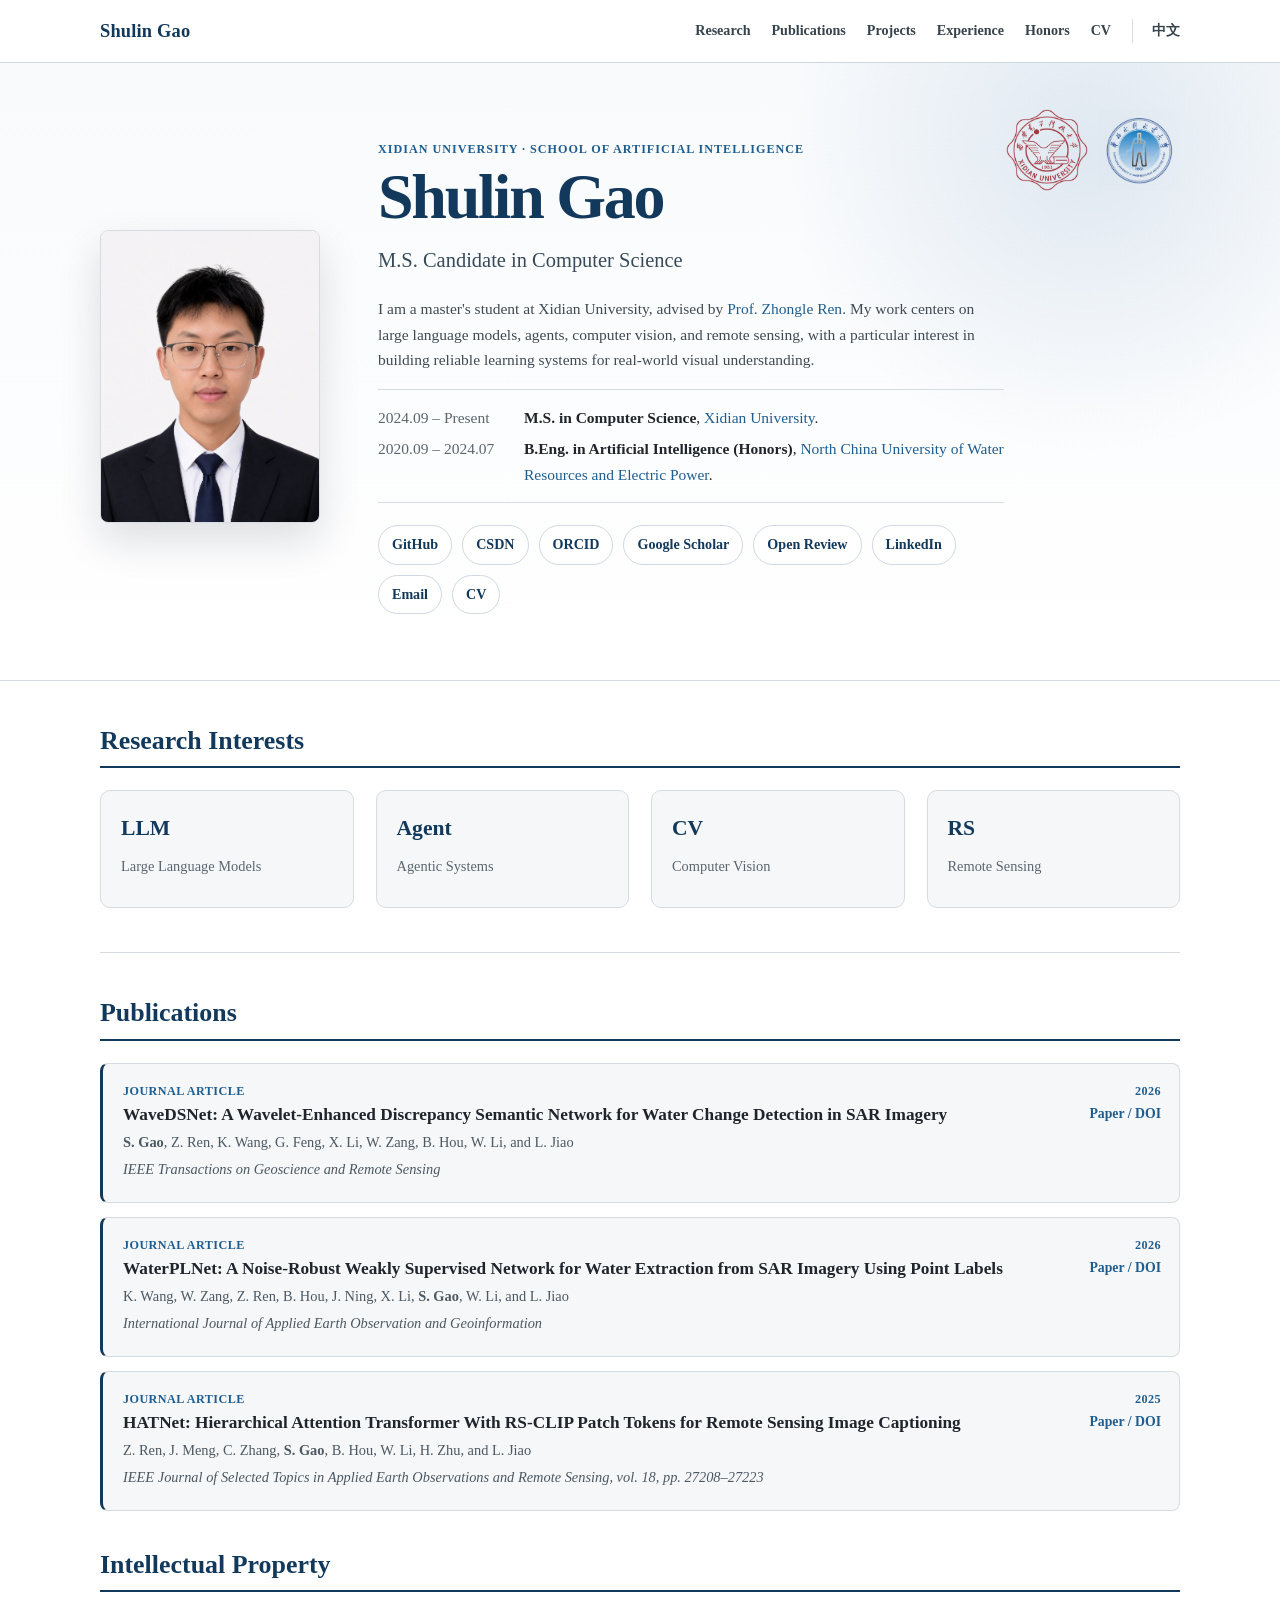
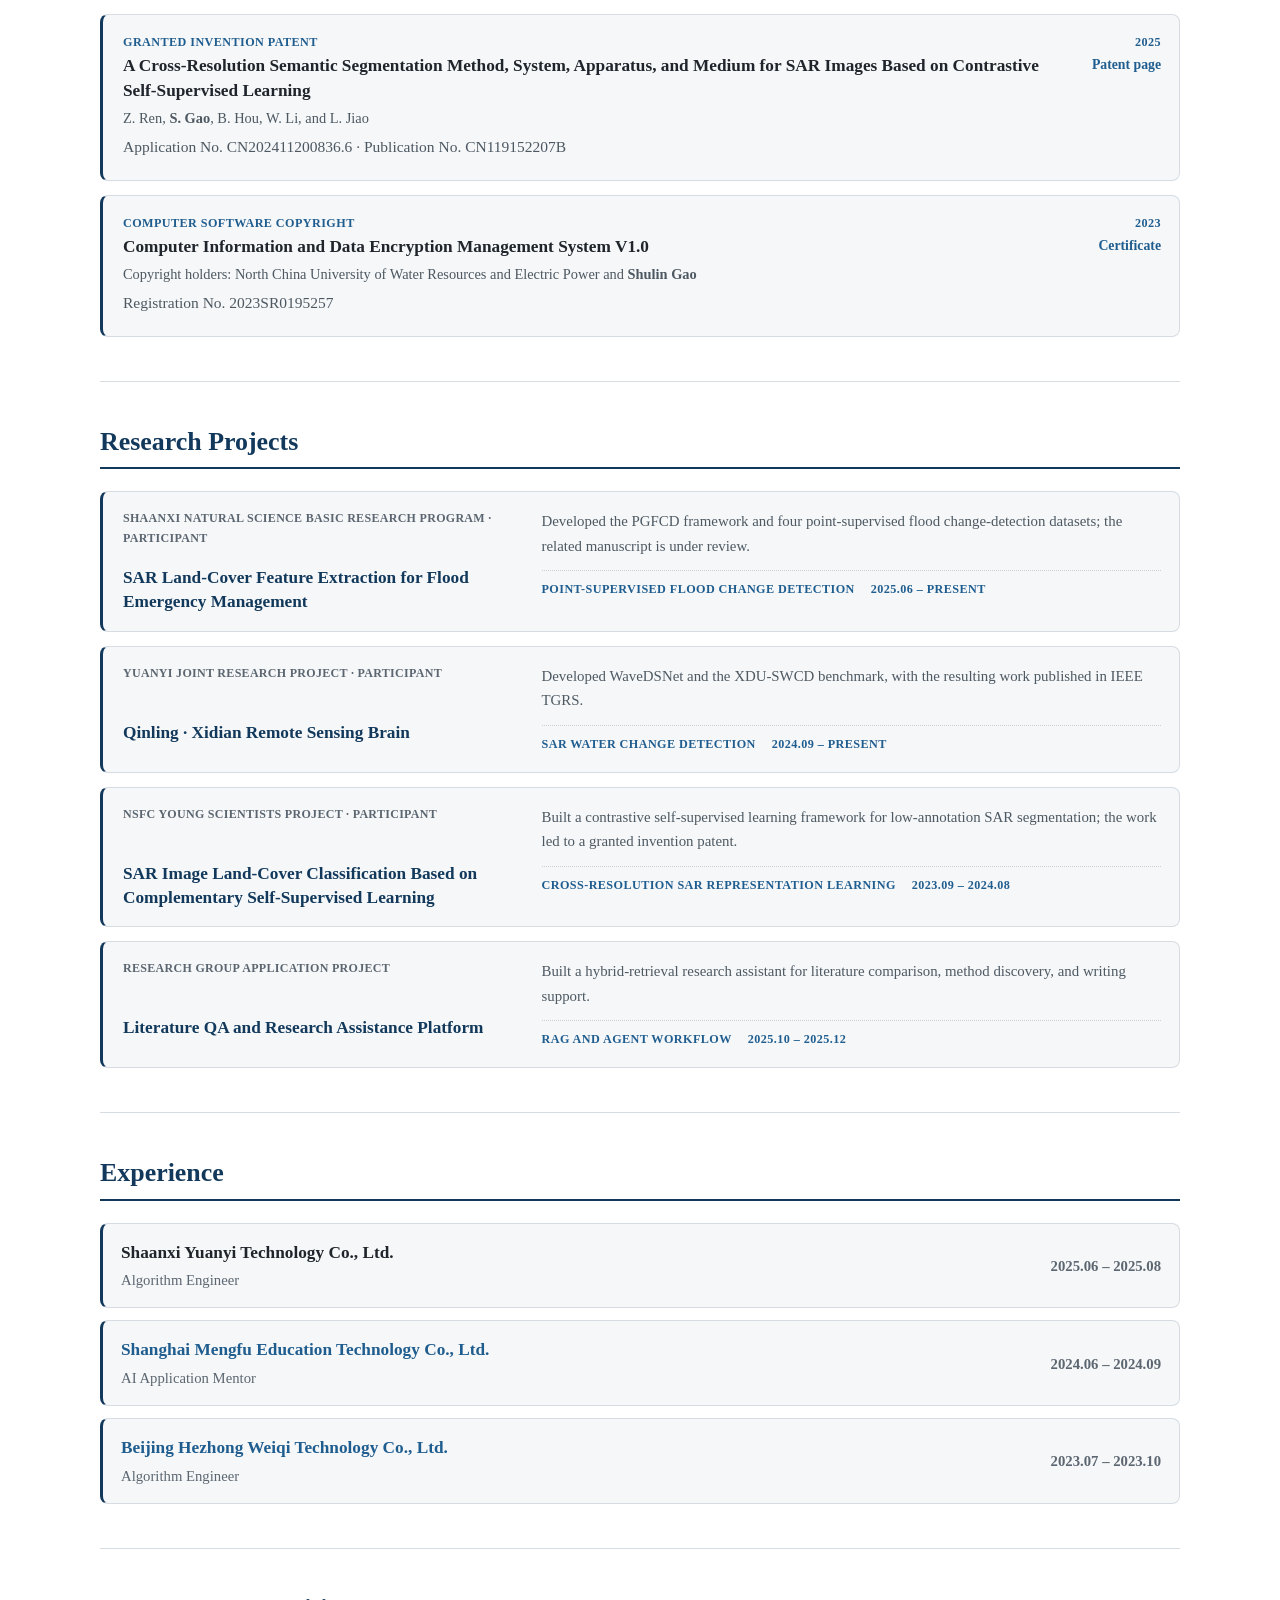
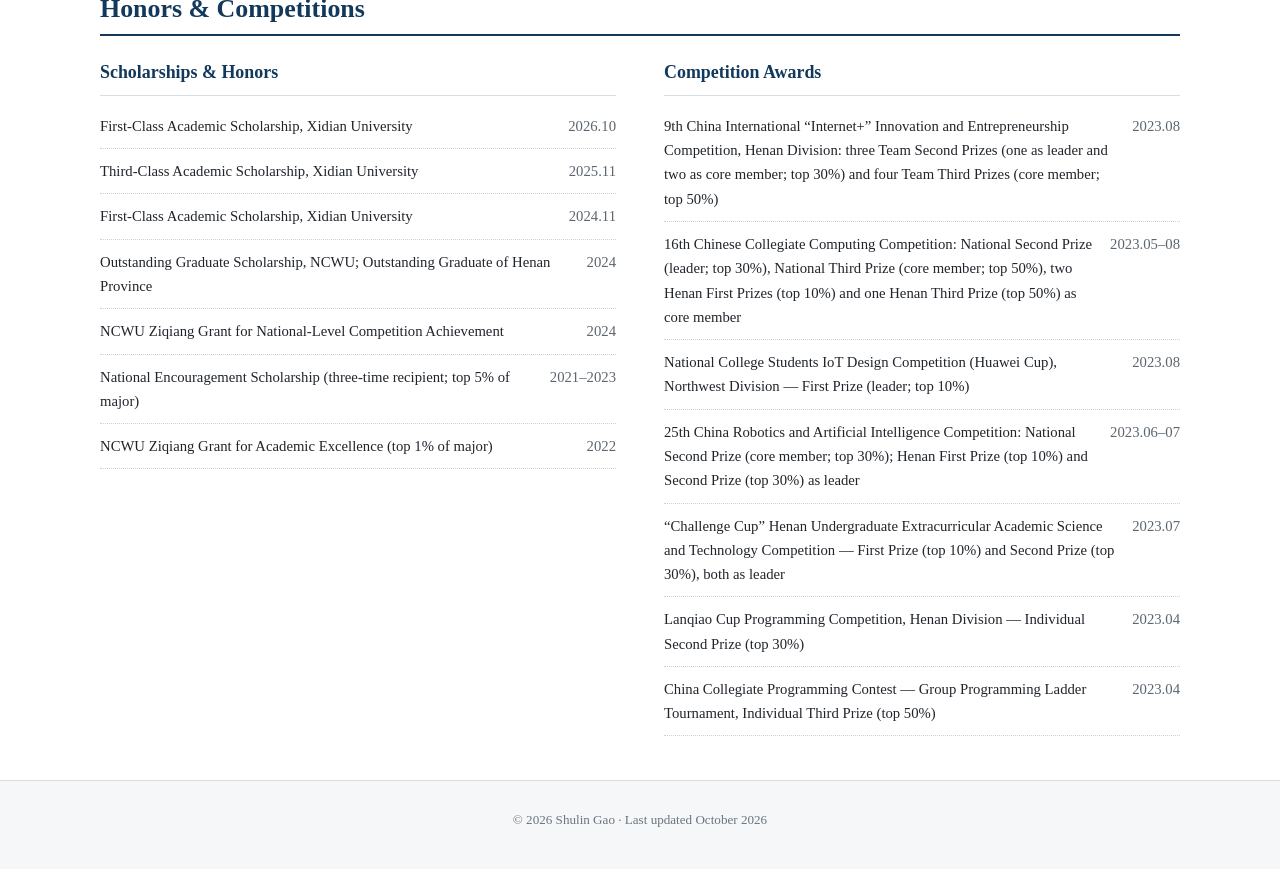
<file: index.html>
<!doctype html>
<html lang="en">
<head>
  <meta charset="utf-8">
  <meta name="viewport" content="width=device-width, initial-scale=1">
  <meta name="description" content="Shulin Gao - research in large language models, agents, computer vision, and remote sensing.">
  <title>Shulin Gao | Xidian University</title>
  <link rel="stylesheet" href="styles.css">
</head>
<body>
  <a class="skip-link" href="#main">Skip to content</a>

  <header class="site-header">
    <nav class="nav" aria-label="Primary navigation">
      <a class="brand" href="#top">Shulin Gao</a>
      <div class="nav-links">
        <a href="#research">Research</a>
        <a href="#publications">Publications</a>
        <a href="#projects">Projects</a>
        <a href="#experience">Experience</a>
        <a href="#honors">Honors</a>
        <a href="data/GSL/CV-CN.pdf">CV</a>
        <a class="language-link" href="index-CN.html" lang="zh-CN">中文</a>
      </div>
    </nav>
  </header>

  <section class="hero" id="top">
    <div class="hero-inner">
      <img class="portrait" src="data/GSL/4.png" alt="Portrait of Shulin Gao">
      <div class="university-marks" aria-label="University emblems">
        <img class="university-mark" src="data/GSL/XDU.jpg" alt="Emblem of Xidian University">
        <img class="university-mark" src="data/GSL/NCWU.jpg" alt="Emblem of North China University of Water Resources and Electric Power">
      </div>
      <div class="hero-copy">
        <p class="eyebrow">Xidian University · School of Artificial Intelligence</p>
        <h1>Shulin Gao</h1>
        <p class="role">M.S. Candidate in Computer Science</p>
        <p class="bio">
          I am a master's student at Xidian University, advised by
          <a href="https://faculty.xidian.edu.cn/renzhongle/en/index.htm" target="_blank" rel="noopener">Prof. Zhongle Ren</a>.
          My work centers on large language models, agents, computer vision, and remote sensing,
          with a particular interest in building reliable learning systems for real-world visual understanding.
        </p>
        <div class="education-summary" aria-label="Education">
          <div class="education-row">
            <span class="education-date">2024.09 – Present</span>
            <span><strong>M.S. in Computer Science</strong>, <a href="https://www.xidian.edu.cn/" target="_blank" rel="noopener">Xidian University</a>.</span>
          </div>
          <div class="education-row">
            <span class="education-date">2020.09 – 2024.07</span>
            <span><strong>B.Eng. in Artificial Intelligence (Honors)</strong>, <a href="https://www.ncwu.edu.cn/" target="_blank" rel="noopener">North China University of Water Resources and Electric Power</a>.</span>
          </div>
        </div>
        <div class="profile-links" aria-label="Profiles and contact">
          <a href="https://github.com/gosling123456" target="_blank" rel="noopener">GitHub</a>
          <a href="https://blog.csdn.net/qq_54932411" target="_blank" rel="noopener">CSDN</a>
          <a href="https://orcid.org/0009-0003-9787-9495" target="_blank" rel="noopener">ORCID</a>
          <a href="https://scholar.google.com/citations?user=Y2jieVoAAAAJ&amp;hl=ja" target="_blank" rel="noopener">Google Scholar</a>
          <a href="https://openreview.net/profile?id=%7EShulin_Gao1" target="_blank" rel="noopener">Open Review</a>
          <a href="https://www.linkedin.com/in/shulin-gao-139823401/" target="_blank" rel="noopener">LinkedIn</a>
          <a href="mailto:gaoshulin123456@gmail.com">Email</a>
          <a href="data/GSL/CV-CN.pdf">CV</a>
        </div>
      </div>
    </div>
  </section>

  <main id="main">
    <section class="section" id="research">
      <div class="section-heading">
        <span class="section-index">01 / Focus</span>
        <div>
          <h2>Research Interests</h2>
          <p class="section-intro">Four connected areas that shape my current research and engineering work.</p>
        </div>
      </div>
      <div class="content-offset interest-grid">
        <div class="interest-card"><strong>LLM</strong><span>Large Language Models</span></div>
        <div class="interest-card"><strong>Agent</strong><span>Agentic Systems</span></div>
        <div class="interest-card"><strong>CV</strong><span>Computer Vision</span></div>
        <div class="interest-card"><strong>RS</strong><span>Remote Sensing</span></div>
      </div>
    </section>

    <section class="section" id="publications">
      <div class="section-heading">
        <span class="section-index">02 / Work</span>
        <div>
          <h2>Publications</h2>
          <p class="section-intro">Peer-reviewed publications listed on my Google Scholar profile.</p>
        </div>
      </div>
      <div class="content-offset item-list">
        <article class="item">
          <div class="item-meta"><span>Journal Article</span><time datetime="2026">2026</time></div>
          <h3>WaveDSNet: A Wavelet-Enhanced Discrepancy Semantic Network for Water Change Detection in SAR Imagery</h3>
          <p class="authors"><strong>S. Gao</strong>, Z. Ren, K. Wang, G. Feng, X. Li, W. Zang, B. Hou, W. Li, and L. Jiao</p>
          <p class="venue">IEEE Transactions on Geoscience and Remote Sensing</p>
          <p class="paper-links"><a href="https://doi.org/10.1109/TGRS.2026.3736079" target="_blank" rel="noopener">Paper / DOI</a></p>
          <!-- <p class="paper-links"><a href="data/GSL/paper/WaveDSNet.pdf" target="_blank" rel="noopener">PDF</a></p> -->
        </article>
        <article class="item">
          <div class="item-meta"><span>Journal Article</span><time datetime="2026">2026</time></div>
          <h3>WaterPLNet: A Noise-Robust Weakly Supervised Network for Water Extraction from SAR Imagery Using Point Labels</h3>
          <p class="authors">K. Wang, W. Zang, Z. Ren, B. Hou, J. Ning, X. Li, <strong>S. Gao</strong>, W. Li, and L. Jiao</p>
          <p class="venue">International Journal of Applied Earth Observation and Geoinformation</p>
          <p class="paper-links"><a href="https://doi.org/10.1016/j.jag.2026.105441" target="_blank" rel="noopener">Paper / DOI</a></p>
        </article>
        <article class="item">
          <div class="item-meta"><span>Journal Article</span><time datetime="2025">2025</time></div>
          <h3>HATNet: Hierarchical Attention Transformer With RS-CLIP Patch Tokens for Remote Sensing Image Captioning</h3>
          <p class="authors">Z. Ren, J. Meng, C. Zhang, <strong>S. Gao</strong>, B. Hou, W. Li, H. Zhu, and L. Jiao</p>
          <p class="venue">IEEE Journal of Selected Topics in Applied Earth Observations and Remote Sensing, vol. 18, pp. 27208–27223</p>
          <p class="paper-links"><a href="https://doi.org/10.1109/JSTARS.2025.3624411" target="_blank" rel="noopener">Paper / DOI</a></p>
        </article>
      </div>

      <div class="section-heading section-heading-spaced" id="intellectual-property">
        <span class="section-index">IP</span>
        <div><h2>Intellectual Property</h2></div>
      </div>
      <div class="content-offset ip-list">
        <article class="item">
          <div class="item-meta"><span>Granted Invention Patent</span><time datetime="2025">2025</time></div>
          <h3>A Cross-Resolution Semantic Segmentation Method, System, Apparatus, and Medium for SAR Images Based on Contrastive Self-Supervised Learning</h3>
          <p class="authors">Z. Ren, <strong>S. Gao</strong>, B. Hou, W. Li, and L. Jiao</p>
          <p>Application No. CN202411200836.6 · Publication No. CN119152207B</p>
          <p class="paper-links">
            <a href="https://patents.google.com/patent/CN119152207B/en" target="_blank" rel="noopener">Patent page</a>
            <!-- <a href="data/GSL/202411200836.6受理.pdf">Application document</a> -->
          </p>
        </article>
        <article class="item">
          <div class="item-meta"><span>Computer Software Copyright</span><time datetime="2023">2023</time></div>
          <h3>Computer Information and Data Encryption Management System V1.0</h3>
          <p class="authors">Copyright holders: North China University of Water Resources and Electric Power and <strong>Shulin Gao</strong></p>
          <p>Registration No. 2023SR0195257</p>
          <p class="paper-links"><a href="data/GSL/2022软著.pdf">Certificate</a></p>
        </article>
      </div>
    </section>

    <section class="section" id="projects">
      <div class="section-heading">
        <span class="section-index">03 / Selected</span>
        <div>
          <h2>Research Projects</h2>
          <p class="section-intro">A concise selection from my CV, focused on the research question and resulting output.</p>
        </div>
      </div>
      <div class="content-offset project-grid">
        <article class="project-card">
          <span class="project-type">Shaanxi Natural Science Basic Research Program · Participant</span>
          <h3>SAR Land-Cover Feature Extraction for Flood Emergency Management</h3>
          <div class="item-meta"><span>Point-supervised flood change detection</span><time>2025.06 – Present</time></div>
          <p>Developed the PGFCD framework and four point-supervised flood change-detection datasets; the related manuscript is under review.</p>
        </article>
        <article class="project-card">
          <span class="project-type">Yuanyi Joint Research Project · Participant</span>
          <h3>Qinling · Xidian Remote Sensing Brain</h3>
          <div class="item-meta"><span>SAR water change detection</span><time>2024.09 – Present</time></div>
          <p>Developed WaveDSNet and the XDU-SWCD benchmark, with the resulting work published in IEEE TGRS.</p>
        </article>
        <article class="project-card">
          <span class="project-type">NSFC Young Scientists Project · Participant</span>
          <h3>SAR Image Land-Cover Classification Based on Complementary Self-Supervised Learning</h3>
          <div class="item-meta"><span>Cross-resolution SAR representation learning</span><time>2023.09 – 2024.08</time></div>
          <p>Built a contrastive self-supervised learning framework for low-annotation SAR segmentation; the work led to a granted invention patent.</p>
        </article>
        <article class="project-card">
          <span class="project-type">Research Group Application Project</span>
          <h3>Literature QA and Research Assistance Platform</h3>
          <div class="item-meta"><span>RAG and agent workflow</span><time>2025.10 – 2025.12</time></div>
          <p>Built a hybrid-retrieval research assistant for literature comparison, method discovery, and writing support.</p>
        </article>
      </div>
    </section>

    <section class="section" id="experience">
      <div class="section-heading">
        <span class="section-index">04 / Industry</span>
        <div>
          <h2>Experience</h2>
          <p class="section-intro">Industry experience is intentionally kept brief: company, role, and dates.</p>
        </div>
      </div>
      <div class="content-offset experience-list">
        <!-- <article class="experience-row">
          <div>
            <h3><a href="https://corporate.jd.com/" target="_blank" rel="noopener">JD.com</a></h3>
            <p>Large Language Model Application Algorithm Engineer</p>
          </div>
          <time datetime="2026-06">2026.06 – 2026.08</time>
        </article> -->
        <!-- <article class="experience-row">
          <div>
            <h3><a href="https://www.zte.com.cn/global/" target="_blank" rel="noopener">ZTE Corporation</a></h3>
            <p>AI Algorithm Engineer</p>
          </div>
          <time datetime="2026-03">2026.03 – 2026.05</time>
        </article> -->
        <article class="experience-row">
          <div>
            <h3>Shaanxi Yuanyi Technology Co., Ltd.</h3>
            <p>Algorithm Engineer</p>
          </div>
          <time datetime="2025-06">2025.06 – 2025.08</time>
        </article>
        <article class="experience-row">
          <div>
            <h3><a href="http://www.mfeducation.cn/" target="_blank" rel="noopener">Shanghai Mengfu Education Technology Co., Ltd.</a></h3>
            <p>AI Application Mentor</p>
          </div>
          <time datetime="2024-06">2024.06 – 2024.09</time>
        </article>
        <article class="experience-row">
          <div>
            <h3><a href="https://www.bjhzwq.com/" target="_blank" rel="noopener">Beijing Hezhong Weiqi Technology Co., Ltd.</a></h3>
            <p>Algorithm Engineer</p>
          </div>
          <time datetime="2023-07">2023.07 – 2023.10</time>
        </article>
      </div>
    </section>

    <section class="section" id="honors">
      <div class="section-heading">
        <span class="section-index">05 / Recognition</span>
        <div>
          <h2>Honors &amp; Competitions</h2>
          <p class="section-intro">Academic scholarships, honors, and competition awards.</p>
        </div>
      </div>
      <div class="content-offset columns">
        <div>
          <h3 class="subsection-title">Scholarships &amp; Honors</h3>
          <ul class="compact-list">
            <li><span>First-Class Academic Scholarship, Xidian University</span><time>2026.10</time></li>
            <li><span>Third-Class Academic Scholarship, Xidian University</span><time>2025.11</time></li>
            <li><span>First-Class Academic Scholarship, Xidian University</span><time>2024.11</time></li>
            <li><span>Outstanding Graduate Scholarship, NCWU; Outstanding Graduate of Henan Province</span><time>2024</time></li>
            <li><span>NCWU Ziqiang Grant for National-Level Competition Achievement</span><time>2024</time></li>
            <li><span>National Encouragement Scholarship (three-time recipient; top 5% of major)</span><time>2021–2023</time></li>
            <li><span>NCWU Ziqiang Grant for Academic Excellence (top 1% of major)</span><time>2022</time></li>
          </ul>
        </div>
        <div>
          <h3 class="subsection-title">Competition Awards</h3>
          <ul class="compact-list">
            <li><span>9th China International “Internet+” Innovation and Entrepreneurship Competition, Henan Division: three Team Second Prizes (one as leader and two as core member; top 30%) and four Team Third Prizes (core member; top 50%)</span><time>2023.08</time></li>
            <li><span>16th Chinese Collegiate Computing Competition: National Second Prize (leader; top 30%), National Third Prize (core member; top 50%), two Henan First Prizes (top 10%) and one Henan Third Prize (top 50%) as core member</span><time>2023.05–08</time></li>
            <li><span>National College Students IoT Design Competition (Huawei Cup), Northwest Division — First Prize (leader; top 10%)</span><time>2023.08</time></li>
            <li><span>25th China Robotics and Artificial Intelligence Competition: National Second Prize (core member; top 30%); Henan First Prize (top 10%) and Second Prize (top 30%) as leader</span><time>2023.06–07</time></li>
            <li><span>“Challenge Cup” Henan Undergraduate Extracurricular Academic Science and Technology Competition — First Prize (top 10%) and Second Prize (top 30%), both as leader</span><time>2023.07</time></li>
            <li><span>Lanqiao Cup Programming Competition, Henan Division — Individual Second Prize (top 30%)</span><time>2023.04</time></li>
            <li><span>China Collegiate Programming Contest — Group Programming Ladder Tournament, Individual Third Prize (top 50%)</span><time>2023.04</time></li>
          </ul>
        </div>
      </div>
    </section>
  </main>

  <footer>
    © 2026 Shulin Gao · Last updated October 2026
  </footer>
</body>
</html>
</file>
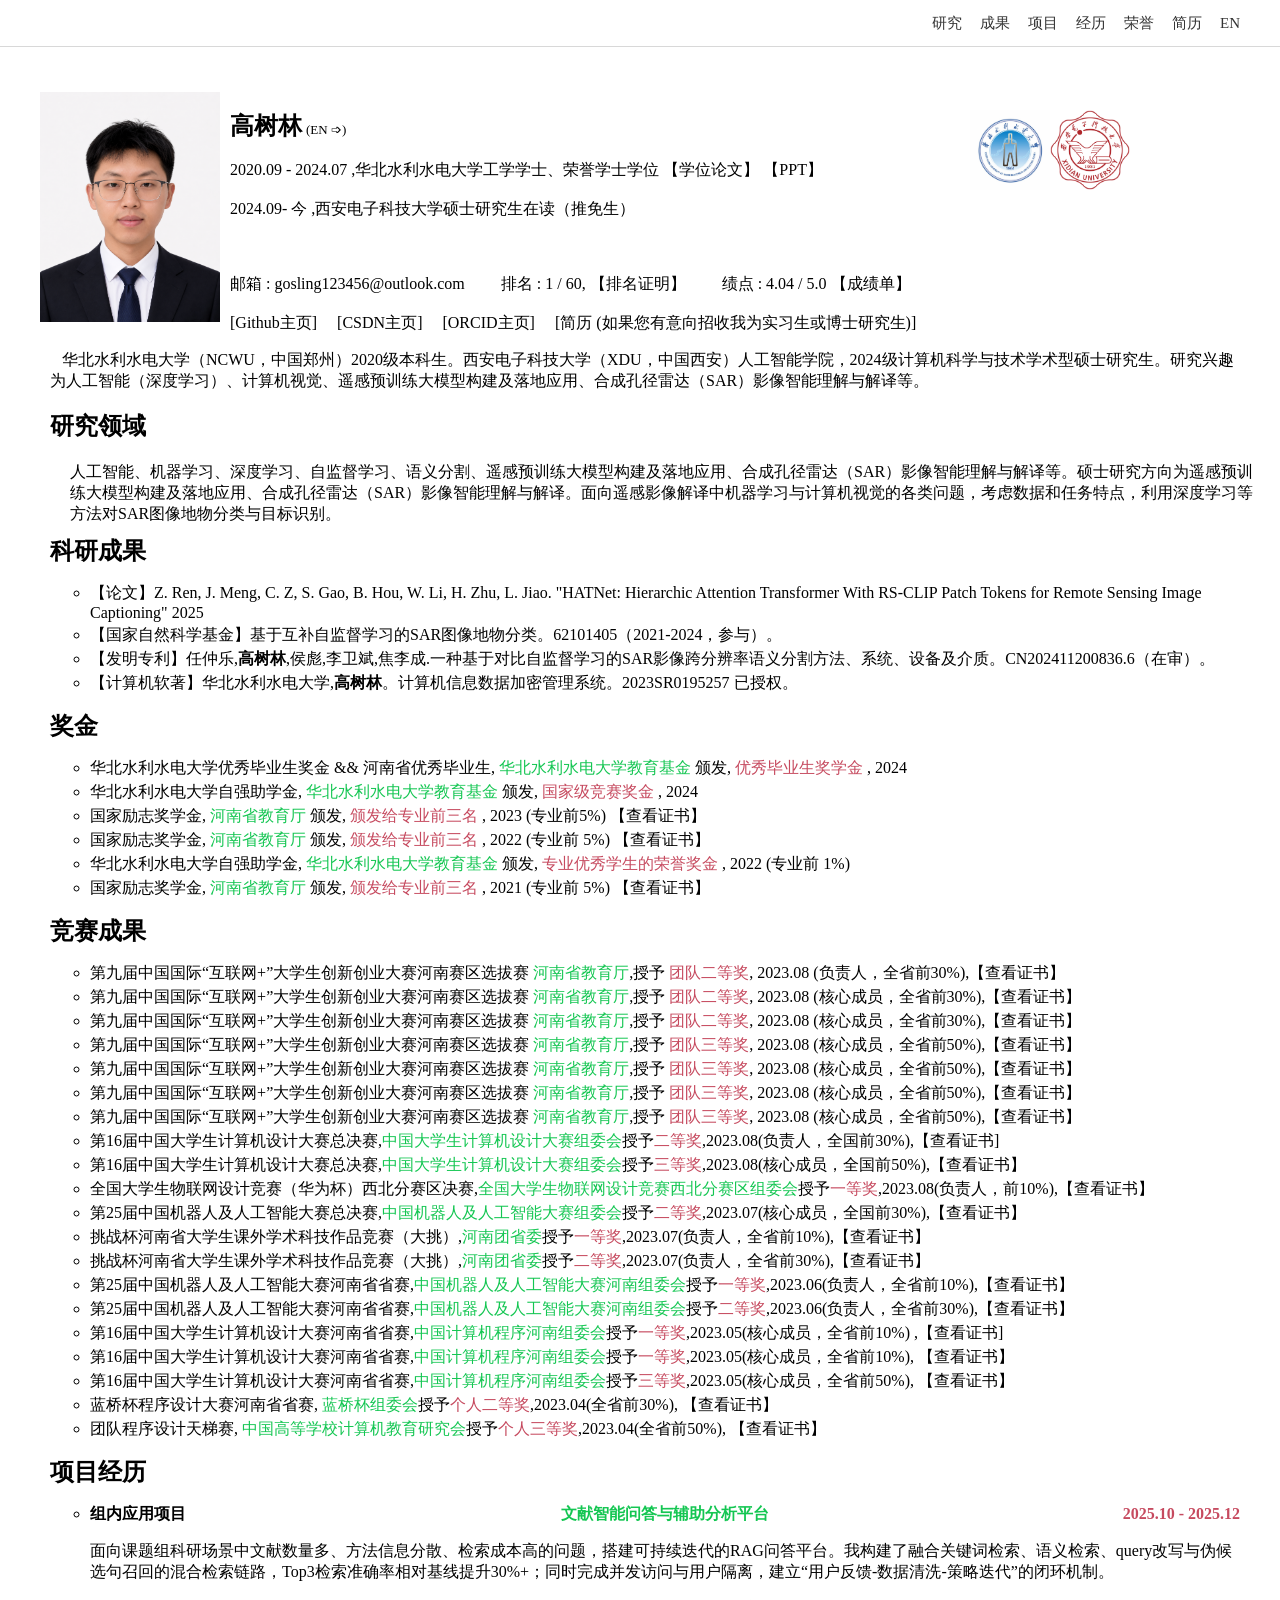
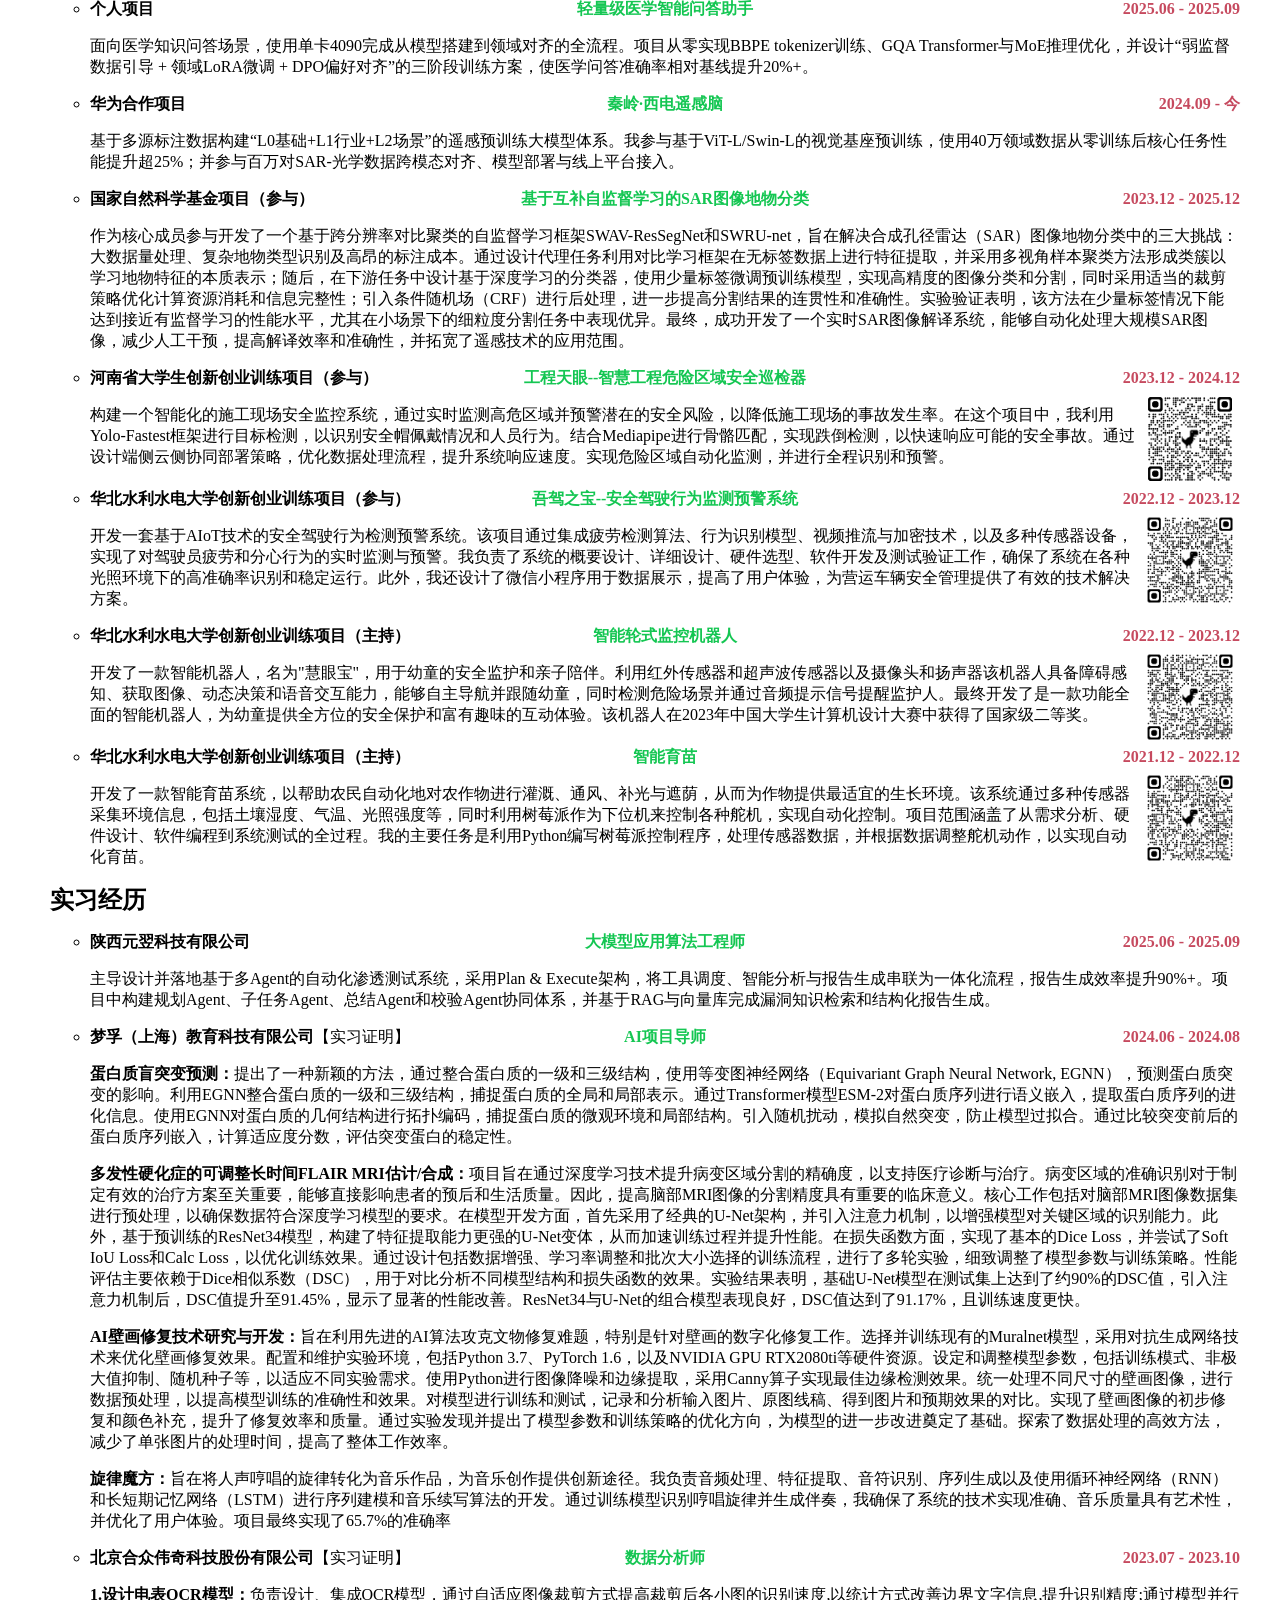
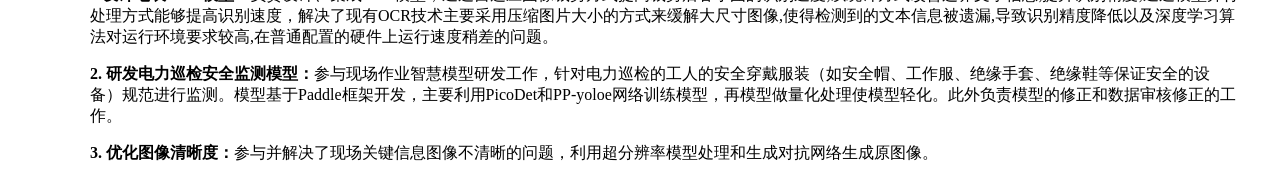
<file: index-CN-old.html>
<html>

<head>
    <meta charset="UTF-8">
    <meta name="viewport" content="width=device-width, initial-scale=1.0">
    <title>高树林</title>
    <style>
        body {
            text-align: center;
            font-family: "楷体", Palatino, serif; /* 也包括 Palatino Linotype */
            position: relative;
            user-select: none; /* 禁止文本选择 */
            padding-top: 54px;
        }

        a {
            text-decoration: none;
            position: relative;
            z-index: 1; /* 确保链接在上层 */
            color: inherit; /* 继承父元素的颜色 */
        }

        a:hover {
            color: #F00; /* 悬停时的颜色 */
        }

        li {
            margin-top: 3px; /* 列表项之间的间距 */
        }

        .overlay {
            position: absolute;
            top: 0;
            left: 0;
            width: 100%;
            height: 100%;
            background-color: rgba(255, 255, 255, 0); /* 半透明效果 */
            pointer-events: none; /* 允许点击链接 */
        }

        .site-nav {
            position: fixed;
            top: 0;
            left: 0;
            right: 0;
            height: 46px;
            z-index: 99;
            background: rgba(255, 255, 255, 0.94);
            border-bottom: 1px solid #d8d8d8;
            backdrop-filter: blur(8px);
            font-family: "Times New Roman", "楷体", serif;
        }

        .site-nav-inner {
            width: 1200px;
            height: 46px;
            margin: 0 auto;
            display: flex;
            align-items: center;
            justify-content: flex-end;
            gap: 18px;
            font-size: 15px;
        }

        .site-nav a {
            color: #333;
            border-bottom: none;
        }

        .site-nav a:hover {
            color: #8b0000;
        }

        .entry-line {
            display: grid;
            grid-template-columns: 1fr minmax(300px, 1.1fr) 1fr;
            align-items: baseline;
            column-gap: 16px;
            width: 100%;
        }

        .entry-left {
            text-align: left;
        }

        .entry-title {
            text-align: center;
        }

        .entry-date {
            text-align: right;
            white-space: nowrap;
        }

        @media (max-width: 1240px) {
            .site-nav-inner {
                width: auto;
                padding: 0 16px;
                justify-content: center;
                flex-wrap: wrap;
                gap: 10px 14px;
            }

            body {
                padding-top: 68px;
            }

            .entry-line {
                grid-template-columns: 1fr;
                row-gap: 2px;
            }

            .entry-title,
            .entry-date {
                text-align: left;
            }
        }
    </style>
</head>

<body>
    <div class="site-nav">
        <div class="site-nav-inner">
            <a href="#research">研究</a>
            <a href="#achievement">成果</a>
            <a href="#projects">项目</a>
            <a href="#internship">经历</a>
            <a href="#honors">荣誉</a>
            <a href="data/GSL/CV-CN.pdf">简历</a>
            <a href="./index.html"><font face="Times New Roman">EN</font></a>
        </div>
    </div>
    <div align="center">
        <div style="width:1200px; height:auto; padding-top: 30px;">
            <div style="float: left;">
                <a href="https://gosling123456.github.io/index-CN.html" target="_blank">
                    <img src="data/GSL/4.png" height="230px" width="180px" />
                </a>
            </div>
            <div style="width:900px; height:240px; padding-left: 10px; float: left; text-align: left;">
                <br />
                <font size="5px"><b>高树林</b></font>
                <font size="2px"> <a href="https://gosling123456.github.io/"><font face="Times New Roman">(EN ➩)</font></a></font>
<!--                <a href="https://www.stanford.edu/" target="_blank">-->
<!--                        <img src="./data/GSL/stanford.jpg" alt="斯坦福校徽" style="width:80px; height:80px; float:right;">-->
<!--                    </a>-->
                <a href="https://www.xidian.edu.cn/" target="_blank">
                        <img src="./data/GSL/XDU.jpg" alt="西电校徽" style="width:80px; height:80px; float:right;">
                    </a>
                <a href="https://www.ncwu.edu.cn" target="_blank">
                        <img src="./data/GSL/NCWU.jpg" alt="华水校徽" style="width:80px; height:80px; float:right;">
                    </a>

                <br />
                <br />
                <font face="Times New Roman">2020.09 - 2024.07</font> ,华北水利水电大学工学学士、荣誉学士学位 <a href="./data/GSL/Undergraduate.pdf">【学位论文】</a> <a href="./data/GSL/PPT_基于跨分辨率对比聚类视觉特征学习的SAR地物分类答辩PPT.pptx">【<font face="Times New Roman">PPT</font>】</a>
<!--                 <a href="https://www2.ncwu.edu.cn/xingong/info/1026/2267.htm">【导师：杨阳蕊博士】</a>-->
                <br />
                <br />

                <font face="Times New Roman">2024.09- </font>今 ,西安电子科技大学硕士研究生在读（推免生）
                <br />
                <br />
                <br />
                <br />


                邮箱<font face="Times New Roman">&nbsp: gosling123456@outlook.com</font>  &nbsp &nbsp &nbsp &nbsp
<!--                <br />-->
                排名<font face="Times New Roman">&nbsp: 1 / 60</font>, <a href="./data/GSL/RANK.pdf">【排名证明】</a>  &nbsp &nbsp &nbsp &nbsp
<!--                <br />-->
                绩点<font face="Times New Roman"> : 4.04 / 5.0</font> <a href="data/GPA.pdf">【成绩单】</a>
<!--                <font size="2px"> <a href="data/GPA.pdf">【成绩单】</a></font>-->


                <br />
                <br />

                <a href="https://github.com/gosling123456">[<font face="Times New Roman">Github</font>主页]</font></a>  &nbsp &nbsp   <a href="https://blog.csdn.net/qq_54932411">[<font face="Times New Roman">CSDN</font>主页</font>]</a> &nbsp &nbsp <a href="https://orcid.org/0009-0003-9787-9495">[<font face="Times New Roman">ORCID</font>主页</font>]</a> &nbsp <a href="data/GSL/CV-CN.pdf"> &nbsp [简历 (如果您有意向招收我为实习生或博士研究生)]</a>  &nbsp &nbsp &nbsp &nbsp </a>
            </div>
        </div>

        <!-- border:1px solid #113322; -->
        <div id="research" style="width:1200px; height:auto; padding-top: 10px;">

            <div style="width:1190px; height:auto; float: left; text-align: left; padding-left: 10px; ">
                <br />
                &nbsp &nbsp<a href="https://ncwu.edu.cn/">华北水利水电大学</a>（<a href="https://ncwu.edu.cn/"><font face="Times New Roman">NCWU</font></a>，中国郑州）<font face="Times New Roman">2020</font>级本科生。<a href="https://www.xidian.edu.cn/">西安电子科技大学</a>（<a href="https://www.xidian.edu.cn/"><font face="Times New Roman">XDU</font></a>，中国西安）<a href="https://sai.xidian.edu.cn/">人工智能学院</a>，<font face="Times New Roman">2024</font>级计算机科学与技术学术型硕士研究生。研究兴趣为人工智能（深度学习）、计算机视觉、遥感预训练大模型构建及落地应用、合成孔径雷达（<font face="Times New Roman">SAR</font>）影像智能理解与解译等。
            </div>
        </div>
<!-- 研究领域 -->
        <div id="achievement" style="width:1200px; height:auto; padding-top: 10px;">
            <div style="width:800px; height:auto; float: left; text-align: left; padding-left: 10px;">
                <br />
                <font size="5px"><b>研究领域</b></font>
            </div>
            <div style="width:1190px; height:auto; float: left; text-align: left; padding-left: 30px; padding-top: 20px;">
                人工智能、机器学习、深度学习、自监督学习、语义分割、遥感预训练大模型构建及落地应用、合成孔径雷达（<font face="Times New Roman">SAR</font>）影像智能理解与解译等。硕士研究方向为遥感预训练大模型构建及落地应用、合成孔径雷达（<font face="Times New Roman">SAR</font>）影像智能理解与解译。面向遥感影像解译中机器学习与计算机视觉的各类问题，考虑数据和任务特点，利用深度学习等方法对<font face="Times New Roman">SAR</font>图像地物分类与目标识别。
            </div>
            <div style="width:1190px; height:auto; float: left; text-align: left; padding-left: 30px; padding-top: 10px;">
            </div>
        </div>
<!-- 科研成果 -->
        <div id="honors" style="width:1200px; height:auto; padding-top: 10px;">
            <div style="width:800px; height:auto; float: left; text-align: left; padding-left: 10px;">
                <font size="5px"><b>科研成果</b></font>
            </div>
            <div style="width:1190px; height:auto; float: left; text-align: left; padding-left: 10px;">
                <ul type="circle">
                    <li>  【论文】<font face="Times New Roman">Z. Ren, J. Meng, C. Z, S. Gao, B. Hou, W. Li, H. Zhu, L. Jiao. "HATNet: Hierarchic Attention Transformer With RS-CLIP Patch Tokens for Remote Sensing Image Captioning" 2025</font></li>
                    <li>  【国家自然科学基金】基于互补自监督学习的<font face="Times New Roman">SAR</font>图像地物分类。<font face="Times New Roman">62101405</font>（<font face="Times New Roman">2021-2024</font>，参与）。</li>
                    <li>  <a href="./data/GSL/202411200836.6受理.pdf">【发明专利】</a>任仲乐,<strong>高树林</strong>,侯彪,李卫斌,焦李成.一种基于对比自监督学习的<font face="Times New Roman">SAR</font>影像跨分辨率语义分割方法、系统、设备及介质。<font face="Times New Roman">CN202411200836.6</font>（在审）。</li>
                    <li>  <a href="./data/GSL/2022软著.pdf">【计算机软著】</a>华北水利水电大学,<strong>高树林</strong>。计算机信息数据加密管理系统。<font face="Times New Roman">2023SR0195257</font> 已授权。</li>

                </ul>
            </div>
        </div>
<!-- 获得的奖助学金 -->
        <div style="width:1200px; height:auto; padding-top: 10px;">
            <div style="width:800px; height:auto; float: left; text-align: left; padding-left: 10px;">
                <font size="5px"><b>奖金</b></font>
            </div>
            <div style="width:1190px; height:auto; float: left; text-align: left; padding-left: 10px;">
                <ul type="circle">
                    <li>  华北水利水电大学优秀毕业生奖金 <font face="Times New Roman">&&</font> 河南省优秀毕业生, <i><font color="#14C652" style="font-style: normal;"> 华北水利水电大学教育基金 </font></i>颁发, <i><font color="#C64A5F" style="font-style: normal;"> 优秀毕业生奖学金 </font></i>, <font face="Times New Roman">2024</font> <!--<a href="./data/奖项说明.pdf">【查看证书】</a></li>-->
                    <li>  华北水利水电大学自强助学金, <i><font color="#14C652" style="font-style: normal;"> 华北水利水电大学教育基金 </font></i>颁发, <i><font color="#C64A5F" style="font-style: normal;"> 国家级竞赛奖金 </font></i>, <font face="Times New Roman">2024</font> </li>
                    <li>  国家励志奖学金, <i><font color="#14C652" style="font-style: normal;"> 河南省教育厅 </font></i>颁发, <i><font color="#C64A5F" style="font-style: normal;"> 颁发给专业前三名 </font></i>, <font face="Times New Roman">2023</font> (专业前<font face="Times New Roman">5</font>%) <a href="./data/GSL/奖项说明.pdf">【查看证书】</a></li>
                    <li>  国家励志奖学金, <i><font color="#14C652" style="font-style: normal;"> 河南省教育厅 </font></i>颁发, <i><font color="#C64A5F" style="font-style: normal;"> 颁发给专业前三名 </font></i>, <font face="Times New Roman">2022</font> (专业前 <font face="Times New Roman">5</font>%) <a href="./data/GSL/2022国家励志.pdf">【查看证书】</a></li>
                    <li>  华北水利水电大学自强助学金, <i><font color="#14C652" style="font-style: normal;"> 华北水利水电大学教育基金 </font></i>颁发, <i><font color="#C64A5F" style="font-style: normal;"> 专业优秀学生的荣誉奖金 </font></i>, <font face="Times New Roman">2022</font> (专业前 <font face="Times New Roman">1</font>%)</li>
                    <li>  国家励志奖学金, <i><font color="#14C652" style="font-style: normal;"> 河南省教育厅 </font></i>颁发, <i><font color="#C64A5F" style="font-style: normal;"> 颁发给专业前三名 </font></i>, <font face="Times New Roman">2021</font> (专业前 <font face="Times New Roman">5</font>%) <a href="./data/GSL/2021国家励志.pdf">【查看证书】</a></li>
                </ul>
            </div>
        </div>
<!-- 获得的奖项 -->
        <div style="width:1200px; height:auto; padding-top: 10px;">
            <div style="width:800px; height:auto; float: left; text-align: left; padding-left: 10px;">
                <font size="5px"><b>竞赛成果</b></font>
            </div>
            <div style="width:1190px; height:auto; float: left; text-align: left; padding-left: 10px;">
                <ul type="circle">
<!--    2023年8月                -->
                    <li>  第九届中国国际“互联网+”大学生创新创业大赛河南赛区选拔赛 <i><font color="#14C652" style="font-style: normal;">河南省教育厅</font></i>,授予  <i><font color="#C64A5F" style="font-style: normal;">团队二等奖</font></i>, <font face="Times New Roman">2023.08</font> (负责人，全省前<font face="Times New Roman">30%</font>),<a href="./data/GSL/互联网+二等奖1.pdf">【查看证书】</a></li> </li>
                    <li>  第九届中国国际“互联网+”大学生创新创业大赛河南赛区选拔赛 <i><font color="#14C652" style="font-style: normal;">河南省教育厅</font></i>,授予  <i><font color="#C64A5F" style="font-style: normal;">团队二等奖</font></i>, <font face="Times New Roman">2023.08</font> (核心成员，全省前<font face="Times New Roman">30%</font>),<a href="./data/GSL/互联网+二等奖2.pdf">【查看证书】</a></li> </li>
                    <li>  第九届中国国际“互联网+”大学生创新创业大赛河南赛区选拔赛 <i><font color="#14C652" style="font-style: normal;">河南省教育厅</font></i>,授予  <i><font color="#C64A5F" style="font-style: normal;">团队二等奖</font></i>, <font face="Times New Roman">2023.08</font> (核心成员，全省前<font face="Times New Roman">30%</font>),<a href="./data/GSL/互联网+二等奖3.pdf">【查看证书】</a></li> </li>
                    <li>  第九届中国国际“互联网+”大学生创新创业大赛河南赛区选拔赛 <i><font color="#14C652" style="font-style: normal;">河南省教育厅</font></i>,授予  <i><font color="#C64A5F" style="font-style: normal;">团队三等奖</font></i>, <font face="Times New Roman">2023.08</font> (核心成员，全省前<font face="Times New Roman">50%</font>),<a href="./data/GSL/互联网+三等奖1.pdf">【查看证书】</a></li> </li>
                    <li>  第九届中国国际“互联网+”大学生创新创业大赛河南赛区选拔赛 <i><font color="#14C652" style="font-style: normal;">河南省教育厅</font></i>,授予  <i><font color="#C64A5F" style="font-style: normal;">团队三等奖</font></i>, <font face="Times New Roman">2023.08</font> (核心成员，全省前<font face="Times New Roman">50%</font>),<a href="./data/GSL/互联网+三等奖2.pdf">【查看证书】</a></li> </li>
                    <li>  第九届中国国际“互联网+”大学生创新创业大赛河南赛区选拔赛 <i><font color="#14C652" style="font-style: normal;">河南省教育厅</font></i>,授予  <i><font color="#C64A5F" style="font-style: normal;">团队三等奖</font></i>, <font face="Times New Roman">2023.08</font> (核心成员，全省前<font face="Times New Roman">50%</font>),<a href="./data/GSL/互联网+三等奖3.pdf">【查看证书】</a></li> </li>
                    <li>  第九届中国国际“互联网+”大学生创新创业大赛河南赛区选拔赛 <i><font color="#14C652" style="font-style: normal;">河南省教育厅</font></i>,授予  <i><font color="#C64A5F" style="font-style: normal;">团队三等奖</font></i>, <font face="Times New Roman">2023.08</font> (核心成员，全省前<font face="Times New Roman">50%</font>),<a href="./data/GSL/互联网+三等奖4.pdf">【查看证书】</a></li> </li>
                    <li>  第<font face="Times New Roman">16</font>届中国大学生计算机设计大赛总决赛,<i><font color="#14C652" style="font-style: normal;">中国大学生计算机设计大赛组委会</font></i>授予<i><font color="#C64A5F" style="font-style: normal;">二等奖</font></i>,<font face="Times New Roman">2023.08</font>(负责人，全国前<font face="Times New Roman">30%</font>),<a href="./data/GSL/中国计算机设计大赛国家级二等奖.pdf">【查看证书]</a></li>
                    <li>  第<font face="Times New Roman">16</font>届中国大学生计算机设计大赛总决赛,<i><font color="#14C652" style="font-style: normal;">中国大学生计算机设计大赛组委会</font></i>授予<i><font color="#C64A5F" style="font-style: normal;">三等奖</font></i>,<font face="Times New Roman">2023.08</font>(核心成员，全国前<font face="Times New Roman">50%</font>),<a href="./data/GSL/中国计算机设计大赛国家级三等奖.pdf">【查看证书】</a></li>
                    <li>  全国大学生物联网设计竞赛（华为杯）西北分赛区决赛,<i><font color="#14C652" style="font-style: normal;">全国大学生物联网设计竞赛西北分赛区组委会</font></i>授予<i><font color="#C64A5F" style="font-style: normal;">一等奖</font></i>,<font face="Times New Roman">2023.08</font>(负责人，前<font face="Times New Roman">10%</font>),<a href="./data/GSL/物联网大赛西北赛区一等奖.pdf">【查看证书】</a></li>
<!--    2023年7月                -->
                    <li>  第<font face="Times New Roman">25</font>届中国机器人及人工智能大赛总决赛,<i><font color="#14C652" style="font-style: normal;">中国机器人及人工智能大赛组委会</font></i>授予<i><font color="#C64A5F" style="font-style: normal;">二等奖</font></i>,<font face="Times New Roman">2023.07</font>(核心成员，全国前<font face="Times New Roman">30%</font>),<a href="./data/GSL/机器人及人工智能国家二等奖.pdf">【查看证书】</a></li>
                    <li>  挑战杯河南省大学生课外学术科技作品竞赛（大挑）,<i><font color="#14C652" style="font-style: normal;">河南团省委</font></i>授予<i><font color="#C64A5F" style="font-style: normal;">一等奖</font></i>,<font face="Times New Roman">2023.07</font>(负责人，全省前<font face="Times New Roman">10%</font>),<a href="./data/GSL/2023挑战杯省一.pdf">【查看证书】</a></li>
                    <li>  挑战杯河南省大学生课外学术科技作品竞赛（大挑）,<i><font color="#14C652" style="font-style: normal;">河南团省委</font></i>授予<i><font color="#C64A5F" style="font-style: normal;">二等奖</font></i>,<font face="Times New Roman">2023.07</font>(负责人，全省前<font face="Times New Roman">30%</font>),<a href="./data/GSL/2023挑战杯省二.pdf">【查看证书】</a></li>
<!--    2023年6月                 -->
                    <li>  第<font face="Times New Roman">25</font>届中国机器人及人工智能大赛河南省省赛,<i><font color="#14C652" style="font-style: normal;">中国机器人及人工智能大赛河南组委会</font></i>授予<i><font color="#C64A5F" style="font-style: normal;">一等奖</font></i>,<font face="Times New Roman">2023.06</font>(负责人，全省前<font face="Times New Roman">10%</font>),<a href="./data/GSL/中国机器人及人工智能大赛省一.pdf">【查看证书】</a></li>
                    <li>  第<font face="Times New Roman">25</font>届中国机器人及人工智能大赛河南省省赛,<i><font color="#14C652" style="font-style: normal;">中国机器人及人工智能大赛河南组委会</font></i>授予<i><font color="#C64A5F" style="font-style: normal;">二等奖</font></i>,<font face="Times New Roman">2023.06</font>(负责人，全省前<font face="Times New Roman">30%</font>),<a href="./data/GSL/中国机器人及人工智能大赛省二.pdf">【查看证书】</a></li>
<!--    2023年5月                -->
                    <li>  第<font face="Times New Roman">16</font>届中国大学生计算机设计大赛河南省省赛,<i><font color="#14C652" style="font-style: normal;">中国计算机程序河南组委会</font></i>授予<i><font color="#C64A5F" style="font-style: normal;">一等奖</font></i>,<font face="Times New Roman">2023.05</font>(核心成员，全省前<font face="Times New Roman">10%</font>) ,<a href="./data/GSL/计算机程序设计大赛一等奖1.pdf">【查看证书]</a></li>
                    <li>  第<font face="Times New Roman">16</font>届中国大学生计算机设计大赛河南省省赛,<i><font color="#14C652" style="font-style: normal;">中国计算机程序河南组委会</font></i>授予<i><font color="#C64A5F" style="font-style: normal;">一等奖</font></i>,<font face="Times New Roman">2023.05</font>(核心成员，全省前<font face="Times New Roman">10%</font>), <a href="./data/GSL/计算机程序设计大赛一等奖2.pdf">【查看证书】</a></li>
                    <li>  第<font face="Times New Roman">16</font>届中国大学生计算机设计大赛河南省省赛,<i><font color="#14C652" style="font-style: normal;">中国计算机程序河南组委会</font></i>授予<i><font color="#C64A5F" style="font-style: normal;">三等奖</font></i>,<font face="Times New Roman">2023.05</font>(核心成员，全省前<font face="Times New Roman">50%</font>), <a href="./data/GSL/计算机程序设计大赛三等奖.pdf">【查看证书】</a></li>
<!--    2023年4月                -->
                    <li>  蓝桥杯程序设计大赛河南省省赛, <i><font color="#14C652" style="font-style: normal;">蓝桥杯组委会</font></i>授予<i><font color="#C64A5F" style="font-style: normal;">个人二等奖</font></i>,<font face="Times New Roman">2023.04</font>(全省前<font face="Times New Roman">30%</font>), <a href="./data/GSL/蓝桥杯省二.pdf">【查看证书】</a></li>
                    <li>  团队程序设计天梯赛, <i><font color="#14C652" style="font-style: normal;">中国高等学校计算机教育研究会</font></i>授予<i><font color="#C64A5F" style="font-style: normal;">个人三等奖</font></i>,<font face="Times New Roman">2023.04</font>(全省前<font face="Times New Roman">50%</font>), <a href="./data/GSL/2023天梯赛.pdf">【查看证书】</a></li>
                </ul>
            </div>
        </div>

<!-- 项目成果 -->
      <div id="projects" style="width:1200px; height:auto; padding-top: 10px;">
            <div style="width:800px; height:auto; float: left; text-align: left; padding-left: 10px;">
                <font size="5px"><b>项目经历</b></font>
            </div>
            <div style="width:1190px; height:auto; float: left; text-align: left; padding-left: 10px;">
                <ul type="circle">
                    <li><div class="entry-line"><span class="entry-left"><strong>组内应用项目</strong></span><span class="entry-title"><strong><i><font color="#14C652" style="font-style: normal;">文献智能问答与辅助分析平台</font></i></strong></span><span class="entry-date"><i><strong><font color="#C64A5F" face="Times New Roman" style="font-style: normal;">2025.10 - 2025.12 </font></strong></i></span></div></li>
                    <p>面向课题组科研场景中文献数量多、方法信息分散、检索成本高的问题，搭建可持续迭代的<font face="Times New Roman">RAG</font>问答平台。我构建了融合关键词检索、语义检索、<font face="Times New Roman">query</font>改写与伪候选句召回的混合检索链路，<font face="Times New Roman">Top3</font>检索准确率相对基线提升<font face="Times New Roman">30%+</font>；同时完成并发访问与用户隔离，建立“用户反馈-数据清洗-策略迭代”的闭环机制。</p>

                    <li><div class="entry-line"><span class="entry-left"><strong>个人项目</strong></span><span class="entry-title"><strong><i><font color="#14C652" style="font-style: normal;">轻量级医学智能问答助手</font></i></strong></span><span class="entry-date"><i><strong><font color="#C64A5F" face="Times New Roman" style="font-style: normal;">2025.06 - 2025.09 </font></strong></i></span></div></li>
                    <p>面向医学知识问答场景，使用单卡<font face="Times New Roman">4090</font>完成从模型搭建到领域对齐的全流程。项目从零实现<font face="Times New Roman">BBPE tokenizer</font>训练、<font face="Times New Roman">GQA Transformer</font>与<font face="Times New Roman">MoE</font>推理优化，并设计“弱监督数据引导 + 领域<font face="Times New Roman">LoRA</font>微调 + <font face="Times New Roman">DPO</font>偏好对齐”的三阶段训练方案，使医学问答准确率相对基线提升<font face="Times New Roman">20%+</font>。</p>

                    <li><div class="entry-line"><span class="entry-left"><strong>华为合作项目</strong></span><span class="entry-title"><strong><i><font color="#14C652" style="font-style: normal;">秦岭·西电遥感脑</font></i></strong></span><span class="entry-date"><i><strong><font color="#C64A5F" face="Times New Roman" style="font-style: normal;">2024.09 - 今 </font></strong></i></span></div></li>
                    <p>基于多源标注数据构建“<font face="Times New Roman">L0</font>基础+<font face="Times New Roman">L1</font>行业+<font face="Times New Roman">L2</font>场景”的遥感预训练大模型体系。我参与基于<font face="Times New Roman">ViT-L/Swin-L</font>的视觉基座预训练，使用<font face="Times New Roman">40</font>万领域数据从零训练后核心任务性能提升超<font face="Times New Roman">25%</font>；并参与百万对<font face="Times New Roman">SAR</font>-光学数据跨模态对齐、模型部署与线上平台接入。</p>

                    <li><div class="entry-line"><span class="entry-left"><strong>国家自然科学基金项目（参与）</strong></span><span class="entry-title"><strong><i><font color="#14C652" style="font-style: normal;">基于互补自监督学习的<font face="Times New Roman">SAR</font>图像地物分类</font></i></strong></span><span class="entry-date"><i><strong><font color="#C64A5F" face="Times New Roman" style="font-style: normal;">2023.12 - 2025.12 </font></strong></i></span></div></li>

                    <p>作为核心成员参与开发了一个基于跨分辨率对比聚类的自监督学习框架<font face="Times New Roman">SWAV-ResSegNet</font>和<font face="Times New Roman">SWRU-net</font>，旨在解决合成孔径雷达（<font face="Times New Roman">SAR</font>）图像地物分类中的三大挑战：大数据量处理、复杂地物类型识别及高昂的标注成本。通过设计代理任务利用对比学习框架在无标签数据上进行特征提取，并采用多视角样本聚类方法形成类簇以学习地物特征的本质表示；随后，在下游任务中设计基于深度学习的分类器，使用少量标签微调预训练模型，实现高精度的图像分类和分割，同时采用适当的裁剪策略优化计算资源消耗和信息完整性；引入条件随机场（<font face="Times New Roman">CRF</font>）进行后处理，进一步提高分割结果的连贯性和准确性。实验验证表明，该方法在少量标签情况下能达到接近有监督学习的性能水平，尤其在小场景下的细粒度分割任务中表现优异。最终，成功开发了一个实时<font face="Times New Roman">SAR</font>图像解译系统，能够自动化处理大规模<font face="Times New Roman">SAR</font>图像，减少人工干预，提高解译效率和准确性，并拓宽了遥感技术的应用范围。</p>

                    <li><div class="entry-line"><span class="entry-left"><strong>河南省大学生创新创业训练项目（参与）</strong></span><span class="entry-title"><strong><i><font color="#14C652" style="font-style: normal;">工程天眼--智慧工程危险区域安全巡检器</font></i></strong></span><span class="entry-date"><i><strong><font color="#C64A5F" face="Times New Roman" style="font-style: normal;">2023.12 - 2024.12 </font></strong></i></span></div></li>
                    <a href="https://www.bilibili.com/video/BV1PatSeVE6Y/?vd_source=3abd7e5c02556202b0fd7332844b6ba0" target="_blank">
                        <img src="./data/GSL/天眼工程.png" alt="天眼工程" style="width:100px; height:100px; float:right;">
                    </a>
                    <p>构建一个智能化的施工现场安全监控系统，通过实时监测高危区域并预警潜在的安全风险，以降低施工现场的事故发生率。在这个项目中，我利用<font face="Times New Roman">Yolo-Fastest</font>框架进行目标检测，以识别安全帽佩戴情况和人员行为。结合<font face="Times New Roman">Mediapipe</font>进行骨骼匹配，实现跌倒检测，以快速响应可能的安全事故。通过设计端侧云侧协同部署策略，优化数据处理流程，提升系统响应速度。实现危险区域自动化监测，并进行全程识别和预警。</p>

                    <li><div class="entry-line"><span class="entry-left"><strong>华北水利水电大学创新创业训练项目（参与）</strong></span><span class="entry-title"><strong><i><font color="#14C652" style="font-style: normal;">吾驾之宝--安全驾驶行为监测预警系统</font></i></strong></span><span class="entry-date"><i><strong><font color="#C64A5F" face="Times New Roman" style="font-style: normal;">2022.12 - 2023.12 </font></strong></i></span></div></li>
                    <a href="https://www.bilibili.com/video/BV1634y1M7RW/?spm_id_from=333.999.0.0" target="_blank">
                        <img src="./data/GSL/安全驾驶行为监测预警.png" alt="安全驾驶行为监测预警" style="width:100px; height:100px; float:right;">
                    </a>
                    <p>开发一套基于<font face="Times New Roman">AIoT</font>技术的安全驾驶行为检测预警系统。该项目通过集成疲劳检测算法、行为识别模型、视频推流与加密技术，以及多种传感器设备，实现了对驾驶员疲劳和分心行为的实时监测与预警。我负责了系统的概要设计、详细设计、硬件选型、软件开发及测试验证工作，确保了系统在各种光照环境下的高准确率识别和稳定运行。此外，我还设计了微信小程序用于数据展示，提高了用户体验，为营运车辆安全管理提供了有效的技术解决方案。</p>

                    <li><div class="entry-line"><span class="entry-left"><strong>华北水利水电大学创新创业训练项目（主持）</strong></span><span class="entry-title"><strong><i><font color="#14C652" style="font-style: normal;">智能轮式监控机器人</font></i></strong></span><span class="entry-date"><i><strong><font color="#C64A5F" face="Times New Roman" style="font-style: normal;">2022.12 - 2023.12 </font></strong></i></span></div></li>
                    <a href="https://www.bilibili.com/video/BV1894y1b7Cr/?spm_id_from=333.999.0.0" target="_blank">
                        <img src="./data/GSL/智能轮式监控机器人.png" alt="智能轮式监控机器人" style="width:100px; height:100px; float:right;">
                    </a>
                    <p>开发了一款智能机器人，名为"慧眼宝"，用于幼童的安全监护和亲子陪伴。利用红外传感器和超声波传感器以及摄像头和扬声器该机器人具备障碍感知、获取图像、动态决策和语音交互能力，能够自主导航并跟随幼童，同时检测危险场景并通过音频提示信号提醒监护人。最终开发了是一款功能全面的智能机器人，为幼童提供全方位的安全保护和富有趣味的互动体验。该机器人在2023年中国大学生计算机设计大赛中获得了国家级二等奖。</p>

                    <li><div class="entry-line"><span class="entry-left"><strong>华北水利水电大学创新创业训练项目（主持）</strong></span><span class="entry-title"><strong><i><font color="#14C652" style="font-style: normal;">智能育苗</font></i></strong></span><span class="entry-date"><i><strong><font color="#C64A5F" face="Times New Roman" style="font-style: normal;">2021.12 - 2022.12 </font></strong></i></span></div></li>
                    <a href="https://www.bilibili.com/video/BV15V41117VN/?spm_id_from=333.999.0.0" target="_blank">
                        <img src="./data/GSL/智能育苗.png" alt="智能育苗" style="width:100px; height:100px; float:right;">
                    </a>
                    <p>开发了一款智能育苗系统，以帮助农民自动化地对农作物进行灌溉、通风、补光与遮荫，从而为作物提供最适宜的生长环境。该系统通过多种传感器采集环境信息，包括土壤湿度、气温、光照强度等，同时利用树莓派作为下位机来控制各种舵机，实现自动化控制。项目范围涵盖了从需求分析、硬件设计、软件编程到系统测试的全过程。我的主要任务是利用<font face="Times New Roman">Python</font>编写树莓派控制程序，处理传感器数据，并根据数据调整舵机动作，以实现自动化育苗。</p>
                </ul>
            </div>
        </div>

<!-- 实习经历 -->
        <div id="internship" style="width:1200px; height:auto; padding-top: 10px;">
            <div style="width:800px; height:auto; float: left; text-align: left; padding-left: 10px;">
                <font size="5px"><b>实习经历</b></font>
            </div>
            <div style="width:1190px; height:auto; float: left; text-align: left; padding-left: 10px;">
                <ul type="circle">
                    <!-- <li><div class="entry-line"><span class="entry-left"><strong>中兴通讯股份有限公司</strong></span><span class="entry-title"><strong><i><font color="#14C652" style="font-style: normal;"><font face="Times New Roman">AI</font>算法工程师</font></i></strong></span><span class="entry-date"><i><strong><font color="#C64A5F" face="Times New Roman" style="font-style: normal;">2026.05 - 今 </font></strong></i></span></div></li>
                    <p>面向<font face="Times New Roman">CI/CD</font>研发运维中知识问答、状态查询、工具操作和权限控制并存的复合任务，设计轻量级<font face="Times New Roman">Agent Runtime</font>，将<font face="Times New Roman">LTE</font>知识问答、<font face="Times New Roman">Gerrit</font>审查、构建结果查询、合入单<font face="Times New Roman">CI</font>查询等能力统一到数字员工交互入口。负责“单<font face="Times New Roman">Agent</font>决策 + 多<font face="Times New Roman">Skill</font>执行 + 规则兜底”的架构设计，基于<font face="Times New Roman">MessageBus</font>实现长任务异步执行与主动推送，并设计会话记忆、摘要压缩、输出截断和工号白名单鉴权机制。</p> -->

                    <li><div class="entry-line"><span class="entry-left"><strong>陕西元翌科技有限公司</strong></span><span class="entry-title"><strong><i><font color="#14C652" style="font-style: normal;">大模型应用算法工程师</font></i></strong></span><span class="entry-date"><i><strong><font color="#C64A5F" face="Times New Roman" style="font-style: normal;">2025.06 - 2025.09 </font></strong></i></span></div></li>
                    <p>主导设计并落地基于多<font face="Times New Roman">Agent</font>的自动化渗透测试系统，采用<font face="Times New Roman">Plan & Execute</font>架构，将工具调度、智能分析与报告生成串联为一体化流程，报告生成效率提升<font face="Times New Roman">90%+</font>。项目中构建规划<font face="Times New Roman">Agent</font>、子任务<font face="Times New Roman">Agent</font>、总结<font face="Times New Roman">Agent</font>和校验<font face="Times New Roman">Agent</font>协同体系，并基于<font face="Times New Roman">RAG</font>与向量库完成漏洞知识检索和结构化报告生成。</p>

                    <li><div class="entry-line"><span class="entry-left"><strong><a href="http://www.mfeducation.cn/">梦孚（上海）教育科技有限公司</a></strong><a href="./data/GSL/梦孚（上海）教育科技有限公司实习证明.pdf">【实习证明】</a></span><span class="entry-title"><strong><i><font color="#14C652" style="font-style: normal;"><font face="Times New Roman">AI</font>项目导师</font></i></strong></span><span class="entry-date"><i><strong><font color="#C64A5F" face="Times New Roman" style="font-style: normal;">2024.06 - 2024.08 </font></strong></i></span></div></li>
                    <p><strong>蛋白质盲突变预测：</strong>提出了一种新颖的方法，通过整合蛋白质的一级和三级结构，使用等变图神经网络（<font face="Times New Roman">Equivariant Graph Neural Network, EGNN</font>），预测蛋白质突变的影响。利用<font face="Times New Roman">EGNN</font>整合蛋白质的一级和三级结构，捕捉蛋白质的全局和局部表示。通过<font face="Times New Roman">Transformer</font>模型<font face="Times New Roman">ESM-2</font>对蛋白质序列进行语义嵌入，提取蛋白质序列的进化信息。使用<font face="Times New Roman">EGNN</font>对蛋白质的几何结构进行拓扑编码，捕捉蛋白质的微观环境和局部结构。引入随机扰动，模拟自然突变，防止模型过拟合。通过比较突变前后的蛋白质序列嵌入，计算适应度分数，评估突变蛋白的稳定性。</p>
                    <p><strong>多发性硬化症的可调整长时间<font face="Times New Roman">FLAIR MRI</font>估计/合成：</strong>项目旨在通过深度学习技术提升病变区域分割的精确度，以支持医疗诊断与治疗。病变区域的准确识别对于制定有效的治疗方案至关重要，能够直接影响患者的预后和生活质量。因此，提高脑部<font face="Times New Roman">MRI</font>图像的分割精度具有重要的临床意义。核心工作包括对脑部<font face="Times New Roman">MRI</font>图像数据集进行预处理，以确保数据符合深度学习模型的要求。在模型开发方面，首先采用了经典的<font face="Times New Roman">U-Net</font>架构，并引入注意力机制，以增强模型对关键区域的识别能力。此外，基于预训练的<font face="Times New Roman">ResNet34</font>模型，构建了特征提取能力更强的<font face="Times New Roman">U-Net</font>变体，从而加速训练过程并提升性能。在损失函数方面，实现了基本的<font face="Times New Roman">Dice Loss</font>，并尝试了<font face="Times New Roman">Soft IoU Loss</font>和<font face="Times New Roman">Calc Loss</font>，以优化训练效果。通过设计包括数据增强、学习率调整和批次大小选择的训练流程，进行了多轮实验，细致调整了模型参数与训练策略。性能评估主要依赖于<font face="Times New Roman">Dice</font>相似系数（<font face="Times New Roman">DSC</font>），用于对比分析不同模型结构和损失函数的效果。实验结果表明，基础U-Net模型在测试集上达到了约<font face="Times New Roman">90%</font>的<font face="Times New Roman">DSC</font>值，引入注意力机制后，<font face="Times New Roman">DSC</font>值提升至<font face="Times New Roman">91.45%</font>，显示了显著的性能改善。<font face="Times New Roman">ResNet34</font>与<font face="Times New Roman">U-Net</font>的组合模型表现良好，<font face="Times New Roman">DSC</font>值达到了<font face="Times New Roman">91.17%</font>，且训练速度更快。</p>
                    <p><strong><font face="Times New Roman">AI</font>壁画修复技术研究与开发：</strong>旨在利用先进的<font face="Times New Roman">AI</font>算法攻克文物修复难题，特别是针对壁画的数字化修复工作。选择并训练现有的<font face="Times New Roman">Muralnet</font>模型，采用对抗生成网络技术来优化壁画修复效果。配置和维护实验环境，包括<font face="Times New Roman">Python 3.7、PyTorch 1.6</font>，以及<font face="Times New Roman">NVIDIA GPU RTX2080ti</font>等硬件资源。设定和调整模型参数，包括训练模式、非极大值抑制、随机种子等，以适应不同实验需求。使用<font face="Times New Roman">Python</font>进行图像降噪和边缘提取，采用<font face="Times New Roman">Canny</font>算子实现最佳边缘检测效果。统一处理不同尺寸的壁画图像，进行数据预处理，以提高模型训练的准确性和效果。对模型进行训练和测试，记录和分析输入图片、原图线稿、得到图片和预期效果的对比。实现了壁画图像的初步修复和颜色补充，提升了修复效率和质量。通过实验发现并提出了模型参数和训练策略的优化方向，为模型的进一步改进奠定了基础。探索了数据处理的高效方法，减少了单张图片的处理时间，提高了整体工作效率。</p>
                    <p><strong>旋律魔方：</strong>旨在将人声哼唱的旋律转化为音乐作品，为音乐创作提供创新途径。我负责音频处理、特征提取、音符识别、序列生成以及使用循环神经网络（<font face="Times New Roman">RNN</font>）和长短期记忆网络（<font face="Times New Roman">LSTM</font>）进行序列建模和音乐续写算法的开发。通过训练模型识别哼唱旋律并生成伴奏，我确保了系统的技术实现准确、音乐质量具有艺术性，并优化了用户体验。项目最终实现了<font face="Times New Roman">65.7%</font>的准确率</p>
                    <li><div class="entry-line"><span class="entry-left"><strong><a href="https://www.bjhzwq.com/">北京合众伟奇科技股份有限公司</a></strong><a href="./data/GSL/北京合众伟奇科技股份有限公司实习证明.pdf">【实习证明】</a></span><span class="entry-title"><strong><i><font color="#14C652" style="font-style: normal;">数据分析师</font></i></strong></span><span class="entry-date"><i><strong><font color="#C64A5F" face="Times New Roman" style="font-style: normal;">2023.07 - 2023.10 </font></strong></i></span></div></li>
                        <p><strong><font face="Times New Roman">1.</font>设计电表<font face="Times New Roman">OCR</font>模型：</strong>负责设计、集成<font face="Times New Roman">OCR</font>模型，通过自适应图像裁剪方式提高裁剪后各小图的识别速度,以统计方式改善边界文字信息,提升识别精度;通过模型并行处理方式能够提高识别速度，解决了现有<font face="Times New Roman">OCR</font>技术主要采用压缩图片大小的方式来缓解大尺寸图像,使得检测到的文本信息被遗漏,导致识别精度降低以及深度学习算法对运行环境要求较高,在普通配置的硬件上运行速度稍差的问题。</p>
                        <p><strong><font face="Times New Roman">2. </font>研发电力巡检安全监测模型：</strong>参与现场作业智慧模型研发工作，针对电力巡检的工人的安全穿戴服装（如安全帽、工作服、绝缘手套、绝缘鞋等保证安全的设备）规范进行监测。模型基于<font face="Times New Roman">Paddle</font>框架开发，主要利用<font face="Times New Roman">PicoDet</font>和<font face="Times New Roman">PP-yoloe</font>网络训练模型，再模型做量化处理使模型轻化。此外负责模型的修正和数据审核修正的工作。</p>
                        <p><strong><font face="Times New Roman">3. </font>优化图像清晰度：</strong>参与并解决了现场关键信息图像不清晰的问题，利用超分辨率模型处理和生成对抗网络生成原图像。</p>
</p>
                </ul>
            </div>
        </div>
    </div>
</body>
</html>
</file>
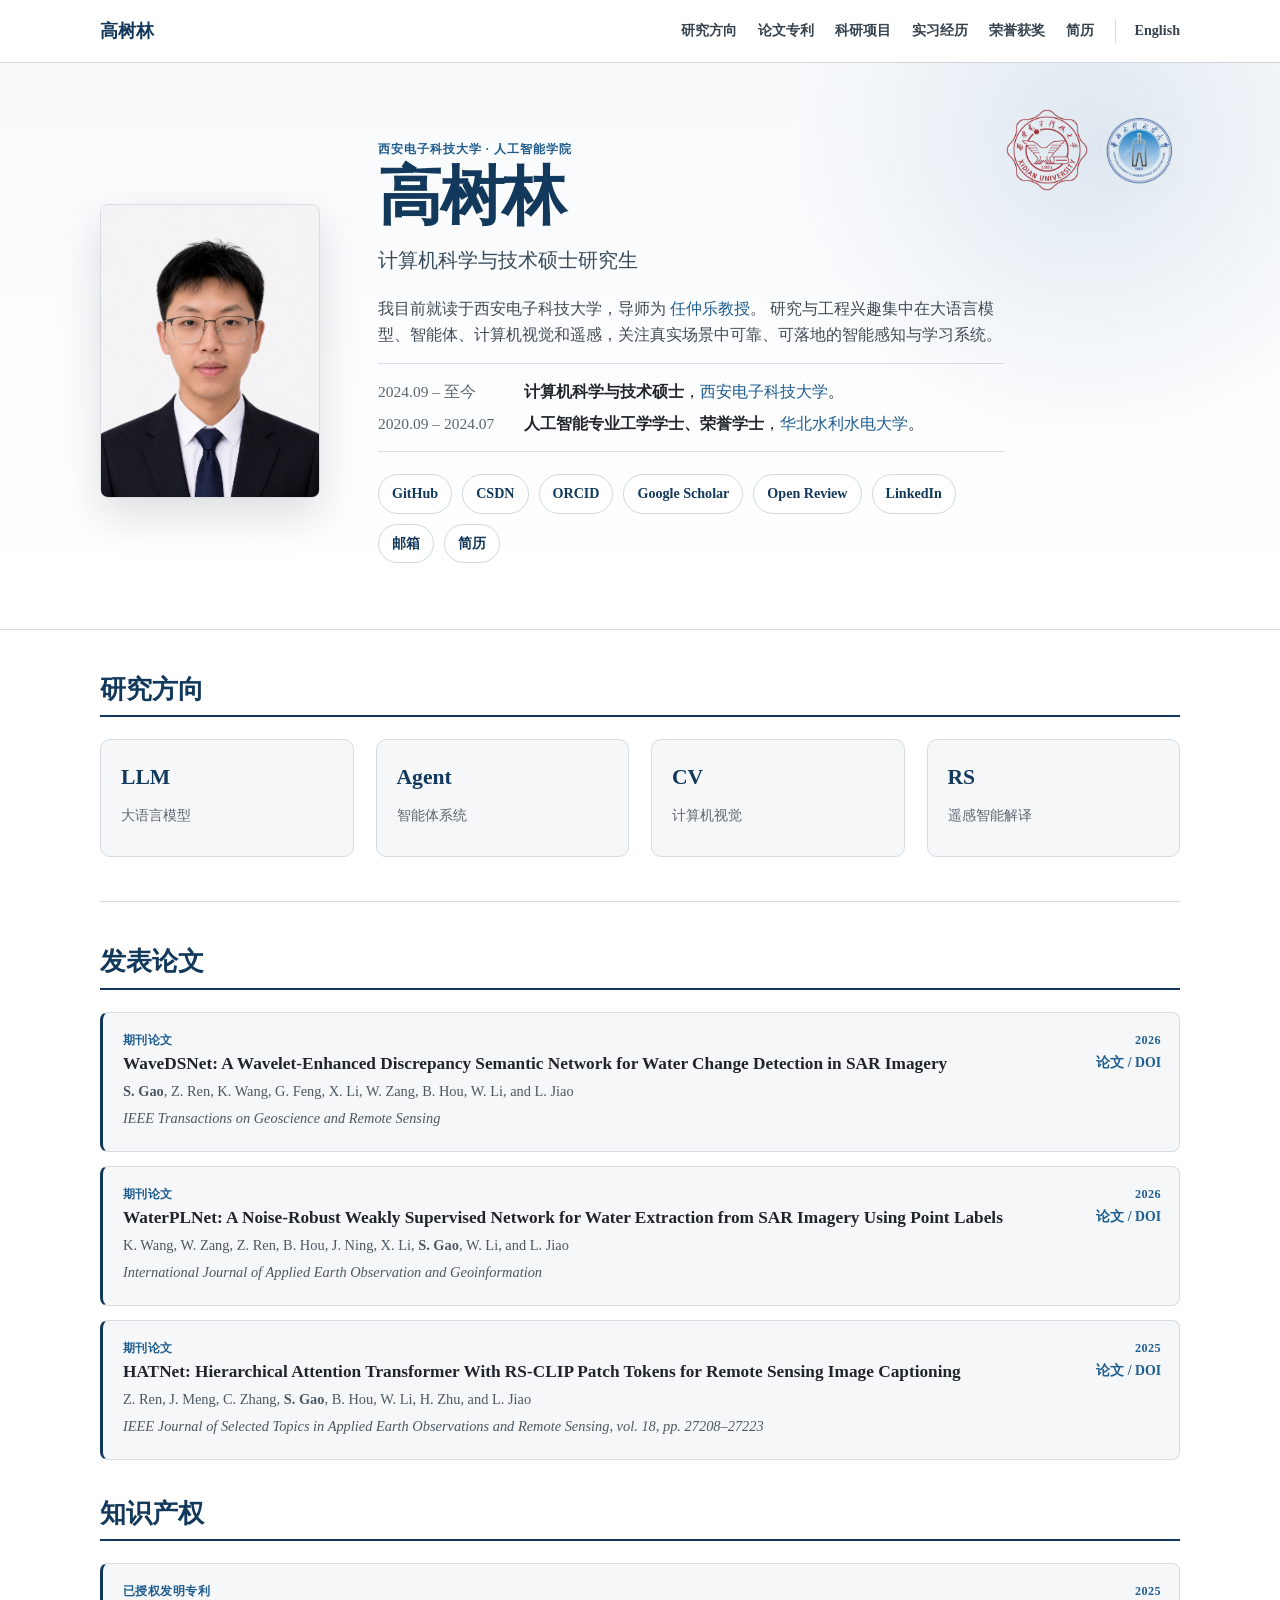
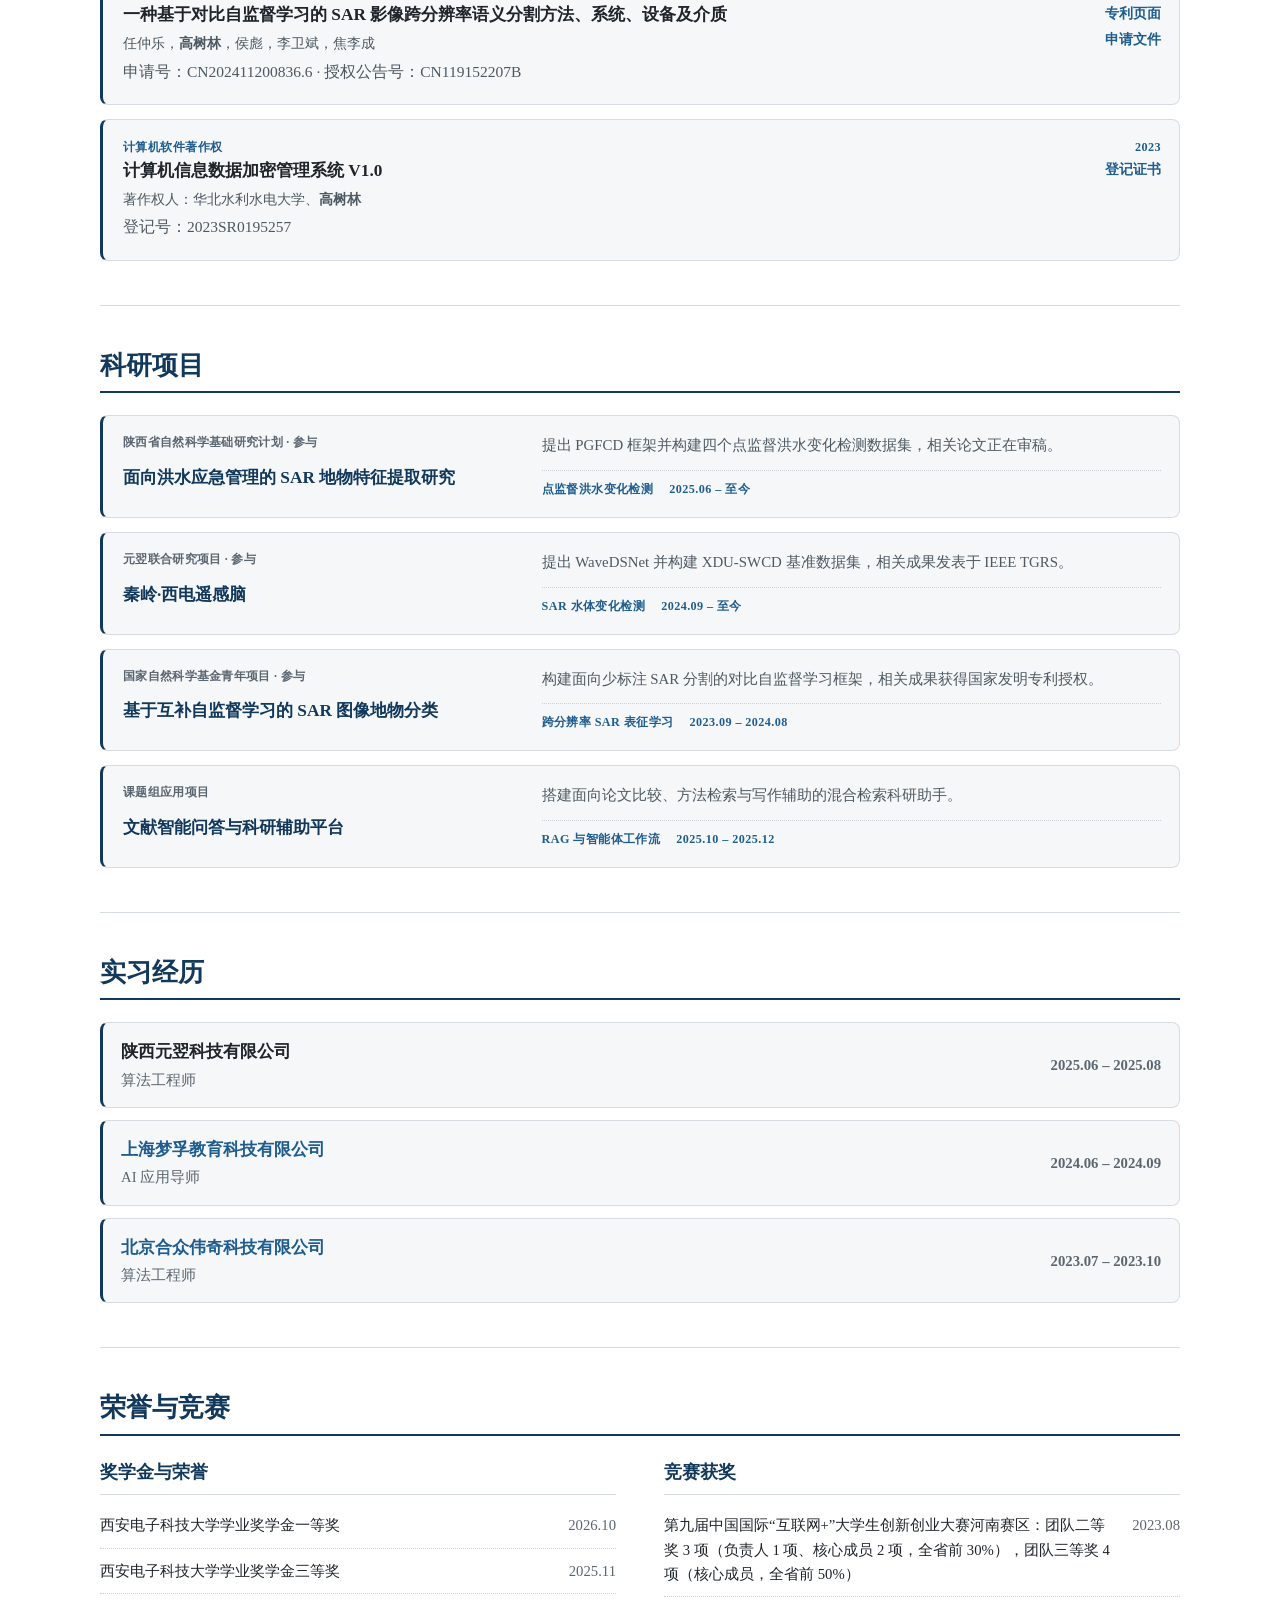
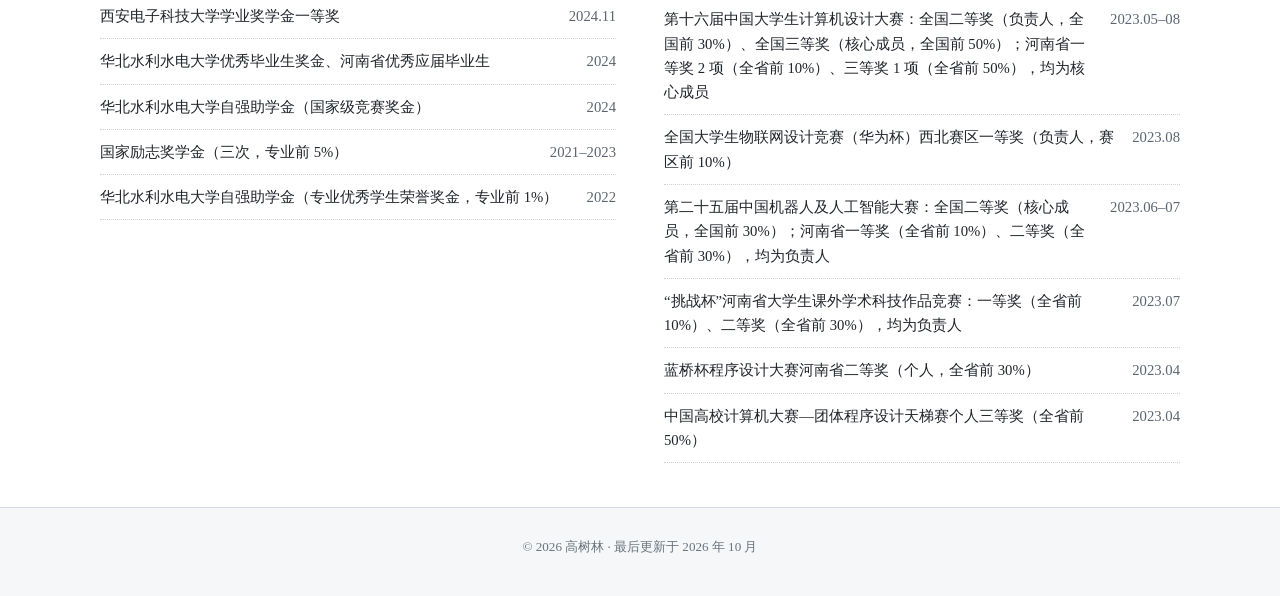
<file: index-CN.html>
<!doctype html>
<html lang="zh-CN">
<head>
  <meta charset="utf-8">
  <meta name="viewport" content="width=device-width, initial-scale=1">
  <meta name="description" content="高树林的个人学术主页，研究方向包括大语言模型、智能体、计算机视觉与遥感。">
  <title>高树林 | 西安电子科技大学</title>
  <link rel="stylesheet" href="styles.css">
</head>
<body>
  <a class="skip-link" href="#main">跳转到正文</a>

  <header class="site-header">
    <nav class="nav" aria-label="主导航">
      <a class="brand" href="#top">高树林</a>
      <div class="nav-links">
        <a href="#research">研究方向</a>
        <a href="#publications">论文专利</a>
        <a href="#projects">科研项目</a>
        <a href="#experience">实习经历</a>
        <a href="#honors">荣誉获奖</a>
        <a href="data/GSL/CV-CN.pdf">简历</a>
        <a class="language-link" href="index.html" lang="en">English</a>
      </div>
    </nav>
  </header>

  <section class="hero" id="top">
    <div class="hero-inner">
      <img class="portrait" src="data/GSL/4.png" alt="高树林的个人照片">
      <div class="university-marks" aria-label="就读院校校徽">
        <img class="university-mark" src="data/GSL/XDU.jpg" alt="西安电子科技大学校徽">
        <img class="university-mark" src="data/GSL/NCWU.jpg" alt="华北水利水电大学校徽">
      </div>
      <div class="hero-copy">
        <p class="eyebrow">西安电子科技大学 · 人工智能学院</p>
        <h1>高树林</h1>
        <p class="role">计算机科学与技术硕士研究生</p>
        <p class="bio">
          我目前就读于西安电子科技大学，导师为
          <a href="https://faculty.xidian.edu.cn/renzhongle/zh_CN/index.htm" target="_blank" rel="noopener">任仲乐教授</a>。
          研究与工程兴趣集中在大语言模型、智能体、计算机视觉和遥感，关注真实场景中可靠、可落地的智能感知与学习系统。
        </p>
        <div class="education-summary" aria-label="教育经历">
          <div class="education-row">
            <span class="education-date">2024.09 – 至今</span>
            <span><strong>计算机科学与技术硕士</strong>，<a href="https://www.xidian.edu.cn/" target="_blank" rel="noopener">西安电子科技大学</a>。 </span>
          </div>
          <div class="education-row">
            <span class="education-date">2020.09 – 2024.07</span>
            <span><strong>人工智能专业工学学士、荣誉学士</strong>，<a href="https://www.ncwu.edu.cn/" target="_blank" rel="noopener">华北水利水电大学</a>。 </span>
          </div>
        </div>
        <div class="profile-links" aria-label="个人主页与联系方式">
          <a href="https://github.com/gosling123456" target="_blank" rel="noopener">GitHub</a>
          <a href="https://blog.csdn.net/qq_54932411" target="_blank" rel="noopener">CSDN</a>
          <a href="https://orcid.org/0009-0003-9787-9495" target="_blank" rel="noopener">ORCID</a>
          <a href="https://scholar.google.com/citations?user=Y2jieVoAAAAJ&amp;hl=ja" target="_blank" rel="noopener">Google Scholar</a>
          <a href="https://openreview.net/profile?id=%7EShulin_Gao1" target="_blank" rel="noopener">Open Review</a>
          <a href="https://www.linkedin.com/in/shulin-gao-139823401/" target="_blank" rel="noopener">LinkedIn</a>
          <a href="mailto:gaoshulin123456@gmail.com">邮箱</a>
          <a href="data/GSL/CV-CN.pdf">简历</a>
        </div>
      </div>
    </div>
  </section>

  <main id="main">
    <section class="section" id="research">
      <div class="section-heading">
        <span class="section-index">01 / 研究</span>
        <div>
          <h2>研究方向</h2>
          <p class="section-intro">当前研究与工程工作的四个核心方向。</p>
        </div>
      </div>
      <div class="content-offset interest-grid">
        <div class="interest-card"><strong>LLM</strong><span>大语言模型</span></div>
        <div class="interest-card"><strong>Agent</strong><span>智能体系统</span></div>
        <div class="interest-card"><strong>CV</strong><span>计算机视觉</span></div>
        <div class="interest-card"><strong>RS</strong><span>遥感智能解译</span></div>
      </div>
    </section>

    <section class="section" id="publications">
      <div class="section-heading">
        <span class="section-index">02 / 成果</span>
        <div>
          <h2>发表论文</h2>
          <p class="section-intro">已发表并收录于 Google Scholar 个人主页的论文。</p>
        </div>
      </div>
      <div class="content-offset item-list">
        <article class="item">
          <div class="item-meta"><span>期刊论文</span><time datetime="2026">2026</time></div>
          <h3>WaveDSNet: A Wavelet-Enhanced Discrepancy Semantic Network for Water Change Detection in SAR Imagery</h3>
          <p class="authors"><strong>S. Gao</strong>, Z. Ren, K. Wang, G. Feng, X. Li, W. Zang, B. Hou, W. Li, and L. Jiao</p>
          <p class="venue">IEEE Transactions on Geoscience and Remote Sensing</p>
          <p class="paper-links"><a href="https://doi.org/10.1109/TGRS.2026.3736079" target="_blank" rel="noopener">论文 / DOI</a></p>
        </article>
        <article class="item">
          <div class="item-meta"><span>期刊论文</span><time datetime="2026">2026</time></div>
          <h3>WaterPLNet: A Noise-Robust Weakly Supervised Network for Water Extraction from SAR Imagery Using Point Labels</h3>
          <p class="authors">K. Wang, W. Zang, Z. Ren, B. Hou, J. Ning, X. Li, <strong>S. Gao</strong>, W. Li, and L. Jiao</p>
          <p class="venue">International Journal of Applied Earth Observation and Geoinformation</p>
          <p class="paper-links"><a href="https://doi.org/10.1016/j.jag.2026.105441" target="_blank" rel="noopener">论文 / DOI</a></p>
        </article>
        <article class="item">
          <div class="item-meta"><span>期刊论文</span><time datetime="2025">2025</time></div>
          <h3>HATNet: Hierarchical Attention Transformer With RS-CLIP Patch Tokens for Remote Sensing Image Captioning</h3>
          <p class="authors">Z. Ren, J. Meng, C. Zhang, <strong>S. Gao</strong>, B. Hou, W. Li, H. Zhu, and L. Jiao</p>
          <p class="venue">IEEE Journal of Selected Topics in Applied Earth Observations and Remote Sensing, vol. 18, pp. 27208–27223</p>
          <p class="paper-links"><a href="https://doi.org/10.1109/JSTARS.2025.3624411" target="_blank" rel="noopener">论文 / DOI</a></p>
        </article>
      </div>

      <div class="section-heading section-heading-spaced" id="intellectual-property">
        <span class="section-index">知识产权</span>
        <div><h2>知识产权</h2></div>
      </div>
      <div class="content-offset ip-list">
        <article class="item">
          <div class="item-meta"><span>已授权发明专利</span><time datetime="2025">2025</time></div>
          <h3>一种基于对比自监督学习的 SAR 影像跨分辨率语义分割方法、系统、设备及介质</h3>
          <p class="authors">任仲乐，<strong>高树林</strong>，侯彪，李卫斌，焦李成</p>
          <p>申请号：CN202411200836.6 · 授权公告号：CN119152207B</p>
          <p class="paper-links">
            <a href="https://patents.google.com/patent/CN119152207B/zh" target="_blank" rel="noopener">专利页面</a>
            <a href="data/GSL/202411200836.6受理.pdf">申请文件</a>
          </p>
        </article>
        <article class="item">
          <div class="item-meta"><span>计算机软件著作权</span><time datetime="2023">2023</time></div>
          <h3>计算机信息数据加密管理系统 V1.0</h3>
          <p class="authors">著作权人：华北水利水电大学、<strong>高树林</strong></p>
          <p>登记号：2023SR0195257</p>
          <p class="paper-links"><a href="data/GSL/2022软著.pdf">登记证书</a></p>
        </article>
      </div>
    </section>

    <section class="section" id="projects">
      <div class="section-heading">
        <span class="section-index">03 / 项目</span>
        <div>
          <h2>科研项目</h2>
          <p class="section-intro">依据个人简历选取，重点呈现研究问题与产出，不展开冗长的技术细节。</p>
        </div>
      </div>
      <div class="content-offset project-grid">
        <article class="project-card">
          <span class="project-type">陕西省自然科学基础研究计划 · 参与</span>
          <h3>面向洪水应急管理的 SAR 地物特征提取研究</h3>
          <div class="item-meta"><span>点监督洪水变化检测</span><time>2025.06 – 至今</time></div>
          <p>提出 PGFCD 框架并构建四个点监督洪水变化检测数据集，相关论文正在审稿。</p>
        </article>
        <article class="project-card">
          <span class="project-type">元翌联合研究项目 · 参与</span>
          <h3>秦岭·西电遥感脑</h3>
          <div class="item-meta"><span>SAR 水体变化检测</span><time>2024.09 – 至今</time></div>
          <p>提出 WaveDSNet 并构建 XDU-SWCD 基准数据集，相关成果发表于 IEEE TGRS。</p>
        </article>
        <article class="project-card">
          <span class="project-type">国家自然科学基金青年项目 · 参与</span>
          <h3>基于互补自监督学习的 SAR 图像地物分类</h3>
          <div class="item-meta"><span>跨分辨率 SAR 表征学习</span><time>2023.09 – 2024.08</time></div>
          <p>构建面向少标注 SAR 分割的对比自监督学习框架，相关成果获得国家发明专利授权。</p>
        </article>
        <article class="project-card">
          <span class="project-type">课题组应用项目</span>
          <h3>文献智能问答与科研辅助平台</h3>
          <div class="item-meta"><span>RAG 与智能体工作流</span><time>2025.10 – 2025.12</time></div>
          <p>搭建面向论文比较、方法检索与写作辅助的混合检索科研助手。</p>
        </article>
      </div>
    </section>

    <section class="section" id="experience">
      <div class="section-heading">
        <span class="section-index">04 / 实习</span>
        <div>
          <h2>实习经历</h2>
          <p class="section-intro">仅保留公司、岗位与时间，避免与简历中的项目描述重复。</p>
        </div>
      </div>
      <div class="content-offset experience-list">
        <!-- <article class="experience-row">
          <div>
            <h3><a href="https://corporate.jd.com/" target="_blank" rel="noopener">京东集团股份有限公司</a></h3>
            <p>大模型应用算法工程师</p>
          </div>
          <time datetime="2026-06">2026.06 – 2026.08</time>
        </article>
        <article class="experience-row">
          <div>
            <h3><a href="https://www.zte.com.cn/china/" target="_blank" rel="noopener">中兴通讯股份有限公司</a></h3>
            <p>AI 算法工程师</p>
          </div>
          <time datetime="2026-03">2026.03 – 2026.05</time>
        </article> -->
        <article class="experience-row">
          <div>
            <h3>陕西元翌科技有限公司</h3>
            <p>算法工程师</p>
          </div>
          <time datetime="2025-06">2025.06 – 2025.08</time>
        </article>
        <article class="experience-row">
          <div>
            <h3><a href="http://www.mfeducation.cn/" target="_blank" rel="noopener">上海梦孚教育科技有限公司</a></h3>
            <p>AI 应用导师</p>
          </div>
          <time datetime="2024-06">2024.06 – 2024.09</time>
        </article>
        <article class="experience-row">
          <div>
            <h3><a href="https://www.bjhzwq.com/" target="_blank" rel="noopener">北京合众伟奇科技有限公司</a></h3>
            <p>算法工程师</p>
          </div>
          <time datetime="2023-07">2023.07 – 2023.10</time>
        </article>
      </div>
    </section>

    <section class="section" id="honors">
      <div class="section-heading">
        <span class="section-index">05 / 荣誉</span>
        <div>
          <h2>荣誉与竞赛</h2>
          <p class="section-intro">学业奖学金、荣誉奖励与竞赛获奖。</p>
        </div>
      </div>
      <div class="content-offset columns">
        <div>
          <h3 class="subsection-title">奖学金与荣誉</h3>
          <ul class="compact-list">
            <li><span>西安电子科技大学学业奖学金一等奖</span><time>2026.10</time></li>
            <li><span>西安电子科技大学学业奖学金三等奖</span><time>2025.11</time></li>
            <li><span>西安电子科技大学学业奖学金一等奖</span><time>2024.11</time></li>
            <li><span>华北水利水电大学优秀毕业生奖金、河南省优秀应届毕业生</span><time>2024</time></li>
            <li><span>华北水利水电大学自强助学金（国家级竞赛奖金）</span><time>2024</time></li>
            <li><span>国家励志奖学金（三次，专业前 5%）</span><time>2021–2023</time></li>
            <li><span>华北水利水电大学自强助学金（专业优秀学生荣誉奖金，专业前 1%）</span><time>2022</time></li>
          </ul>
        </div>
        <div>
          <h3 class="subsection-title">竞赛获奖</h3>
          <ul class="compact-list">
            <li><span>第九届中国国际“互联网+”大学生创新创业大赛河南赛区：团队二等奖 3 项（负责人 1 项、核心成员 2 项，全省前 30%），团队三等奖 4 项（核心成员，全省前 50%）</span><time>2023.08</time></li>
            <li><span>第十六届中国大学生计算机设计大赛：全国二等奖（负责人，全国前 30%）、全国三等奖（核心成员，全国前 50%）；河南省一等奖 2 项（全省前 10%）、三等奖 1 项（全省前 50%），均为核心成员</span><time>2023.05–08</time></li>
            <li><span>全国大学生物联网设计竞赛（华为杯）西北赛区一等奖（负责人，赛区前 10%）</span><time>2023.08</time></li>
            <li><span>第二十五届中国机器人及人工智能大赛：全国二等奖（核心成员，全国前 30%）；河南省一等奖（全省前 10%）、二等奖（全省前 30%），均为负责人</span><time>2023.06–07</time></li>
            <li><span>“挑战杯”河南省大学生课外学术科技作品竞赛：一等奖（全省前 10%）、二等奖（全省前 30%），均为负责人</span><time>2023.07</time></li>
            <li><span>蓝桥杯程序设计大赛河南省二等奖（个人，全省前 30%）</span><time>2023.04</time></li>
            <li><span>中国高校计算机大赛—团体程序设计天梯赛个人三等奖（全省前 50%）</span><time>2023.04</time></li>
          </ul>
        </div>
      </div>
    </section>
  </main>

  <footer>
    © 2026 高树林 · 最后更新于 2026 年 10 月
  </footer>
</body>
</html>
</file>
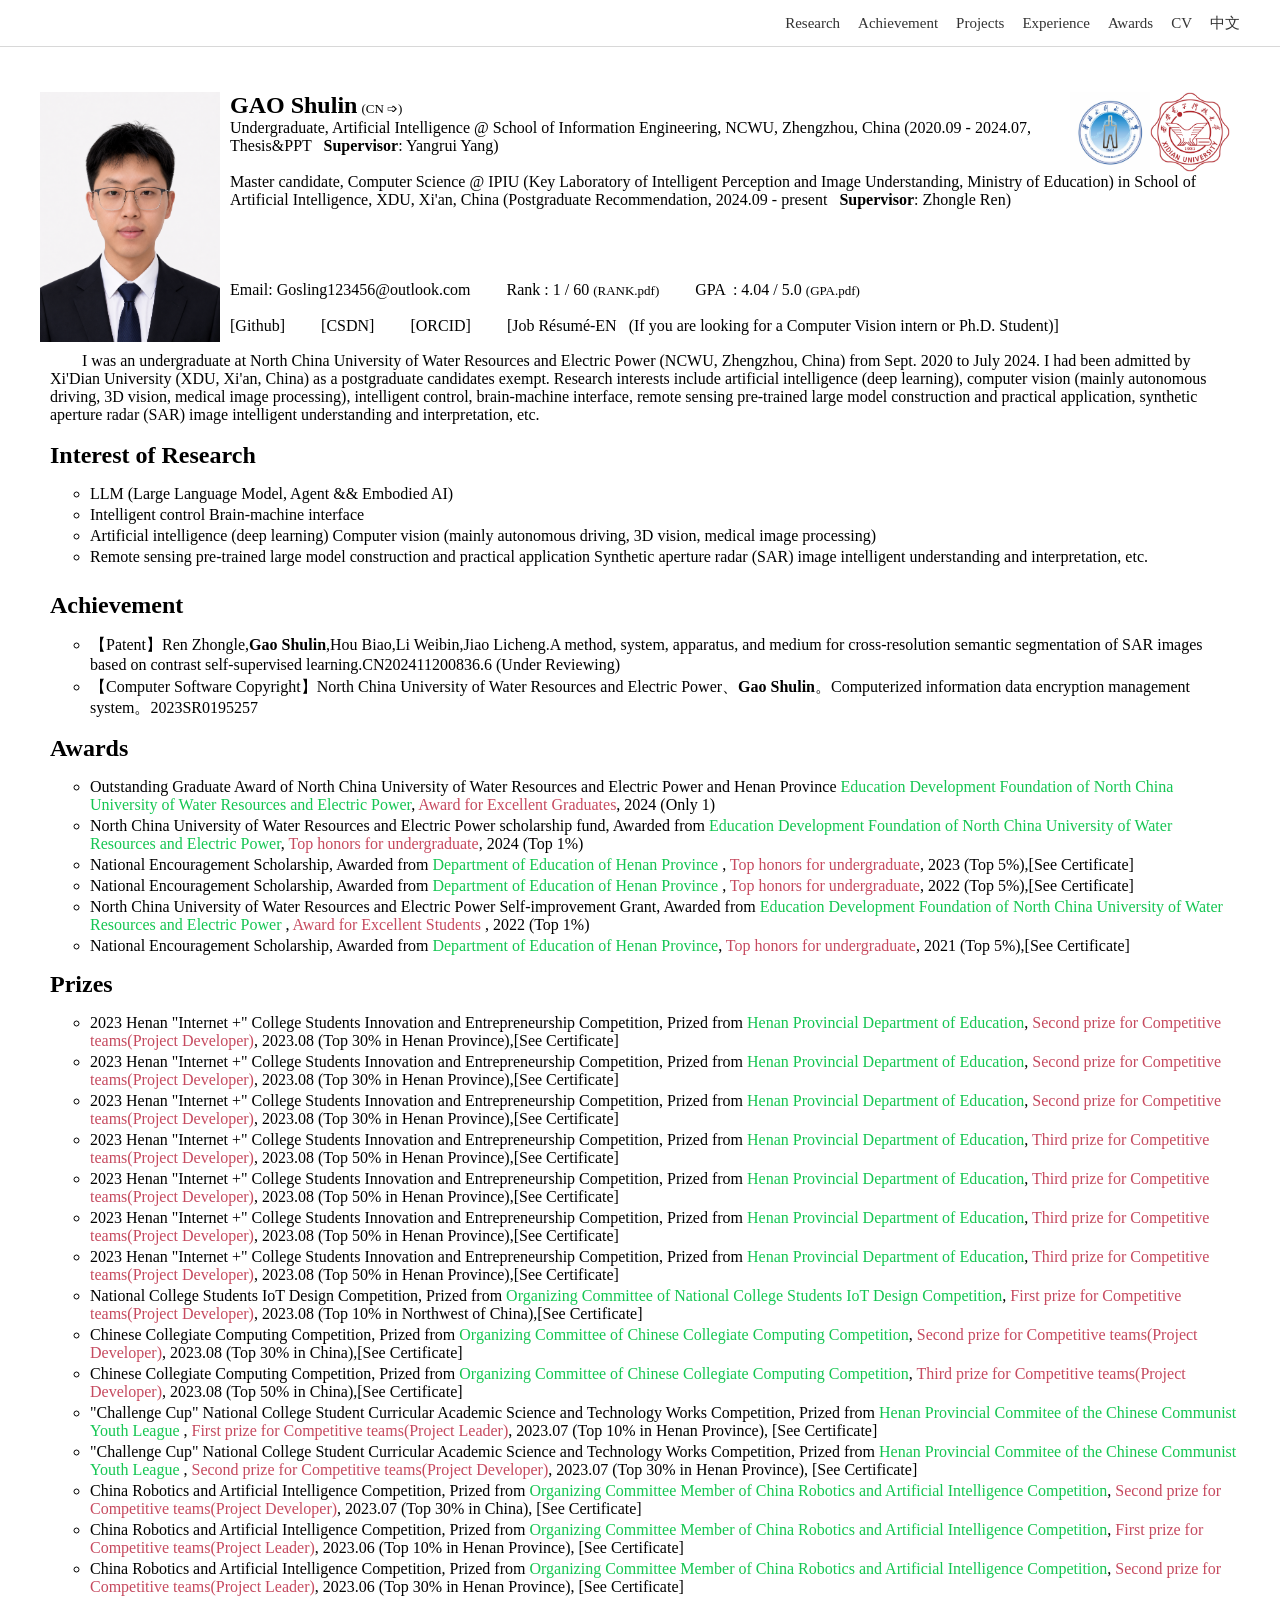
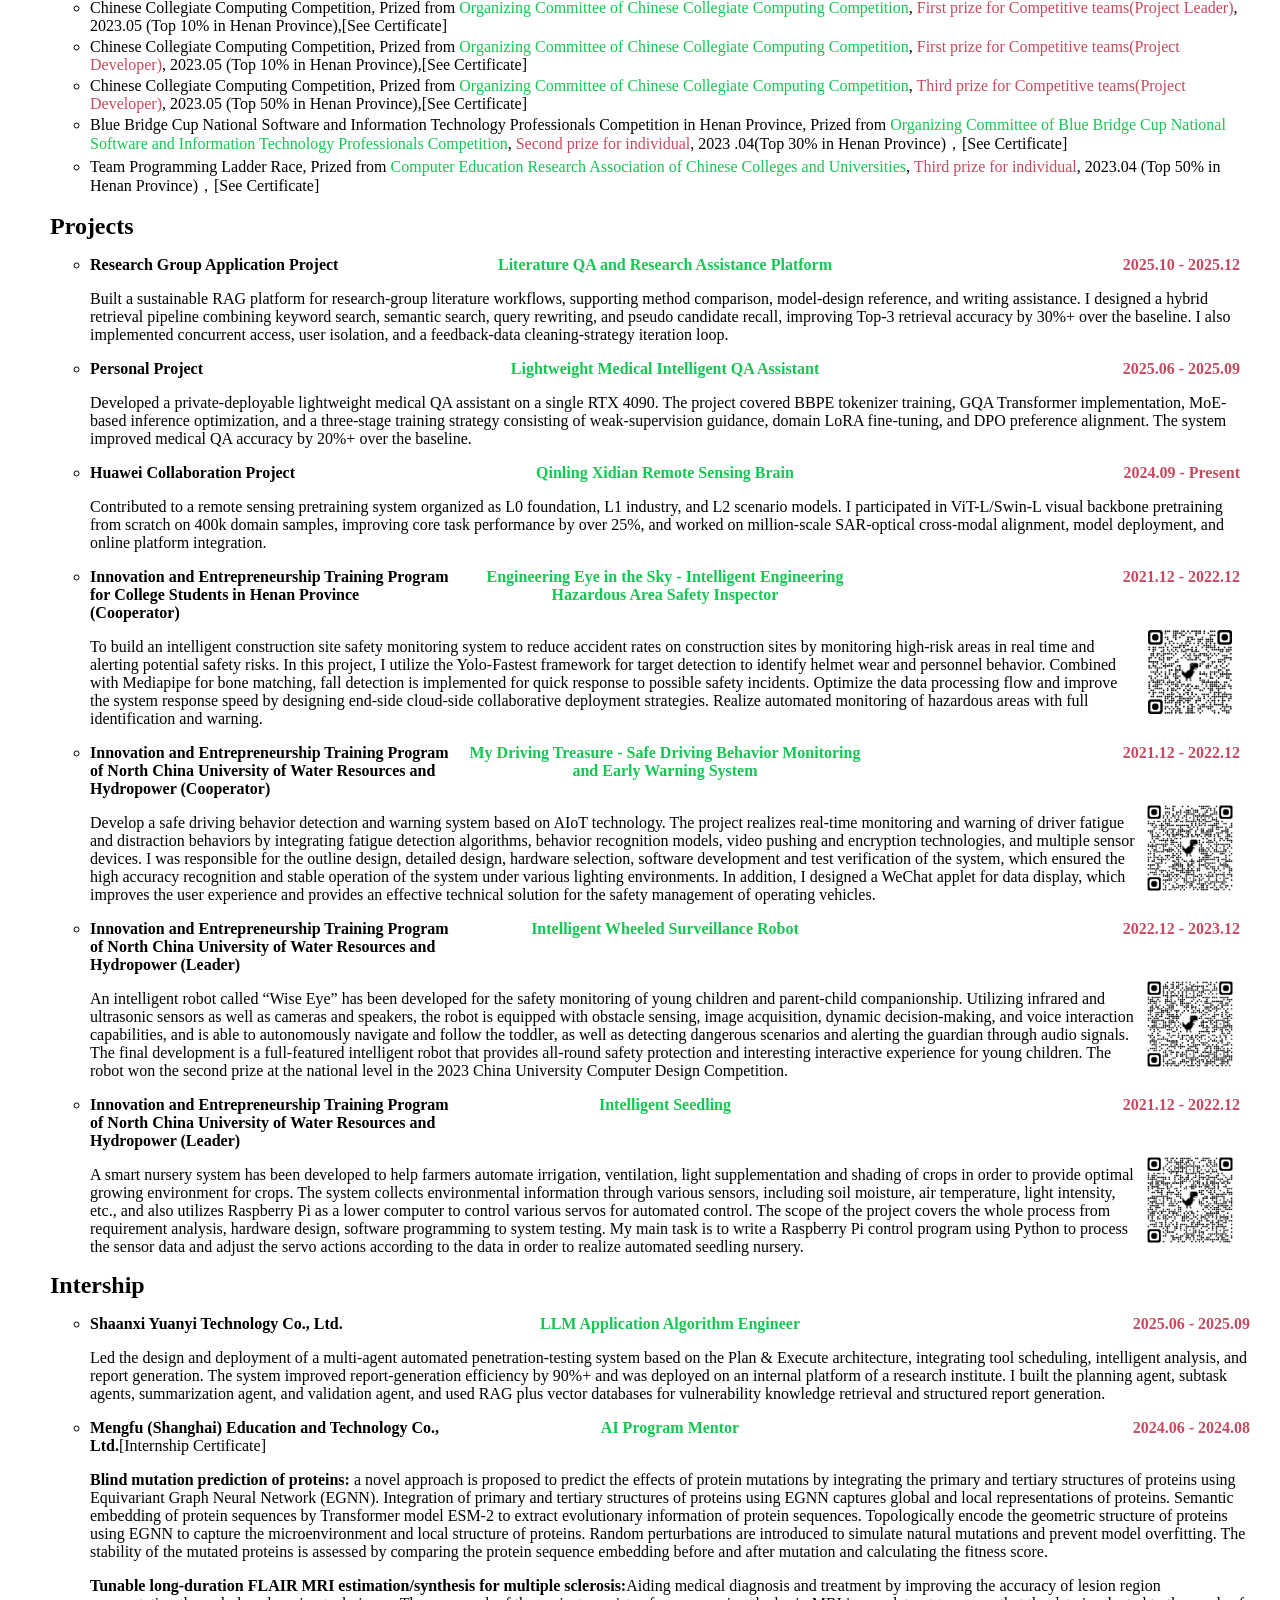
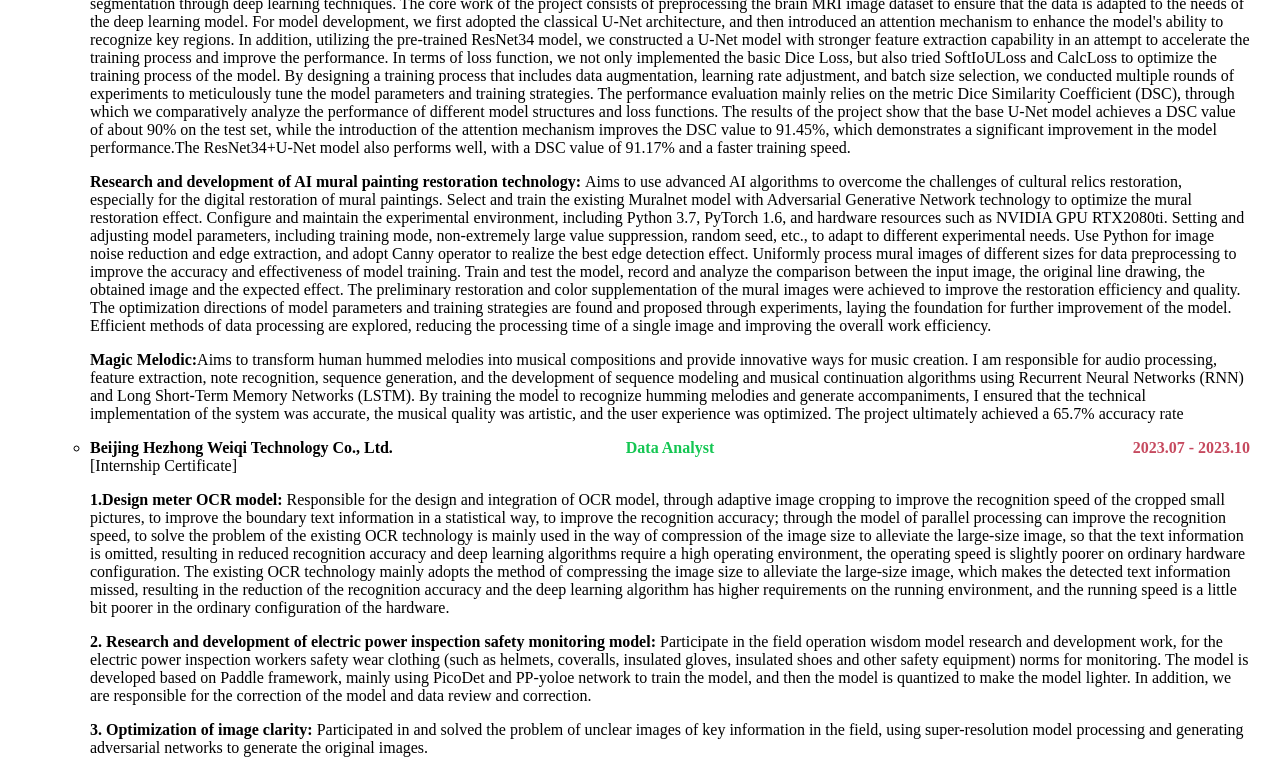
<file: index-old.html>
<!DOCTYPE html>
<html lang="zh">
<head>
    <meta charset="UTF-8">
    <meta name="viewport" content="width=device-width, initial-scale=1.0">
    <title>GAO Shulin</title>
    <style>
        body {
            /*background-color: rgb(100,8,116);*/
            text-align: center;
            font-family: "Times New Roman", Palatino, serif; /* 也包括 Palatino Linotype */
            position: relative;
            user-select: none; /* 禁止文本选择 */
            padding-top: 54px;
        }

        a {
            text-decoration: none;
            position: relative;
            z-index: 1; /* 确保链接在上层 */
            color: inherit; /* 继承父元素的颜色 */
        }

        a:hover {
            color: #F00; /* 悬停时的颜色 */
        }

        li {
            margin-top: 3px; /* 列表项之间的间距 */
        }

        .overlay {
            position: absolute;
            top: 0;
            left: 0;
            width: 100%;
            height: 100%;
            background-color: rgba(255, 255, 255, 0); /* 半透明效果 */
            pointer-events: none; /* 允许点击链接 */
        }

        .site-nav {
            position: fixed;
            top: 0;
            left: 0;
            right: 0;
            height: 46px;
            z-index: 99;
            background: rgba(255, 255, 255, 0.94);
            border-bottom: 1px solid #d8d8d8;
            backdrop-filter: blur(8px);
        }

        .site-nav-inner {
            width: 1200px;
            height: 46px;
            margin: 0 auto;
            display: flex;
            align-items: center;
            justify-content: flex-end;
            gap: 18px;
            font-size: 15px;
        }

        .site-nav a {
            color: #333;
            border-bottom: none;
        }

        .site-nav a:hover {
            color: #8b0000;
        }

        .entry-line {
            display: grid;
            grid-template-columns: 1fr minmax(300px, 1.1fr) 1fr;
            align-items: baseline;
            column-gap: 16px;
            width: 100%;
        }

        .entry-left {
            text-align: left;
        }

        .entry-title {
            text-align: center;
        }

        .entry-date {
            text-align: right;
            white-space: nowrap;
        }

        @media (max-width: 1240px) {
            .site-nav-inner {
                width: auto;
                padding: 0 16px;
                justify-content: center;
                flex-wrap: wrap;
                gap: 10px 14px;
            }

            body {
                padding-top: 68px;
            }

            .entry-line {
                grid-template-columns: 1fr;
                row-gap: 2px;
            }

            .entry-title,
            .entry-date {
                text-align: left;
            }
        }
    </style>
</head>

<body>
    <div class="site-nav">
        <div class="site-nav-inner">
            <a href="#research">Research</a>
            <a href="#achievement">Achievement</a>
            <a href="#projects">Projects</a>
            <a href="#internship">Experience</a>
            <a href="#honors">Awards</a>
            <a href="data/GSL/CV-EN.pdf">CV</a>
            <a href="./index-CN.html">中文</a>
        </div>
    </div>
    <div align="center">
        <div style="width:1200px; height:250px; padding-top: 30px;">
            <div style="float: left;">
<!--                <img src="data/GSL/1.jpg" height="230px" width="180px" />-->
                <a href="https://gosling123456.github.io/" target="_blank">
                        <img src="data/GSL/4.png" height="250px" width="180px" />
                    </a>
            </div>
            <div style="width:1000px; height:240px; padding-left: 10px; float: left; text-align: left;">
                <font size="5px"><b>GAO Shulin</b></font>
                <font size="2px"> <a href="./index-CN.html">(CN  ➩)</a></font>
<!--                <a href="https://www.stanford.edu/" target="_blank">-->
<!--                        <img src="./data/GSL/stanford.jpg" alt="斯坦福校徽" style="width:80px; height:80px; float:right;">-->
<!--                    </a>-->
                <a href="https://www.xidian.edu.cn/" target="_blank">
                        <img src="./data/GSL/XDU.jpg" alt="西电校徽" style="width:80px; height:80px; float:right;">
                    </a>
                <a href="https://www.ncwu.edu.cn" target="_blank">
                        <img src="./data/GSL/NCWU.jpg" alt="华水校徽" style="width:80px; height:80px; float:right;">
                    </a>

<!--                <br />-->
                <br />
                Undergraduate, Artificial Intelligence @ <a href="https://www2.ncwu.edu.cn/xingong/"> School of Information Engineering</a>, <a href="https://ncwu.edu.cn/">NCWU</a>, Zhengzhou, China (2020.09 - 2024.07,<a href="./data/GSL/Undergraduate.pdf"> Thesis</a>&<a href="./data/GSL/PPT_基于跨分辨率对比聚类视觉特征学习的SAR地物分类答辩PPT.pptx">PPT</a> &nbsp <strong>Supervisor</strong>:&nbsp<a href="https://www2.ncwu.edu.cn/xingong/info/1026/2267.htm">Yangrui Yang</a>)
                <br />
                <br />
                Master candidate, Computer Science @ <a href="https://ipiu.xidian.edu.cn/"> IPIU (Key Laboratory of Intelligent Perception and Image Understanding, Ministry of Education)</a> in <a href="https://sai.xidian.edu.cn/"> School of Artificial Intelligence</a>, <a href="https://www.xidian.edu.cn/">XDU</a>, Xi'an, China (Postgraduate Recommendation, 2024.09 - present &nbsp <strong>Supervisor</strong>:&nbsp<a href="https://faculty.xidian.edu.cn/renzhongle/zh_CN/index.htm">Zhongle Ren</a>)
                <br />
                <br />
<!--                Master candidate, Computer Science @ <a href="https://ipiu.xidian.edu.cn/"> IPIU (Key Laboratory of Intelligent Perception and Image Understanding, Ministry of Education)</a> in <a href="https://sai.xidian.edu.cn/"> School of Artificial Intelligence</a>, <a href="https://www.xidian.edu.cn/">XDU</a>, Xi'an, China (postgraduate recommendation, 2024.09 - present)-->
                <br />
                <br />
                <br />

                Email: Gosling123456@outlook.com  &nbsp &nbsp &nbsp &nbsp
                Rank&nbsp: 1 / 60
                <font size="2px"> <a href="./data/GSL/RANK.pdf">(RANK.pdf)</a></font>
                  &nbsp &nbsp &nbsp &nbsp
                 GPA &nbsp: 4.04 / 5.0

                <font size="2px"> <a href="./data/GSL/GPA.pdf">(GPA.pdf)</a></font>
                <br />
                <br />
                <a href="https://github.com/gosling123456">[Github]</a>  &nbsp &nbsp &nbsp &nbsp   <a href="https://blog.csdn.net/qq_54932411">[CSDN]</a>  &nbsp &nbsp &nbsp &nbsp <a href="https://orcid.org/0009-0003-9787-9495">[ORCID]</a> &nbsp &nbsp &nbsp <a href="data/GSL/CV-EN.pdf"> &nbsp [Job Résumé-EN &nbsp (If you are looking for a Computer Vision intern or Ph.D. Student)]</a>  &nbsp &nbsp &nbsp &nbsp </a>
            </div>
        </div>

        <div style="width:1200px; height:80px; padding-top: 10px;">
            <div style="width:1190px; height:50px; float: left; text-align: left; padding-left: 10px; ">
                &nbsp &nbsp &nbsp &nbsp I was an undergraduate at North China University of Water Resources and Electric Power (<a href="https://ncwu.edu.cn/">NCWU</a>, Zhengzhou, China) from Sept. 2020 to July 2024. I had been admitted by Xi'Dian University (<a href="https://www.xidian.edu.cn/">XDU</a>, Xi'an, China) as a postgraduate candidates exempt. Research interests include artificial intelligence (deep learning), computer vision (mainly autonomous driving, 3D vision, medical image processing), intelligent control, brain-machine interface, remote sensing pre-trained large model construction and practical application, synthetic aperture radar (SAR) image intelligent understanding and interpretation, etc.
            </div>
        </div>
<!-- 研究领域 -->
        <div id="research" style="width:1200px; height:auto; padding-top: 10px;">
            <div style="width:800px; height:auto; float: left; text-align: left; padding-left: 10px;">
                <font size="5px"><b>Interest of Research</b></font>
            </div>
            <div style="width:1190px; height:auto; float: left; text-align: left; padding-left: 10px;">
                <ul type="circle">
                    <li> LLM (Large Language Model, Agent && Embodied AI) </li>
                    <li> Intelligent control Brain-machine interface </li>
                    <li> Artificial intelligence (deep learning) Computer vision (mainly autonomous driving, 3D vision, medical image processing) </li>
                    <li> Remote sensing pre-trained large model construction and practical application Synthetic aperture radar (SAR) image intelligent understanding and interpretation, etc.</li>
                </ul>
            </div>
            <div style="width:1190px; height:auto; float: left; text-align: left; padding-left: 30px; padding-top: 10px;">
        </div>
<!-- 科研成果 -->
        <div id="achievement" style="width:1200px; height:auto; padding-top: 10px;">
            <div style="width:800px; height:auto; float: left; text-align: left; padding-left: 10px;">
                <font size="5px"><b>Achievement</b></font>
            </div>
            <div style="width:1190px; height:auto; float: left; text-align: left; padding-left: 10px;">
                <ul type="circle">
                    <li>  <a href="./data/GSL/202411200836.6受理.pdf">【Patent】</a>Ren Zhongle,<strong>Gao Shulin</strong>,Hou Biao,Li Weibin,Jiao Licheng.A method, system, apparatus, and medium for cross-resolution semantic segmentation of SAR images based on contrast self-supervised learning.<font face="Times New Roman">CN202411200836.6</font> (Under Reviewing)</li>
                    <li>  <a href="./data/GSL/2022软著.pdf">【Computer Software Copyright】</a>North China University of Water Resources and Electric Power、<strong>Gao Shulin</strong>。Computerized information data encryption management system。<font face="Times New Roman">2023SR0195257</font> </li>
                </ul>
            </div>
        </div>
<!-- 获得的奖助学金 -->
        <div id="honors" style="width:1200px; height:auto; padding-top: 10px;">
            <div style="width:800px; height:auto; float: left; text-align: left; padding-left: 10px;">
                <font size="5px"><b>Awards</b></font>
            </div>
            <div style="width:1190px; height:auto; float: left; text-align: left; padding-left: 10px;">
                <ul type="circle">
                    <li>  Outstanding Graduate Award of North China University of Water Resources and Electric Power and Henan Province <i><font color="#14C652" style="font-style: normal;"> Education Development Foundation of North China University of Water Resources and Electric Power</font></i>,<i><font color="#C64A5F" style="font-style: normal;"> Award for Excellent Graduates</font></i>, 2024 (Only 1)</li>
                    <li>  North China University of Water Resources and Electric Power scholarship fund, Awarded from <i><font color="#14C652" style="font-style: normal;"> Education Development Foundation of North China University of Water Resources and Electric Power</font></i>, <i><font color="#C64A5F" style="font-style: normal;"> Top honors for undergraduate</font></i>, 2024 (Top 1%) </li>
                    <li>  National Encouragement Scholarship, Awarded from <i><font color="#14C652" style="font-style: normal;"> Department of Education of Henan Province </font></i>, <i><font color="#C64A5F" style="font-style: normal;"> Top honors for undergraduate</font></i>, 2023 (Top 5%),<a href="./data/GSL/奖项说明.pdf">[See Certificate]</a></li>
                    <li>  National Encouragement Scholarship, Awarded from <i><font color="#14C652" style="font-style: normal;"> Department of Education of Henan Province </font></i>, <i><font color="#C64A5F" style="font-style: normal;"> Top honors for undergraduate</font></i>, 2022 (Top 5%),<a href="./data/GSL/2022国家励志.pdf">[See Certificate]</a></li>
                    <li>  North China University of Water Resources and Electric Power Self-improvement Grant, Awarded from <i><font color="#14C652" style="font-style: normal;"> Education Development Foundation of North China University of Water Resources and Electric Power </font></i>, <i><font color="#C64A5F" style="font-style: normal;"> Award for Excellent Students </font></i>, 2022 (Top 1%)</li>
                    <li>  National Encouragement Scholarship, Awarded from <i><font color="#14C652" style="font-style: normal;"> Department of Education of Henan Province</font></i>, <i><font color="#C64A5F" style="font-style: normal;"> Top honors for undergraduate</font></i>, 2021 (Top 5%),<a href="./data/GSL/2021国家励志.pdf">[See Certificate]</a></li>

                </ul>
            </div>
        </div>
<!-- 获得的奖项 -->
        <div style="width:1200px; height:auto; padding-top: 10px;">
            <div style="width:800px; height:auto; float: left; text-align: left; padding-left: 10px;">
                <font size="5px"><b>Prizes</b></font>
            </div>
            <div style="width:1190px; height:auto; float: left; text-align: left; padding-left: 10px;">
                <ul type="circle">
<!--    Aug.                -->
                    <li>  2023 Henan "Internet +" College Students Innovation and Entrepreneurship Competition, Prized from <i><font color="#14C652" style="font-style: normal;">Henan Provincial Department of Education</font></i>,  <i><font color="#C64A5F" style="font-style: normal;">Second prize for Competitive teams(Project Developer)</font></i>, 2023.08 (Top 30% in Henan Province),<a href="./data/GSL/互联网+二等奖1.pdf">[See Certificate]</a></li> </li>
                    <li>  2023 Henan "Internet +" College Students Innovation and Entrepreneurship Competition, Prized from <i><font color="#14C652" style="font-style: normal;">Henan Provincial Department of Education</font></i>,  <i><font color="#C64A5F" style="font-style: normal;">Second prize for Competitive teams(Project Developer)</font></i>, 2023.08 (Top 30% in Henan Province),<a href="./data/GSL/互联网+二等奖2.pdf">[See Certificate]</a></li> </li>
                    <li>  2023 Henan "Internet +" College Students Innovation and Entrepreneurship Competition, Prized from <i><font color="#14C652" style="font-style: normal;">Henan Provincial Department of Education</font></i>,  <i><font color="#C64A5F" style="font-style: normal;">Second prize for Competitive teams(Project Developer)</font></i>, 2023.08 (Top 30% in Henan Province),<a href="./data/GSL/互联网+二等奖3.pdf">[See Certificate]</a></li> </li>
                    <li>  2023 Henan "Internet +" College Students Innovation and Entrepreneurship Competition, Prized from <i><font color="#14C652" style="font-style: normal;">Henan Provincial Department of Education</font></i>,  <i><font color="#C64A5F" style="font-style: normal;">Third prize for Competitive teams(Project Developer)</font></i>, 2023.08 (Top 50% in Henan Province),<a href="./data/GSL/互联网+三等奖1.pdf">[See Certificate]</a></li> </li>
                    <li>  2023 Henan "Internet +" College Students Innovation and Entrepreneurship Competition, Prized from <i><font color="#14C652" style="font-style: normal;">Henan Provincial Department of Education</font></i>,  <i><font color="#C64A5F" style="font-style: normal;">Third prize for Competitive teams(Project Developer)</font></i>, 2023.08 (Top 50% in Henan Province),<a href="./data/GSL/互联网+三等奖2.pdf">[See Certificate]</a></li> </li>
                    <li>  2023 Henan "Internet +" College Students Innovation and Entrepreneurship Competition, Prized from <i><font color="#14C652" style="font-style: normal;">Henan Provincial Department of Education</font></i>,  <i><font color="#C64A5F" style="font-style: normal;">Third prize for Competitive teams(Project Developer)</font></i>, 2023.08 (Top 50% in Henan Province),<a href="./data/GSL/互联网+三等奖3.pdf">[See Certificate]</a></li> </li>
                    <li>  2023 Henan "Internet +" College Students Innovation and Entrepreneurship Competition, Prized from <i><font color="#14C652" style="font-style: normal;">Henan Provincial Department of Education</font></i>,  <i><font color="#C64A5F" style="font-style: normal;">Third prize for Competitive teams(Project Developer)</font></i>, 2023.08 (Top 50% in Henan Province),<a href="./data/GSL/互联网+三等奖4.pdf">[See Certificate]</a></li> </li>
                    <li>  National College Students IoT Design Competition, Prized from <i><font color="#14C652" style="font-style: normal;">Organizing Committee of National College Students IoT Design Competition</font></i>,  <i><font color="#C64A5F" style="font-style: normal;">First prize for Competitive teams(Project Developer)</font></i>, 2023.08 (Top 10% in Northwest of China),<a href="./data/GSL/物联网大赛西北赛区一等奖.pdf">[See Certificate]</a></li> </li>
                    <li>  Chinese Collegiate Computing Competition, Prized from <i><font color="#14C652" style="font-style: normal;">Organizing Committee of Chinese Collegiate Computing Competition</font></i>,  <i><font color="#C64A5F" style="font-style: normal;">Second prize for Competitive teams(Project Developer)</font></i>, 2023.08 (Top 30% in China),<a href="./data/GSL/中国计算机设计大赛国家级二等奖.pdf">[See Certificate]</a></li> </li>
                    <li>  Chinese Collegiate Computing Competition, Prized from <i><font color="#14C652" style="font-style: normal;">Organizing Committee of Chinese Collegiate Computing Competition</font></i>,  <i><font color="#C64A5F" style="font-style: normal;">Third prize for Competitive teams(Project Developer)</font></i>, 2023.08 (Top 50% in China),<a href="./data/GSL/奖项说明.pdf">[See Certificate]</a></li> </li>
<!--    July                -->
                    <li>  "Challenge Cup" National College Student Curricular Academic Science and Technology Works Competition, Prized from <i><font color="#14C652" style="font-style: normal;">Henan Provincial Commitee of the Chinese Communist Youth League </font></i>,  <i><font color="#C64A5F" style="font-style: normal;">First prize for Competitive teams(Project Leader)</font></i>, 2023.07 (Top 10% in Henan Province), <a href="./data/GSL/2023挑战杯省一.pdf">[See Certificate]</a></li>
                    <li>  "Challenge Cup" National College Student Curricular Academic Science and Technology Works Competition, Prized from <i><font color="#14C652" style="font-style: normal;">Henan Provincial Commitee of the Chinese Communist Youth League </font></i>,  <i><font color="#C64A5F" style="font-style: normal;">Second prize for Competitive teams(Project Developer)</font></i>, 2023.07 (Top 30% in Henan Province), <a href="./data/GSL/2023挑战杯省二.pdf">[See Certificate]</a></li>
                    <li>  China Robotics and Artificial Intelligence Competition, Prized from <i><font color="#14C652" style="font-style: normal;">Organizing Committee Member of China Robotics and Artificial Intelligence Competition</font></i>,  <i><font color="#C64A5F" style="font-style: normal;">Second prize for Competitive teams(Project Developer)</font></i>, 2023.07 (Top 30% in China), <a href="./data/GSL/机器人及人工智能国家二等奖.pdf">[See Certificate]</a></li>
<!--    June                -->
                    <li>  China Robotics and Artificial Intelligence Competition, Prized from <i><font color="#14C652" style="font-style: normal;">Organizing Committee Member of China Robotics and Artificial Intelligence Competition</font></i>,  <i><font color="#C64A5F" style="font-style: normal;">First prize for Competitive teams(Project Leader)</font></i>, 2023.06 (Top 10% in Henan Province), <a href="./data/GSL/中国机器人及人工智能大赛省一.pdf">[See Certificate]</a></li>
                    <li>  China Robotics and Artificial Intelligence Competition, Prized from <i><font color="#14C652" style="font-style: normal;">Organizing Committee Member of China Robotics and Artificial Intelligence Competition</font></i>,  <i><font color="#C64A5F" style="font-style: normal;">Second prize for Competitive teams(Project Leader)</font></i>, 2023.06 (Top 30% in Henan Province), <a href="./data/GSL/中国机器人及人工智能大赛省二.pdf">[See Certificate]</a></li>
<!--    May            -->
                    <li>  Chinese Collegiate Computing Competition, Prized from <i><font color="#14C652" style="font-style: normal;">Organizing Committee of Chinese Collegiate Computing Competition</font></i>,  <i><font color="#C64A5F" style="font-style: normal;">First prize for Competitive teams(Project Leader)</font></i>, 2023.05 (Top 10% in Henan Province),<a href="./data/GSL/计算机程序设计大赛一等奖1.pdf">[See Certificate]</a></li>
                    <li>  Chinese Collegiate Computing Competition, Prized from <i><font color="#14C652" style="font-style: normal;">Organizing Committee of Chinese Collegiate Computing Competition</font></i>,  <i><font color="#C64A5F" style="font-style: normal;">First prize for Competitive teams(Project Developer)</font></i>, 2023.05 (Top 10% in Henan Province),<a href="./data/GSL/计算机程序设计大赛一等奖2.pdf">[See Certificate]</a></li>
	                <li>  Chinese Collegiate Computing Competition, Prized from <i><font color="#14C652" style="font-style: normal;">Organizing Committee of Chinese Collegiate Computing Competition</font></i>,  <i><font color="#C64A5F" style="font-style: normal;">Third prize for Competitive teams(Project Developer)</font></i>, 2023.05 (Top 50% in Henan Province),<a href="./data/GSL/计算机程序设计大赛三等奖.pdf">[See Certificate]</a></li>
<!--    April            -->
                    <li>  Blue Bridge Cup National Software and Information Technology Professionals Competition in Henan Province, Prized from <i><font color="#14C652" style="font-style: normal;">Organizing Committee of Blue Bridge Cup National Software and Information Technology Professionals Competition</font></i>,  <i><font color="#C64A5F" style="font-style: normal;">Second prize for individual</font></i>, 2023 .04(Top 30% in Henan Province)，<a href="./data/GSL/蓝桥杯省二.pdf">[See Certificate]</a></li>
                    <li>  Team Programming Ladder Race, Prized from <i><font color="#14C652" style="font-style: normal;">Computer Education Research Association of Chinese Colleges and Universities</font></i>,  <i><font color="#C64A5F" style="font-style: normal;">Third prize for individual</font></i>, 2023.04 (Top 50%  in Henan Province)，<a href="./data/GSL/2023天梯赛.png">[See Certificate]</a></li>
                </ul>
            </div>
        </div>

<!-- 科研成果、项目 -->
         <div id="projects" style="width:1200px; height:auto; padding-top: 10px;">
            <div style="width:800px; height:auto; float: left; text-align: left; padding-left: 10px;">
                <font size="5px"><b>Projects</b></font>
            </div>
            <div style="width:1190px; height:auto; float: left; text-align: left; padding-left: 10px;">
                <ul type="circle">
                    <li><div class="entry-line"><span class="entry-left"><strong>Research Group Application Project</strong></span><span class="entry-title"><strong><i><font color="#14C652" style="font-style: normal;">Literature QA and Research Assistance Platform</font></i></strong></span><span class="entry-date"><i><strong><font color="#C64A5F" face="Times New Roman" style="font-style: normal;">2025.10 - 2025.12 </font></strong></i></span></div></li>
                    <p>Built a sustainable RAG platform for research-group literature workflows, supporting method comparison, model-design reference, and writing assistance. I designed a hybrid retrieval pipeline combining keyword search, semantic search, query rewriting, and pseudo candidate recall, improving Top-3 retrieval accuracy by 30%+ over the baseline. I also implemented concurrent access, user isolation, and a feedback-data cleaning-strategy iteration loop.</p>

                    <li><div class="entry-line"><span class="entry-left"><strong>Personal Project</strong></span><span class="entry-title"><strong><i><font color="#14C652" style="font-style: normal;">Lightweight Medical Intelligent QA Assistant</font></i></strong></span><span class="entry-date"><i><strong><font color="#C64A5F" face="Times New Roman" style="font-style: normal;">2025.06 - 2025.09 </font></strong></i></span></div></li>
                    <p>Developed a private-deployable lightweight medical QA assistant on a single RTX 4090. The project covered BBPE tokenizer training, GQA Transformer implementation, MoE-based inference optimization, and a three-stage training strategy consisting of weak-supervision guidance, domain LoRA fine-tuning, and DPO preference alignment. The system improved medical QA accuracy by 20%+ over the baseline.</p>

                    <li><div class="entry-line"><span class="entry-left"><strong>Huawei Collaboration Project</strong></span><span class="entry-title"><strong><i><font color="#14C652" style="font-style: normal;">Qinling Xidian Remote Sensing Brain</font></i></strong></span><span class="entry-date"><i><strong><font color="#C64A5F" face="Times New Roman" style="font-style: normal;">2024.09 - Present </font></strong></i></span></div></li>
                    <p>Contributed to a remote sensing pretraining system organized as L0 foundation, L1 industry, and L2 scenario models. I participated in ViT-L/Swin-L visual backbone pretraining from scratch on 400k domain samples, improving core task performance by over 25%, and worked on million-scale SAR-optical cross-modal alignment, model deployment, and online platform integration.</p>

                    <li><div class="entry-line"><span class="entry-left"><strong>Innovation and Entrepreneurship Training Program for College Students in Henan Province (Cooperator)</strong></span><span class="entry-title"><strong><i><font color="#14C652" style="font-style: normal;">Engineering Eye in the Sky - Intelligent Engineering Hazardous Area Safety Inspector</font></i></strong></span><span class="entry-date"><i><strong><font color="#C64A5F" face="Times New Roman" style="font-style: normal;">2021.12 - 2022.12 </font></strong></i></span></div></li>
                    <a href="https://www.bilibili.com/video/BV1PatSeVE6Y/?vd_source=3abd7e5c02556202b0fd7332844b6ba0" target="_blank">
                        <img src="./data/GSL/天眼工程.png" alt="天眼工程" style="width:100px; height:100px; float:right;">
                    </a>
                    <p>To build an intelligent construction site safety monitoring system to reduce accident rates on construction sites by monitoring high-risk areas in real time and alerting potential safety risks. In this project, I utilize the Yolo-Fastest framework for target detection to identify helmet wear and personnel behavior. Combined with Mediapipe for bone matching, fall detection is implemented for quick response to possible safety incidents. Optimize the data processing flow and improve the system response speed by designing end-side cloud-side collaborative deployment strategies. Realize automated monitoring of hazardous areas with full identification and warning.</p>

                    <li><div class="entry-line"><span class="entry-left"><strong>Innovation and Entrepreneurship Training Program of North China University of Water Resources and Hydropower (Cooperator)</strong></span><span class="entry-title"><strong><i><font color="#14C652" style="font-style: normal;">My Driving Treasure - Safe Driving Behavior Monitoring and Early Warning System</font></i></strong></span><span class="entry-date"><i><strong><font color="#C64A5F" face="Times New Roman" style="font-style: normal;">2021.12 - 2022.12 </font></strong></i></span></div></li>
                    <a href="https://www.bilibili.com/video/BV1634y1M7RW/?spm_id_from=333.999.0.0" target="_blank">
                        <img src="./data/GSL/安全驾驶行为监测预警.png" alt="安全驾驶行为监测预警" style="width:100px; height:100px; float:right;">
                    </a>
                    <p>Develop a safe driving behavior detection and warning system based on AIoT technology. The project realizes real-time monitoring and warning of driver fatigue and distraction behaviors by integrating fatigue detection algorithms, behavior recognition models, video pushing and encryption technologies, and multiple sensor devices. I was responsible for the outline design, detailed design, hardware selection, software development and test verification of the system, which ensured the high accuracy recognition and stable operation of the system under various lighting environments. In addition, I designed a WeChat applet for data display, which improves the user experience and provides an effective technical solution for the safety management of operating vehicles.</p>

                    <li><div class="entry-line"><span class="entry-left"><strong>Innovation and Entrepreneurship Training Program of North China University of Water Resources and Hydropower (Leader)</strong></span><span class="entry-title"><strong><i><font color="#14C652" style="font-style: normal;">Intelligent Wheeled Surveillance Robot</font></i></strong></span><span class="entry-date"><i><strong><font color="#C64A5F" face="Times New Roman" style="font-style: normal;">2022.12 - 2023.12 </font></strong></i></span></div></li>
                    <a href="https://www.bilibili.com/video/BV1894y1b7Cr/?spm_id_from=333.999.0.0" target="_blank">
                        <img src="./data/GSL/智能轮式监控机器人.png" alt="智能轮式监控机器人" style="width:100px; height:100px; float:right;">
                    </a>
                    <p>An intelligent robot called “Wise Eye” has been developed for the safety monitoring of young children and parent-child companionship. Utilizing infrared and ultrasonic sensors as well as cameras and speakers, the robot is equipped with obstacle sensing, image acquisition, dynamic decision-making, and voice interaction capabilities, and is able to autonomously navigate and follow the toddler, as well as detecting dangerous scenarios and alerting the guardian through audio signals. The final development is a full-featured intelligent robot that provides all-round safety protection and interesting interactive experience for young children. The robot won the second prize at the national level in the 2023 China University Computer Design Competition.</p>

                    <li><div class="entry-line"><span class="entry-left"><strong>Innovation and Entrepreneurship Training Program of North China University of Water Resources and Hydropower (Leader)</strong></span><span class="entry-title"><strong><i><font color="#14C652" style="font-style: normal;">Intelligent Seedling</font></i></strong></span><span class="entry-date"><i><strong><font color="#C64A5F" face="Times New Roman" style="font-style: normal;">2021.12 - 2022.12 </font></strong></i></span></div></li>
                    <a href="https://www.bilibili.com/video/BV15V41117VN/?spm_id_from=333.999.0.0" target="_blank">
                        <img src="./data/GSL/智能育苗.png" alt="智能育苗" style="width:100px; height:100px; float:right;">
                    </a>
                    <p>A smart nursery system has been developed to help farmers automate irrigation, ventilation, light supplementation and shading of crops in order to provide optimal growing environment for crops. The system collects environmental information through various sensors, including soil moisture, air temperature, light intensity, etc., and also utilizes Raspberry Pi as a lower computer to control various servos for automated control. The scope of the project covers the whole process from requirement analysis, hardware design, software programming to system testing. My main task is to write a Raspberry Pi control program using Python to process the sensor data and adjust the servo actions according to the data in order to realize automated seedling nursery.</p>
                </ul>
            </div>
        </div>

<!-- 实习经历 -->
        <div id="internship" style="width:1200px; height:auto; padding-top: 10px;">
            <div style="width:800px; height:auto; float: left; text-align: left; padding-left: 10px;">
                <font size="5px"><b>Intership</b></font>
            </div>
            <div style="width:1200px; height:auto; float: left; text-align: left; padding-left: 10px;">
                <ul type="circle">
                    <!-- <li><div class="entry-line"><span class="entry-left"><strong>ZTE Corporation</strong></span><span class="entry-title"><strong><i><font color="#14C652" style="font-style: normal;">AI Algorithm Engineer</font></i></strong></span><span class="entry-date"><i><strong><font color="#C64A5F" face="Times New Roman" style="font-style: normal;">2026.05 - Present </font></strong></i></span></div></li>
                    <p>Designed a lightweight Agent Runtime for CI/CD R&D operations where knowledge QA, status queries, tool operations, and permission control coexist. The runtime integrates LTE knowledge QA, Gerrit review, build-result queries, and merge-order CI checks into a digital-employee entry. I designed the architecture of single-agent decision making, multi-skill execution, and rule fallback, implemented asynchronous long-task execution and proactive notifications with MessageBus, and built session memory, summary compression, output truncation, and employee-ID whitelist authorization.</p> -->

                    <li><div class="entry-line"><span class="entry-left"><strong>Shaanxi Yuanyi Technology Co., Ltd.</strong></span><span class="entry-title"><strong><i><font color="#14C652" style="font-style: normal;">LLM Application Algorithm Engineer</font></i></strong></span><span class="entry-date"><i><strong><font color="#C64A5F" face="Times New Roman" style="font-style: normal;">2025.06 - 2025.09 </font></strong></i></span></div></li>
                    <p>Led the design and deployment of a multi-agent automated penetration-testing system based on the Plan & Execute architecture, integrating tool scheduling, intelligent analysis, and report generation. The system improved report-generation efficiency by 90%+ and was deployed on an internal platform of a research institute. I built the planning agent, subtask agents, summarization agent, and validation agent, and used RAG plus vector databases for vulnerability knowledge retrieval and structured report generation.</p>

                    <li><div class="entry-line"><span class="entry-left"><strong><a href="http://www.mfeducation.cn/">Mengfu (Shanghai) Education and Technology Co., Ltd.</a></strong><a href="./data/GSL/梦孚（上海）教育科技有限公司实习证明.pdf">[Internship Certificate]</a></span><span class="entry-title"><strong><i><font color="#14C652" style="font-style: normal;">AI Program Mentor</font></i></strong></span><span class="entry-date"><i><strong><font color="#C64A5F" face="Times New Roman" style="font-style: normal;">2024.06 - 2024.08 </font></strong></i></span></div></li>
                    <p><strong>Blind mutation prediction of proteins: </strong>a novel approach is proposed to predict the effects of protein mutations by integrating the primary and tertiary structures of proteins using Equivariant Graph Neural Network (EGNN). Integration of primary and tertiary structures of proteins using EGNN captures global and local representations of proteins. Semantic embedding of protein sequences by Transformer model ESM-2 to extract evolutionary information of protein sequences. Topologically encode the geometric structure of proteins using EGNN to capture the microenvironment and local structure of proteins. Random perturbations are introduced to simulate natural mutations and prevent model overfitting. The stability of the mutated proteins is assessed by comparing the protein sequence embedding before and after mutation and calculating the fitness score.</p>
                    <p><strong>Tunable long-duration FLAIR MRI estimation/synthesis for multiple sclerosis:</strong>Aiding medical diagnosis and treatment by improving the accuracy of lesion region segmentation through deep learning techniques. The core work of the project consists of preprocessing the brain MRI image dataset to ensure that the data is adapted to the needs of the deep learning model. For model development, we first adopted the classical U-Net architecture, and then introduced an attention mechanism to enhance the model's ability to recognize key regions. In addition, utilizing the pre-trained ResNet34 model, we constructed a U-Net model with stronger feature extraction capability in an attempt to accelerate the training process and improve the performance. In terms of loss function, we not only implemented the basic Dice Loss, but also tried SoftIoULoss and CalcLoss to optimize the training process of the model. By designing a training process that includes data augmentation, learning rate adjustment, and batch size selection, we conducted multiple rounds of experiments to meticulously tune the model parameters and training strategies. The performance evaluation mainly relies on the metric Dice Similarity Coefficient (DSC), through which we comparatively analyze the performance of different model structures and loss functions. The results of the project show that the base U-Net model achieves a DSC value of about 90% on the test set, while the introduction of the attention mechanism improves the DSC value to 91.45%, which demonstrates a significant improvement in the model performance.The ResNet34+U-Net model also performs well, with a DSC value of 91.17% and a faster training speed.</p>
                    <p><strong>Research and development of AI mural painting restoration technology: </strong>Aims to use advanced AI algorithms to overcome the challenges of cultural relics restoration, especially for the digital restoration of mural paintings. Select and train the existing Muralnet model with Adversarial Generative Network technology to optimize the mural restoration effect. Configure and maintain the experimental environment, including Python 3.7, PyTorch 1.6, and hardware resources such as NVIDIA GPU RTX2080ti. Setting and adjusting model parameters, including training mode, non-extremely large value suppression, random seed, etc., to adapt to different experimental needs. Use Python for image noise reduction and edge extraction, and adopt Canny operator to realize the best edge detection effect. Uniformly process mural images of different sizes for data preprocessing to improve the accuracy and effectiveness of model training. Train and test the model, record and analyze the comparison between the input image, the original line drawing, the obtained image and the expected effect. The preliminary restoration and color supplementation of the mural images were achieved to improve the restoration efficiency and quality. The optimization directions of model parameters and training strategies are found and proposed through experiments, laying the foundation for further improvement of the model. Efficient methods of data processing are explored, reducing the processing time of a single image and improving the overall work efficiency.</p>
                    <p><strong>Magic Melodic:</strong>Aims to transform human hummed melodies into musical compositions and provide innovative ways for music creation. I am responsible for audio processing, feature extraction, note recognition, sequence generation, and the development of sequence modeling and musical continuation algorithms using Recurrent Neural Networks (RNN) and Long Short-Term Memory Networks (LSTM). By training the model to recognize humming melodies and generate accompaniments, I ensured that the technical implementation of the system was accurate, the musical quality was artistic, and the user experience was optimized. The project ultimately achieved a 65.7% accuracy rate</p>
                    <li><div class="entry-line"><span class="entry-left"><strong><a href="https://www.bjhzwq.com/">Beijing Hezhong Weiqi Technology Co., Ltd.</a></strong><a href="./data/GSL/北京合众伟奇科技股份有限公司实习证明.pdf">[Internship Certificate]</a></span><span class="entry-title"><strong><i><font color="#14C652" style="font-style: normal;">Data Analyst</font></i></strong></span><span class="entry-date"><i><strong><font color="#C64A5F" face="Times New Roman" style="font-style: normal;">2023.07 - 2023.10 </font></strong></i></span></div></li>
                    <p><strong><font face="Times New Roman">1.Design meter OCR model:</font></strong> Responsible for the design and integration of OCR model, through adaptive image cropping to improve the recognition speed of the cropped small pictures, to improve the boundary text information in a statistical way, to improve the recognition accuracy; through the model of parallel processing can improve the recognition speed, to solve the problem of the existing OCR technology is mainly used in the way of compression of the image size to alleviate the large-size image, so that the text information is omitted, resulting in reduced recognition accuracy and deep learning algorithms require a high operating environment, the operating speed is slightly poorer on ordinary hardware configuration. The existing OCR technology mainly adopts the method of compressing the image size to alleviate the large-size image, which makes the detected text information missed, resulting in the reduction of the recognition accuracy and the deep learning algorithm has higher requirements on the running environment, and the running speed is a little bit poorer in the ordinary configuration of the hardware.</p>
                        <p><strong>2. Research and development of electric power inspection safety monitoring model: </strong>Participate in the field operation wisdom model research and development work, for the electric power inspection workers safety wear clothing (such as helmets, coveralls, insulated gloves, insulated shoes and other safety equipment) norms for monitoring. The model is developed based on Paddle framework, mainly using PicoDet and PP-yoloe network to train the model, and then the model is quantized to make the model lighter. In addition, we are responsible for the correction of the model and data review and correction.</p>
                        <p><strong>3. Optimization of image clarity: </strong>Participated in and solved the problem of unclear images of key information in the field, using super-resolution model processing and generating adversarial networks to generate the original images.</p>
</p>
                </ul>
            </div>
        </div>
        <br />
         <br />
         <br />
         <br />


    </div>

</div>
</body>

</html>
</file>
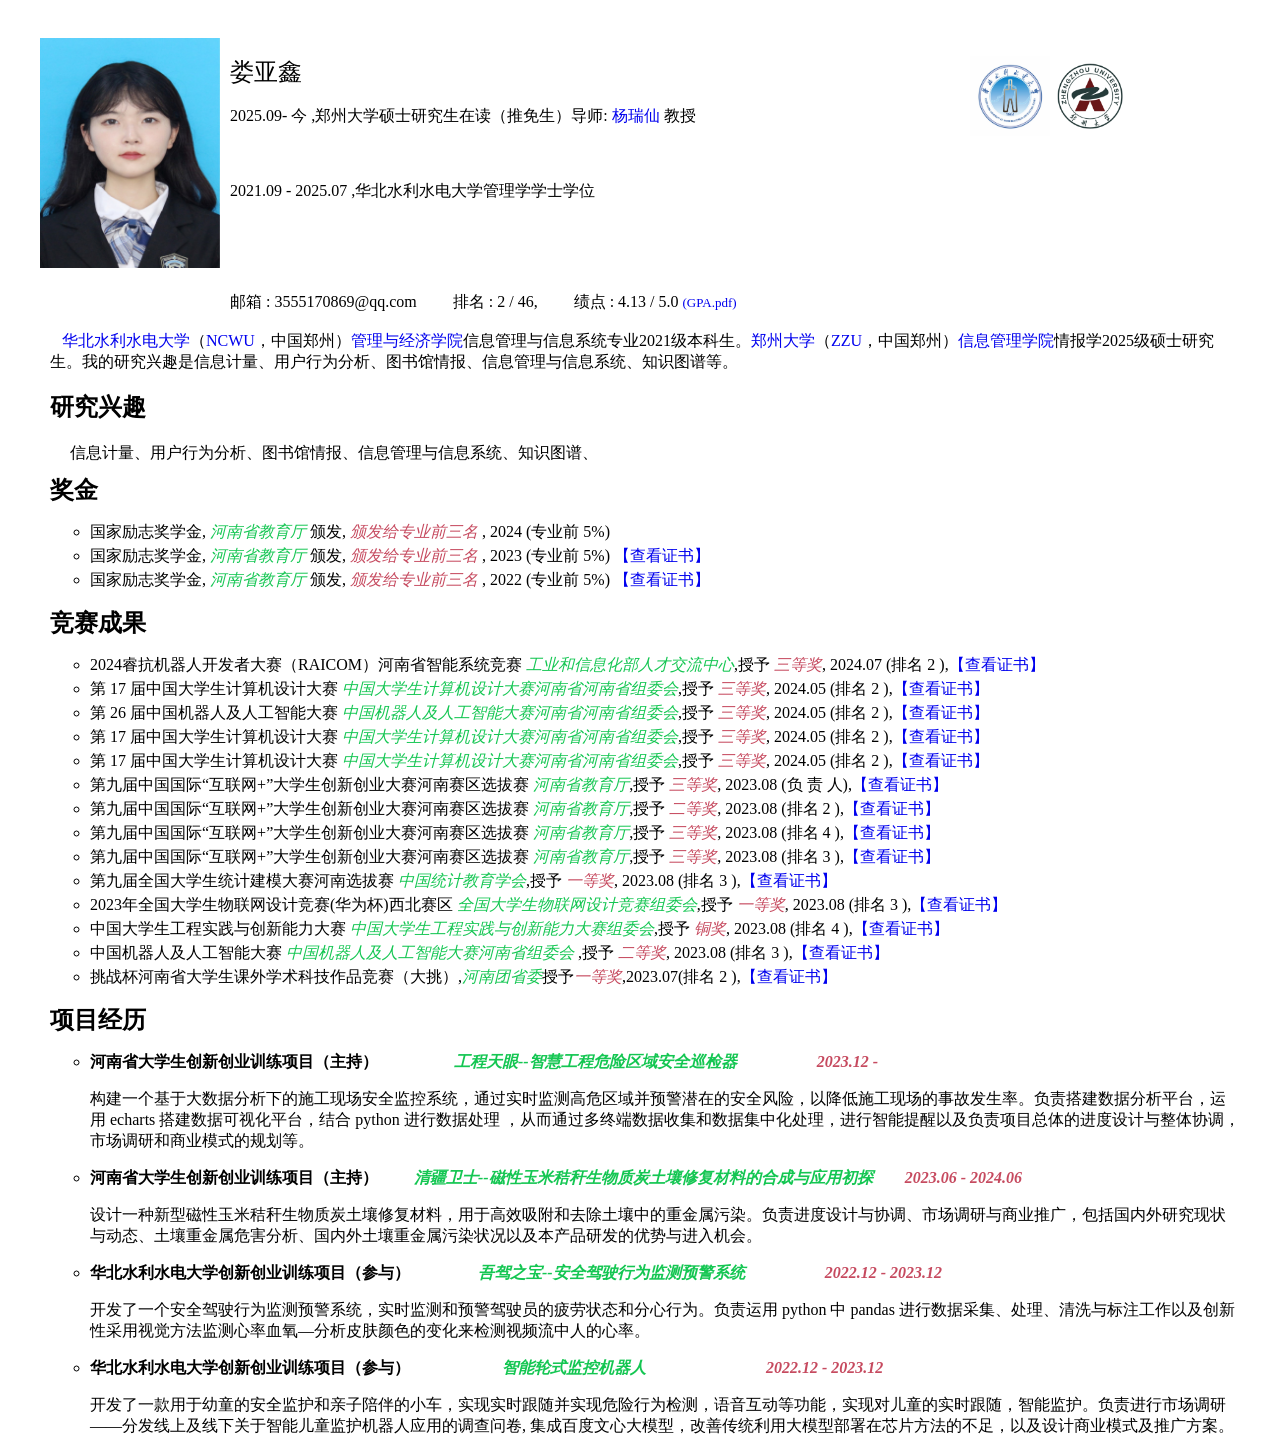
<file: louyaxin-CN.html>
<html>

<head>
    <script type="text/javascript">

        function display(id){
            var traget=document.getElementById(id);
            if(traget.style.display==="none"){
                traget.style.display="";
            }else{
                traget.style.display="none";
          }
       }
    </script>
    <style type="text/css">
        body{text-align:center;font-family:"楷体"}
        a{text-decoration:none}
        a:hover{ color:#F00}
        /* div{float:left} */
        li { margin-top:3px;}
    </style>
    <title> LOU Yaxin </title>
</head>

<body>
    <div align="center">
        <div style="width:1200px; height:250px; padding-top: 30px;">
            <div style="float: left;">
                <img src="data/LYX/娄亚鑫.jpg" height="230px" width="180px" />
            </div>
            <div style="width:900px; height:auto; padding-left: 10px; float: left; text-align: left;">
                <br />
                <font size="5px">娄亚鑫</font>
<!--                 <font size="2px"> <a href="https://gosling123456.github.io/lYX_CN.html"><font face="Times New Roman">(EN ➩)</font></a></font> -->
                
                <a href="https://www.zzu.edu.cn" target="_blank">
                        <img src="./data/LYX/ZZU.png" alt="郑大校徽" style="width:80px; height:80px; float:right;">
                    </a>
                <a href="https://ncwu.edu.cn/" target="_blank">
                        <img src="./data/GSL/NCWU.jpg" alt="华水校徽" style="width:80px; height:80px; float:right;">
                    </a>
                <br />
                <br />
                <font face="Times New Roman">2025.09- </font>今 ,郑州大学硕士研究生在读（推免生）导师:&nbsp<a href="https://www5.zzu.edu.cn/xxgl/info/1238/5054.htm">杨瑞仙</a> 教授
                <br />
                <br />
                <br />
                <br />
                <font face="Times New Roman">2021.09 - 2025.07</font> ,华北水利水电大学管理学学士学位<!-- <a href="./data/Articles/Undergraduate.pdf">【学位论文】</a> -->
                <br />
                <br />
                <br />
                <br />
                <br />
                <br />


                邮箱<font face="Times New Roman">&nbsp: 3555170869@qq.com</font>  &nbsp &nbsp &nbsp &nbsp
<!--                <br />-->
                排名<font face="Times New Roman">&nbsp: 2 / 46</font>, &nbsp &nbsp &nbsp &nbsp
<!--                <br />-->
                绩点<font face="Times New Roman"> : 4.13 / 5.0</font>
                <font size="2px"> <a href="data/LYX/louyaxin_score.pdf"><font face="Times New Roman">(GPA.pdf)</font></a></font>


                <br />
                <br />

<!--                <a href="https://github.com/gosling123456">[<font face="Times New Roman">Github</font>主页]</font></a>  &nbsp &nbsp   <a href="https://blog.csdn.net/qq_54932411">[<font face="Times New Roman">CSDN</font>主页</font>]</a>  &nbsp <a href="data/CV-CN.pdf"> &nbsp [简历 (如果您有意向招收我为实习生或硕士研究生)]</a>  &nbsp &nbsp &nbsp &nbsp </a>-->
            </div>
        </div>

        <!-- border:1px solid #113322; -->
        <div style="width:1200px; height:auto; padding-top: 10px;">
            <div style="width:1190px; height:auto; float: left; text-align: left; padding-left: 10px; ">
                &nbsp &nbsp<a href="https://ncwu.edu.cn/">华北水利水电大学</a>（<a href="https://ncwu.edu.cn/"><font face="Times New Roman">NCWU</font></a>，中国郑州）<a href="https://www2.ncwu.edu.cn/guanjing/">管理与经济学院</a>信息管理与信息系统专业<font face="Times New Roman">2021</font>级本科生。<a href="https://www.zzu.edu.cn/">郑州大学</a>（<a href="https://www.zzu.edu.cn/"><font face="Times New Roman">ZZU</font></a>，中国郑州）<a href="https://www5.zzu.edu.cn/xxgl/">信息管理学院</a>情报学<font face="Times New Roman">2025</font>级硕士研究生。我的研究兴趣是信息计量、用户行为分析、图书馆情报、信息管理与信息系统、知识图谱等。

            </div>
        </div>
<!-- 研究领域 -->
        <div style="width:1200px; height:auto; padding-top: 10px;">
            <div style="width:800px; height:auto; float: left; text-align: left; padding-left: 10px;">
                <br>
                <font size="5px"><b>研究兴趣</b></font>
            </div>
            <div style="width:1190px; height:auto; float: left; text-align: left; padding-left: 30px; padding-top: 20px;">
                信息计量、用户行为分析、图书馆情报、信息管理与信息系统、知识图谱、
            </div>
            <div style="width:1190px; height:auto; float: left; text-align: left; padding-left: 30px; padding-top: 10px;">
            </div>
        </div>

<!-- 获得的奖助学金 -->
        <div style="width:1200px; height:auto; padding-top: 10px;">
            <div style="width:800px; height:auto; float: left; text-align: left; padding-left: 10px;">
                <font size="5px"><b>奖金</b></font>
            </div>
            <div style="width:1190px;  height:auto; float: left; text-align: left; padding-left: 10px;">
                <ul type="circle">
                    <li>  国家励志奖学金, <i><font color="#14C652"> 河南省教育厅 </font></i>颁发, <i><font color="#C64A5F"> 颁发给专业前三名 </font></i>, <font face="Times New Roman">2024</font> (专业前 <font face="Times New Roman">5</font>%) </li>
                    <li>  国家励志奖学金, <i><font color="#14C652"> 河南省教育厅 </font></i>颁发, <i><font color="#C64A5F"> 颁发给专业前三名 </font></i>, <font face="Times New Roman">2023</font> (专业前 <font face="Times New Roman">5</font>%) <a href="./data/LYX/国家励志奖学金2022.pdf">【查看证书】</a></li>
                    <li>  国家励志奖学金, <i><font color="#14C652"> 河南省教育厅 </font></i>颁发, <i><font color="#C64A5F"> 颁发给专业前三名 </font></i>, <font face="Times New Roman">2022</font> (专业前 <font face="Times New Roman">5</font>%) <a href="./data/LYX/国家励志奖学金2021.pdf">【查看证书】</a></li>
                </ul>
            </div>
        </div>
<!-- 获得的奖项 -->
        <div style="width:1200px; height:auto; padding-top: 10px;">
            <div style="width:800px; height:auto; float: left; text-align: left; padding-left: 10px;">
                <font size="5px"><b>竞赛成果</b></font>
            </div>
            <div style="width:1190px; height:auto; float: left; text-align: left; padding-left: 10px;">
                <ul type="circle">
<!--    2023年8月                -->
                    <li>  <font face="Times New Roman">2024</font>睿抗机器人开发者大赛（<font face="Times New Roman">RAICOM</font>）河南省智能系统竞赛 <i><font color="#14C652">工业和信息化部人才交流中心</font></i>,授予  <i><font color="#C64A5F">三等奖</font></i>, <font face="Times New Roman">2024.07</font> (排名<font face="Times New Roman"> 2 </font>),<a href="./data/LYX/2024睿抗机器人开发者大赛河南省3.pdf">【查看证书】</a></li>
                    <li>  第 <font face="Times New Roman">17</font> 届中国大学生计算机设计大赛 <i><font color="#14C652">中国大学生计算机设计大赛河南省河南省组委会</font></i>,授予  <i><font color="#C64A5F">三等奖</font></i>, <font face="Times New Roman">2024.05</font> (排名<font face="Times New Roman"> 2 </font>),<a href="./data/LYX/中国大学生计算机设计大赛河南省3.pdf">【查看证书】</a></li>
                    <li>  第 <font face="Times New Roman">26</font> 届中国机器人及人工智能大赛 <i><font color="#14C652">中国机器人及人工智能大赛河南省河南省组委会</font></i>,授予  <i><font color="#C64A5F">三等奖</font></i>, <font face="Times New Roman">2024.05</font> (排名<font face="Times New Roman"> 2 </font>),<a href="./data/LYX/中国机器人及人工智能大赛河南省3.pdf">【查看证书】</a></li>
                    <li>  第 <font face="Times New Roman">17</font> 届中国大学生计算机设计大赛 <i><font color="#14C652">中国大学生计算机设计大赛河南省河南省组委会</font></i>,授予  <i><font color="#C64A5F">三等奖</font></i>, <font face="Times New Roman">2024.05</font> (排名<font face="Times New Roman"> 2 </font>),<a href="./data/LYX/第17届中国大学生计算机设计大赛河南省级赛3等奖.pdf">【查看证书】</a></li>
                    <li>  第 <font face="Times New Roman">17</font> 届中国大学生计算机设计大赛 <i><font color="#14C652">中国大学生计算机设计大赛河南省河南省组委会</font></i>,授予  <i><font color="#C64A5F">三等奖</font></i>, <font face="Times New Roman">2024.05</font> (排名<font face="Times New Roman"> 2 </font>),<a href="./data/LYX/第17届中国大学生计算机设计大赛河南省级赛3等奖_1.pdf">【查看证书】</a></li>
                    <li>  第九届中国国际“互联网+”大学生创新创业大赛河南赛区选拔赛 <i><font color="#14C652">河南省教育厅</font></i>,授予  <i><font color="#C64A5F">三等奖</font></i>, <font face="Times New Roman">2023.08</font> (负 责 人),<a href="./data/LYX/互联网+省二.pdf">【查看证书】</a></li>
                    <li>  第九届中国国际“互联网+”大学生创新创业大赛河南赛区选拔赛 <i><font color="#14C652">河南省教育厅</font></i>,授予  <i><font color="#C64A5F">二等奖</font></i>, <font face="Times New Roman">2023.08</font> (排名<font face="Times New Roman"> 2 </font>),<a href="./data/LYX/互联网+省二_1.pdf">【查看证书】</a></li>
                    <li>  第九届中国国际“互联网+”大学生创新创业大赛河南赛区选拔赛 <i><font color="#14C652">河南省教育厅</font></i>,授予  <i><font color="#C64A5F">三等奖</font></i>, <font face="Times New Roman">2023.08</font> (排名<font face="Times New Roman"> 4 </font>),<a href="./data/LYX/互联网+省三.pdf">【查看证书】</a></li>
                    <li>  第九届中国国际“互联网+”大学生创新创业大赛河南赛区选拔赛 <i><font color="#14C652">河南省教育厅</font></i>,授予  <i><font color="#C64A5F">三等奖</font></i>, <font face="Times New Roman">2023.08</font> (排名<font face="Times New Roman"> 3 </font>),<a href="./data/LYX/互联网+省三_1.pdf">【查看证书】</a></li>
                    <li>  第九届全国大学生统计建模大赛河南选拔赛 <i><font color="#14C652">中国统计教育学会</font></i>,授予  <i><font color="#C64A5F">一等奖</font></i>, <font face="Times New Roman">2023.08</font> (排名<font face="Times New Roman"> 3 </font>),<a href="./data/LYX/全国大学生统计建模大赛_1.pdf">【查看证书】</a></li>
                    <li>  <font face="Times New Roman">2023</font>年全国大学生物联网设计竞赛(华为杯)西北赛区 <i><font color="#14C652">全国大学生物联网设计竞赛组委会</font></i>,授予  <i><font color="#C64A5F">一等奖</font></i>, <font face="Times New Roman">2023.08</font> (排名<font face="Times New Roman"> 3 </font>),<a href="./data/LYX/全国大学生物联网设计竞赛.pdf">【查看证书】</a></li>
                    <li>  中国大学生工程实践与创新能力大赛 <i><font color="#14C652">中国大学生工程实践与创新能力大赛组委会</font></i>,授予  <i><font color="#C64A5F">铜奖</font></i>, <font face="Times New Roman">2023.08</font> (排名<font face="Times New Roman"> 4 </font>),<a href="./data/LYX/中国大学生工程实践与创新能力大赛.pdf">【查看证书】</a></li>
                    <li>  中国机器人及人工智能大赛 <i><font color="#14C652"> 中国机器人及人工智能大赛河南省组委会 </font></i>,授予  <i><font color="#C64A5F">二等奖</font></i>, <font face="Times New Roman">2023.08</font> (排名<font face="Times New Roman"> 3 </font>),<a href="./data/LYX/中国机器人及人工智能大赛省二.pdf">【查看证书】</a></li><!--    2023年7月                -->
                    <li>  挑战杯河南省大学生课外学术科技作品竞赛（大挑）,<i><font color="#14C652">河南团省委</font></i>授予<i><font color="#C64A5F">一等奖</font></i>,<font face="Times New Roman">2023.07</font>(排名<font face="Times New Roman"> 2 </font>),<a href="./data/LYX/2023挑战杯省一.pdf">【查看证书】</a></li>
<!--    2023年6月                 -->
                </ul>
            </div>
        </div>

<!-- 科研成果-->
      <div style="width:1200px; height:auto; padding-top: 10px;">
            <div style="width:800px; height:auto; float: left; text-align: left; padding-left: 10px;">
                <font size="5px"><b>项目经历</b></font>
            </div>
            <div style="width:1190px; height:auto; float: left; text-align: left; padding-left: 10px;">
                <ul type="circle">
                    <li>  <strong>河南省大学生创新创业训练项目（主持）</strong> &nbsp &nbsp &nbsp &nbsp &nbsp &nbsp &nbsp &nbsp &nbsp <strong><i><font color="#14C652">工程天眼--智慧工程危险区域安全巡检器</font></i></strong> &nbsp &nbsp &nbsp &nbsp &nbsp &nbsp &nbsp &nbsp &nbsp &nbsp<i><strong><font color="#C64A5F" face="Times New Roman">2023.12 -  </font></strong></i></li>
                    <p>构建一个基于大数据分析下的施工现场安全监控系统，通过实时监测高危区域并预警潜在的安全风险，以降低施工现场的事故发生率。负责搭建数据分析平台，运用 <font face="Times New Roman">echarts</font> 搭建数据可视化平台，结合 <font face="Times New Roman">python</font> 进行数据处理 ，从而通过多终端数据收集和数据集中化处理，进行智能提醒以及负责项目总体的进度设计与整体协调，市场调研和商业模式的规划等。</p>

                    <li>  <strong>河南省大学生创新创业训练项目（主持）</strong> &nbsp &nbsp &nbsp &nbsp <strong><i><font color="#14C652">清疆卫士--磁性玉米秸秆生物质炭土壤修复材料的合成与应用初探</font></i></strong>&nbsp &nbsp &nbsp &nbsp <i><strong><font color="#C64A5F" face="Times New Roman">2023.06 - 2024.06 </font></strong></i></li>
                    <p>设计一种新型磁性玉米秸秆生物质炭土壤修复材料，用于高效吸附和去除土壤中的重金属污染。负责进度设计与协调、市场调研与商业推广，包括国内外研究现状与动态、土壤重金属危害分析、国内外土壤重金属污染状况以及本产品研发的优势与进入机会。</p>

                    <li>  <strong>华北水利水电大学创新创业训练项目（参与）</strong> &nbsp &nbsp &nbsp &nbsp &nbsp &nbsp &nbsp &nbsp <strong><i><font color="#14C652">吾驾之宝--安全驾驶行为监测预警系统</font></i></strong> &nbsp &nbsp &nbsp &nbsp &nbsp &nbsp &nbsp &nbsp &nbsp &nbsp<i><strong><font color="#C64A5F" face="Times New Roman">2022.12 - 2023.12 </font></strong></i></li>
                    <p>开发了一个安全驾驶行为监测预警系统，实时监测和预警驾驶员的疲劳状态和分心行为。负责运用 <font face="Times New Roman">python</font> 中 <font face="Times New Roman">pandas</font> 进行数据采集、处理、清洗与标注工作以及创新性采用视觉方法监测心率血氧—分析皮肤颜色的变化来检测视频流中人的心率。</p>

                    <li>  <strong>华北水利水电大学创新创业训练项目（参与）</strong> &nbsp &nbsp &nbsp &nbsp &nbsp &nbsp &nbsp &nbsp &nbsp &nbsp &nbsp<strong><i><font color="#14C652"> 智能轮式监控机器人 </font></i></strong>&nbsp &nbsp &nbsp &nbsp &nbsp &nbsp &nbsp &nbsp &nbsp &nbsp &nbsp &nbsp &nbsp &nbsp &nbsp<i><strong><font color="#C64A5F" face="Times New Roman">2022.12 - 2023.12 </font></strong></i></li>
                    <p>开发了一款用于幼童的安全监护和亲子陪伴的小车，实现实时跟随并实现危险行为检测，语音互动等功能，实现对儿童的实时跟随，智能监护。负责进行市场调研——分发线上及线下关于智能儿童监护机器人应用的调查问卷, 集成百度文心大模型，改善传统利用大模型部署在芯片方法的不足，以及设计商业模式及推广方案。</p>

                </ul>
            </div>
        </div>
    </div>
</body>
</html>
</file>
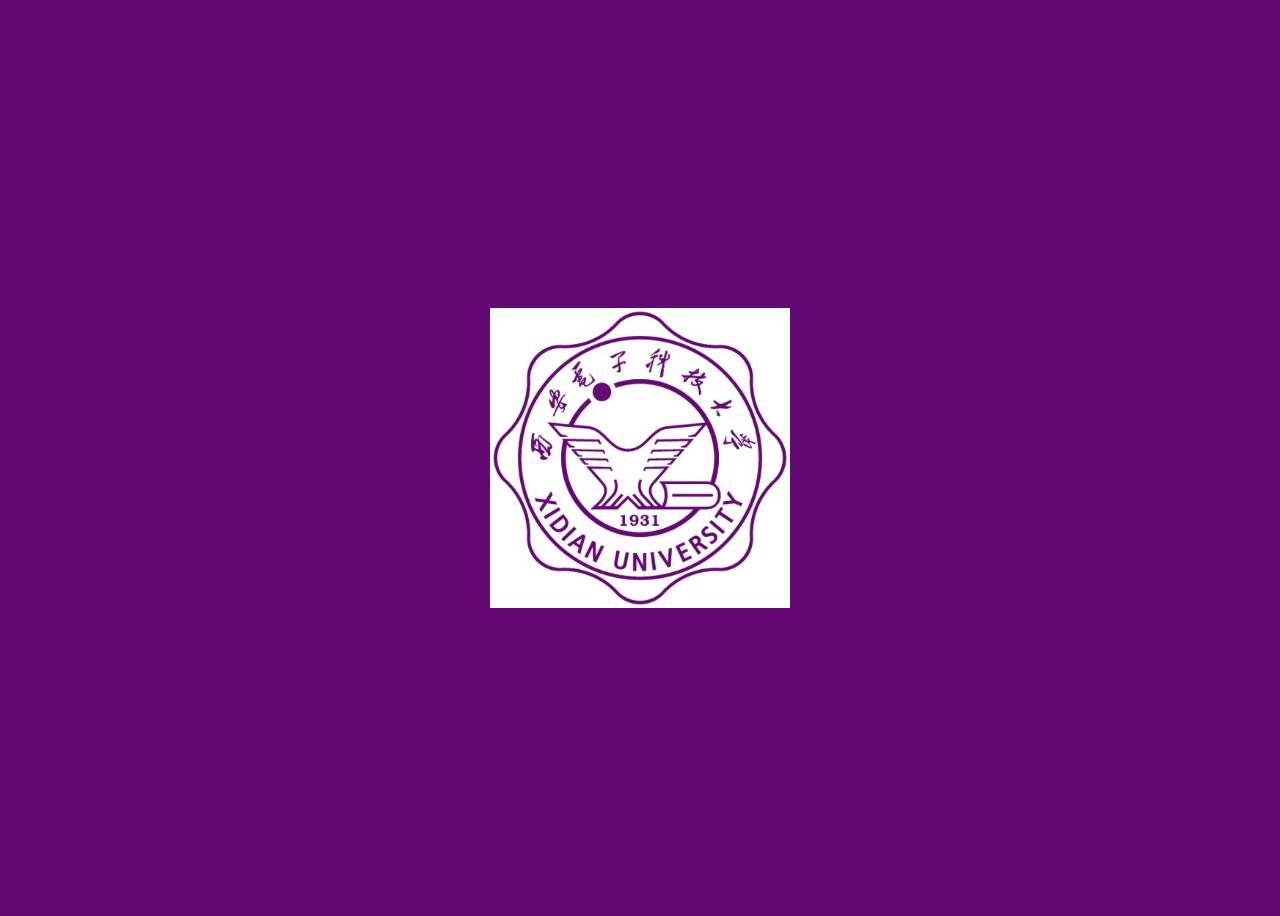
<file: myspace.html>
<!--<!DOCTYPE html>-->
<!--<html lang="en">-->
<!--<head>-->
<!--    <meta charset="UTF-8">-->
<!--    <meta name="viewport" content="width=device-width, initial-scale=1.0">-->
<!--    <title>沿Y轴旋转的镜像图片</title>-->
<!--    <style>-->
<!--        body {-->
<!--            background-color: rgb(100,8,116);-->
<!--            display: flex;-->
<!--            justify-content: center;-->
<!--            align-items: center;-->
<!--            height: 100vh;-->
<!--            /*background-color: #f0f0f0;*/-->
<!--            perspective: 1000px; /* 添加透视效果 */-->
<!--        }-->
<!--        .container {-->
<!--            position: relative;-->
<!--            width: 300px; /* 根据需要调整容器大小 */-->
<!--            height: 300px; /* 根据需要调整容器大小 */-->
<!--            transform-style: preserve-3d; /* 保持3D效果 */-->
<!--            animation: rotation 5s infinite linear;-->
<!--        }-->
<!--        @keyframes rotation {-->
<!--            from {-->
<!--                transform: rotateY(0deg);-->
<!--            }-->
<!--            to {-->
<!--                transform: rotateY(360deg);-->
<!--            }-->
<!--        }-->
<!--        img {-->
<!--            width: 100%; /* 让图片填满容器 */-->
<!--            height: auto;-->
<!--            backface-visibility: hidden; /* 隐藏背面 */-->
<!--            position: absolute; /* 绝对定位 */-->
<!--            top: 0;-->
<!--            left: 0;-->
<!--        }-->
<!--        .mirror {-->
<!--            transform: rotateY(180deg); /* 镜像处理 */-->
<!--        }-->
<!--    </style>-->
<!--</head>-->
<!--<body>-->
<!--    <div class="container">-->
<!--        <img src="XD.jpg" alt="旋转图片">-->
<!--        <img src="XD.jpg" alt="镜像图片" class="mirror"> &lt;!&ndash; 镜像图片 &ndash;&gt;-->
<!--    </div>-->

<!--    <script>-->
<!--        // 可以在这里添加更多的 JavaScript 功能（如果需要）-->
<!--    </script>-->
<!--</body>-->
<!--</html>-->
<!DOCTYPE html>
<html lang="en">
<head>
    <meta charset="UTF-8">
    <meta name="viewport" content="width=device-width, initial-scale=1.0">
    <title>GAO Shulin's Space</title>
    <style>
        body {
            background-color: rgb(100,8,116);
            display: flex;
            justify-content: center;
            align-items: center;
            height: 100vh;
            perspective: 1000px; /* 添加透视效果 */
        }
        .container {
            position: relative;
            width: 300px; /* 根据需要调整容器大小 */
            height: 300px; /* 根据需要调整容器大小 */
            transform-style: preserve-3d; /* 保持3D效果 */
            animation: rotation 5s infinite linear;
        }
        @keyframes rotation {
            from {
                transform: rotateY(0deg);
            }
            to {
                transform: rotateY(360deg);
            }
        }
        img {
            width: 100%; /* 让图片填满容器 */
            height: auto;
            backface-visibility: hidden; /* 隐藏背面 */
            position: absolute; /* 绝对定位 */
            top: 0;
            left: 0;
        }
        .mirror {
            transform: rotateY(180deg); /* 镜像处理 */
        }
    </style>
</head>
<body onclick="window.location.href='https://gosling123456.github.io/'">
    <div class="container">
        <img src="./data/GSL/XD.jpg" alt="旋转图片">
        <img src="./data/GSL/XD.jpg" alt="镜像图片" class="mirror"> <!-- 镜像图片 -->
    </div>

    <script>
        // 可以在这里添加更多的 JavaScript 功能（如果需要）
    </script>
</body>
</html>
</file>
<file: styles.css>
:root {
  --ink: #20252b;
  --muted: #5c6670;
  --line: #d6dce2;
  --soft: #f5f7f9;
  --navy: #12395b;
  --blue: #205d8f;
  --gold: #b77a24;
  --max: 1080px;
}

* { box-sizing: border-box; }

html {
  scroll-behavior: smooth;
  scroll-padding-top: 78px;
}

body {
  margin: 0;
  color: var(--ink);
  background: #fff;
  font-family: "Times New Roman", KaiTi, "STKaiti", serif;
  font-size: 15.5px;
  line-height: 1.65;
  -webkit-font-smoothing: antialiased;
}

a {
  color: var(--blue);
  text-decoration: none;
}

a:hover { text-decoration: underline; }

.skip-link {
  position: fixed;
  top: -60px;
  left: 16px;
  z-index: 1000;
  padding: 9px 13px;
  color: #fff;
  background: var(--navy);
}

.skip-link:focus { top: 12px; }

.site-header {
  position: sticky;
  top: 0;
  z-index: 100;
  border-bottom: 1px solid #cfd6dc;
  background: rgba(255, 255, 255, 0.97);
}

.nav {
  width: min(calc(100% - 36px), var(--max));
  min-height: 62px;
  margin: 0 auto;
  display: flex;
  align-items: center;
  justify-content: space-between;
  gap: 26px;
}

.brand {
  color: var(--navy);
  font-family: "Times New Roman", KaiTi, "STKaiti", serif;
  font-size: 1.15rem;
  font-weight: 700;
  letter-spacing: 0.01em;
  white-space: nowrap;
}

.brand:hover { text-decoration: none; }

.nav-links {
  display: flex;
  align-items: center;
  justify-content: flex-end;
  gap: 21px;
  overflow-x: auto;
  scrollbar-width: none;
}

.nav-links::-webkit-scrollbar { display: none; }

.nav-links a {
  color: #36424c;
  font-size: 0.88rem;
  font-weight: 600;
  white-space: nowrap;
}

.nav-links a:hover { color: var(--blue); }

.language-link {
  padding-left: 19px;
  border-left: 1px solid var(--line);
}

.hero {
  border-bottom: 1px solid var(--line);
  background:
    radial-gradient(circle at 85% 15%, rgba(35, 95, 155, 0.12), transparent 25%),
    linear-gradient(180deg, #f8fafc 0%, #fff 100%);
}

.hero-inner {
  position: relative;
  width: min(calc(100% - 36px), var(--max));
  margin: 0 auto;
  padding: 76px 0 66px;
  display: grid;
  grid-template-columns: 220px minmax(0, 1fr);
  gap: 58px;
  align-items: center;
}

.hero-copy {
  min-width: 0;
  padding-right: 176px;
}

.university-marks {
  position: absolute;
  top: 46px;
  right: 0;
  display: flex;
  align-items: center;
  gap: 10px;
}

.university-mark {
  width: 82px;
  height: 82px;
  object-fit: contain;
  opacity: 0.9;
  mix-blend-mode: multiply;
}

.portrait {
  width: 220px;
  aspect-ratio: 3 / 4;
  object-fit: cover;
  border: 1px solid var(--line);
  border-radius: 8px;
  box-shadow: 0 18px 42px rgba(18, 32, 51, 0.14);
}

.eyebrow {
  margin: 0 0 4px;
  color: var(--blue);
  font-size: 0.76rem;
  font-weight: 700;
  letter-spacing: 0.08em;
  text-transform: uppercase;
}

h1,
h2,
h3 {
  font-family: "Times New Roman", KaiTi, "STKaiti", serif;
}

h1 {
  margin: 0;
  color: var(--navy);
  font-size: clamp(2.55rem, 5vw, 4.35rem);
  line-height: 1.05;
  letter-spacing: -0.035em;
}

.role {
  margin: 14px 0 18px;
  color: #384a59;
  font-family: "Times New Roman", KaiTi, "STKaiti", serif;
  font-size: 1.28rem;
}

.bio {
  max-width: 750px;
  margin: 0 0 16px;
  color: #404a53;
}

.education-summary {
  margin: 16px 0 18px;
  padding: 12px 0;
  border-top: 1px solid var(--line);
  border-bottom: 1px solid var(--line);
}

.education-row {
  display: grid;
  grid-template-columns: 132px minmax(0, 1fr);
  gap: 14px;
  padding: 3px 0;
}

.education-date {
  color: var(--muted);
  font-variant-numeric: tabular-nums;
  white-space: nowrap;
}

.profile-links {
  margin-top: 22px;
  display: flex;
  flex-wrap: wrap;
  gap: 10px;
}

.profile-links a {
  display: inline-flex;
  align-items: center;
  min-height: 38px;
  padding: 7px 13px;
  border: 1px solid #cfd8e3;
  border-radius: 999px;
  color: var(--navy);
  background: #fff;
  font-size: 0.88rem;
  font-weight: 700;
  text-decoration: none;
  transition: transform 160ms ease, border-color 160ms ease, color 160ms ease;
}

.profile-links a:hover {
  transform: translateY(-1px);
  border-color: var(--blue);
  color: var(--blue);
  text-decoration: none;
}

main {
  width: min(calc(100% - 36px), var(--max));
  margin: 0 auto;
}

.section {
  padding: 44px 0;
  border-bottom: 1px solid var(--line);
}

.section:last-child { border-bottom: 0; }

.section-heading {
  margin-bottom: 22px;
  padding-bottom: 9px;
  border-bottom: 2px solid var(--navy);
}

.section-heading > div {
  display: block;
}

.section-index { display: none; }

h2 {
  margin: 0;
  color: var(--navy);
  font-size: 1.62rem;
  line-height: 1.25;
}

.section-intro {
  display: none;
}

#research { padding: 44px 0; }

#research .section-heading {
  margin-bottom: 22px;
  padding-bottom: 9px;
  border-bottom: 2px solid var(--navy);
}

#research .section-index,
#research .section-intro { display: none; }

#research h2 { font-size: 1.62rem; }

#research .content-offset { margin-left: 0; }

.content-offset { margin-left: 0; }

.interest-grid {
  display: grid;
  grid-template-columns: repeat(4, minmax(0, 1fr));
  gap: 22px;
}

.interest-card {
  min-height: 118px;
  padding: 20px;
  border: 1px solid var(--line);
  border-radius: 10px;
  background: var(--soft);
  transition: transform 180ms ease, border-color 180ms ease, box-shadow 180ms ease, background-color 180ms ease;
}

.interest-card strong {
  display: block;
  margin-bottom: 6px;
  color: var(--navy);
  font-family: "Times New Roman", KaiTi, "STKaiti", serif;
  font-size: 1.35rem;
}

.interest-card span {
  color: var(--muted);
  font-size: 0.9rem;
}

.item-list {
  list-style: none;
  margin: 0;
  padding: 0;
  display: grid;
  gap: 14px;
}

.item-list > .item {
  position: relative;
  padding-left: 20px;
}

.item {
  position: relative;
  padding: 17px 136px 17px 20px;
  border: 1px solid var(--line);
  border-left: 3px solid var(--navy);
  border-radius: 8px;
  background: var(--soft);
  transition: transform 180ms ease, border-color 180ms ease, box-shadow 180ms ease, background-color 180ms ease;
}

.item:first-child {
  padding-top: 17px;
}

.item-list > .item { padding-right: 136px; }

.item-meta {
  display: flex;
  justify-content: flex-start;
  gap: 16px;
  margin-bottom: 2px;
  color: var(--blue);
  font-size: 0.76rem;
  font-weight: 700;
  letter-spacing: 0.035em;
  text-transform: uppercase;
}

.item > .item-meta time {
  position: absolute;
  top: 17px;
  right: 18px;
  width: 104px;
  text-align: right;
}

.item h3 {
  margin: 0 0 4px;
  color: #20252b;
  font-size: 1.08rem;
  line-height: 1.42;
}

.item p {
  margin: 3px 0;
  color: #4d5861;
}

.authors,
.venue { font-size: 0.9rem; }

.venue { font-style: italic; }

.paper-links {
  position: absolute;
  top: 39px;
  right: 18px;
  width: 104px;
  margin: 0 !important;
  text-align: right;
}

.paper-links a {
  display: block;
  margin: 0 0 3px;
  font-size: 0.86rem;
  font-weight: 600;
  white-space: nowrap;
}

.section-heading-spaced { margin-top: 38px; }

.ip-list {
  display: grid;
  gap: 14px;
}

.project-grid {
  display: grid;
  gap: 14px;
}

.project-card {
  position: relative;
  padding: 17px 18px 16px 20px;
  display: grid;
  grid-template-columns: minmax(250px, 0.9fr) minmax(0, 1.45fr);
  grid-template-rows: auto auto;
  column-gap: 34px;
  row-gap: 4px;
  border: 1px solid var(--line);
  border-left: 3px solid var(--navy);
  border-radius: 8px;
  background: var(--soft);
  transition: transform 180ms ease, border-color 180ms ease, box-shadow 180ms ease, background-color 180ms ease;
}

.project-card h3 {
  grid-column: 1;
  margin: 4px 0 0;
  color: var(--navy);
  font-size: 1.08rem;
  line-height: 1.4;
}

.project-card p {
  grid-column: 2;
  grid-row: 1;
  align-self: end;
  margin: 0;
  color: #4e5962;
  font-size: 0.93rem;
}

.project-card .project-type {
  grid-column: 1;
  color: var(--muted);
  font-size: 0.75rem;
  font-weight: 700;
  letter-spacing: 0.025em;
  text-transform: uppercase;
}

.project-card .item-meta {
  grid-column: 2;
  grid-row: 2;
  margin-top: 8px;
  padding-top: 8px;
  border-top: 1px dotted #c8cfd5;
}

.experience-list {
  display: grid;
  gap: 12px;
}

.experience-row {
  padding: 15px 18px;
  display: grid;
  grid-template-columns: minmax(0, 1fr) auto;
  gap: 24px;
  align-items: center;
  border: 1px solid var(--line);
  border-left: 3px solid var(--navy);
  border-radius: 8px;
  background: var(--soft);
  transition: transform 180ms ease, border-color 180ms ease, box-shadow 180ms ease, background-color 180ms ease;
}

@media (hover: hover) {
  .interest-card:hover,
  #publications .item:hover,
  .project-card:hover,
  .experience-row:hover {
    transform: translateY(-3px);
    border-color: #b8c7d6;
    border-left-color: var(--blue);
    background: #fff;
    box-shadow: 0 10px 24px rgba(18, 57, 91, 0.1);
  }
}

.experience-row h3 {
  margin: 0;
  font-size: 1.08rem;
}

.experience-row p,
.experience-row time {
  margin: 1px 0 0;
  color: var(--muted);
  font-size: 0.92rem;
}

.experience-row time {
  white-space: nowrap;
  font-weight: 600;
}

.columns {
  display: grid;
  grid-template-columns: 1fr 1fr;
  gap: 48px;
}

.subsection-title {
  margin: 0 0 8px;
  padding-bottom: 7px;
  border-bottom: 1px solid var(--line);
  color: var(--navy);
  font-size: 1.12rem;
}

.compact-list {
  list-style: none;
  margin: 0;
  padding: 0;
}

.compact-list li {
  padding: 10px 0;
  display: grid;
  grid-template-columns: minmax(0, 1fr) auto;
  gap: 15px;
  border-bottom: 1px dotted #ccd2d7;
  font-size: 0.92rem;
}

.compact-list time {
  color: var(--muted);
  white-space: nowrap;
  font-variant-numeric: tabular-nums;
}

footer {
  padding: 28px 16px 38px;
  border-top: 1px solid var(--line);
  color: #6a747d;
  background: var(--soft);
  text-align: center;
  font-size: 0.82rem;
}

@media (max-width: 820px) {
  .nav {
    padding: 11px 0;
    align-items: flex-start;
  }

  .nav-links {
    width: 100%;
    justify-content: flex-start;
  }

  .hero-inner {
    grid-template-columns: 160px minmax(0, 1fr);
    gap: 32px;
  }

  .portrait { width: 160px; }

  .hero-copy { padding-right: 138px; }

  .university-marks {
    top: 54px;
    gap: 8px;
  }

  .university-mark {
    width: 64px;
    height: 64px;
  }

  .project-card {
    grid-template-columns: 1fr;
  }

  .project-card .project-type,
  .project-card h3,
  .project-card p,
  .project-card .item-meta {
    grid-column: 1;
    grid-row: auto;
  }

  .project-card p { margin-top: 8px; }
}

@media (max-width: 600px) {
  html { scroll-padding-top: 108px; }

  .nav {
    width: min(calc(100% - 24px), var(--max));
    display: block;
  }

  .brand {
    display: block;
    margin-bottom: 6px;
  }

  .nav-links { gap: 15px; }

  .language-link {
    padding-left: 0;
    border-left: 0;
  }

  .hero-inner {
    width: min(calc(100% - 32px), var(--max));
    padding: 42px 0 50px;
    grid-template-columns: 1fr;
    gap: 18px;
  }

  .portrait { width: 150px; }

  .hero-copy { padding-right: 0; }

  .university-marks {
    top: 42px;
    gap: 7px;
  }

  .university-mark {
    width: 58px;
    height: 58px;
  }

  h1 { font-size: 2.6rem; }

  .role { font-size: 1rem; }

  .education-row {
    grid-template-columns: 1fr;
    gap: 0;
    padding: 5px 0;
  }

  main { width: min(calc(100% - 32px), var(--max)); }

  .section { padding: 34px 0; }

  #research { padding: 34px 0; }

  .interest-grid {
    grid-template-columns: 1fr 1fr;
    gap: 15px;
  }

  .item-list > .item {
    padding-left: 16px;
  }

  .item,
  .item-list > .item {
    padding-right: 96px;
  }

  .item > .item-meta time,
  .paper-links {
    right: 14px;
    width: 68px;
  }

  .paper-links a { font-size: 0.76rem; }

  .item-meta {
    display: grid;
    grid-template-columns: 1fr auto;
  }

  .experience-row,
  .compact-list li {
    grid-template-columns: 1fr;
    gap: 3px;
  }

  .columns {
    grid-template-columns: 1fr;
    gap: 32px;
  }
}

@media (prefers-reduced-motion: reduce) {
  html { scroll-behavior: auto; }

  .interest-card,
  #publications .item,
  .experience-row {
    transition: none;
  }

  .interest-card:hover,
  #publications .item:hover,
  .experience-row:hover {
    transform: none;
  }
}
</file>
